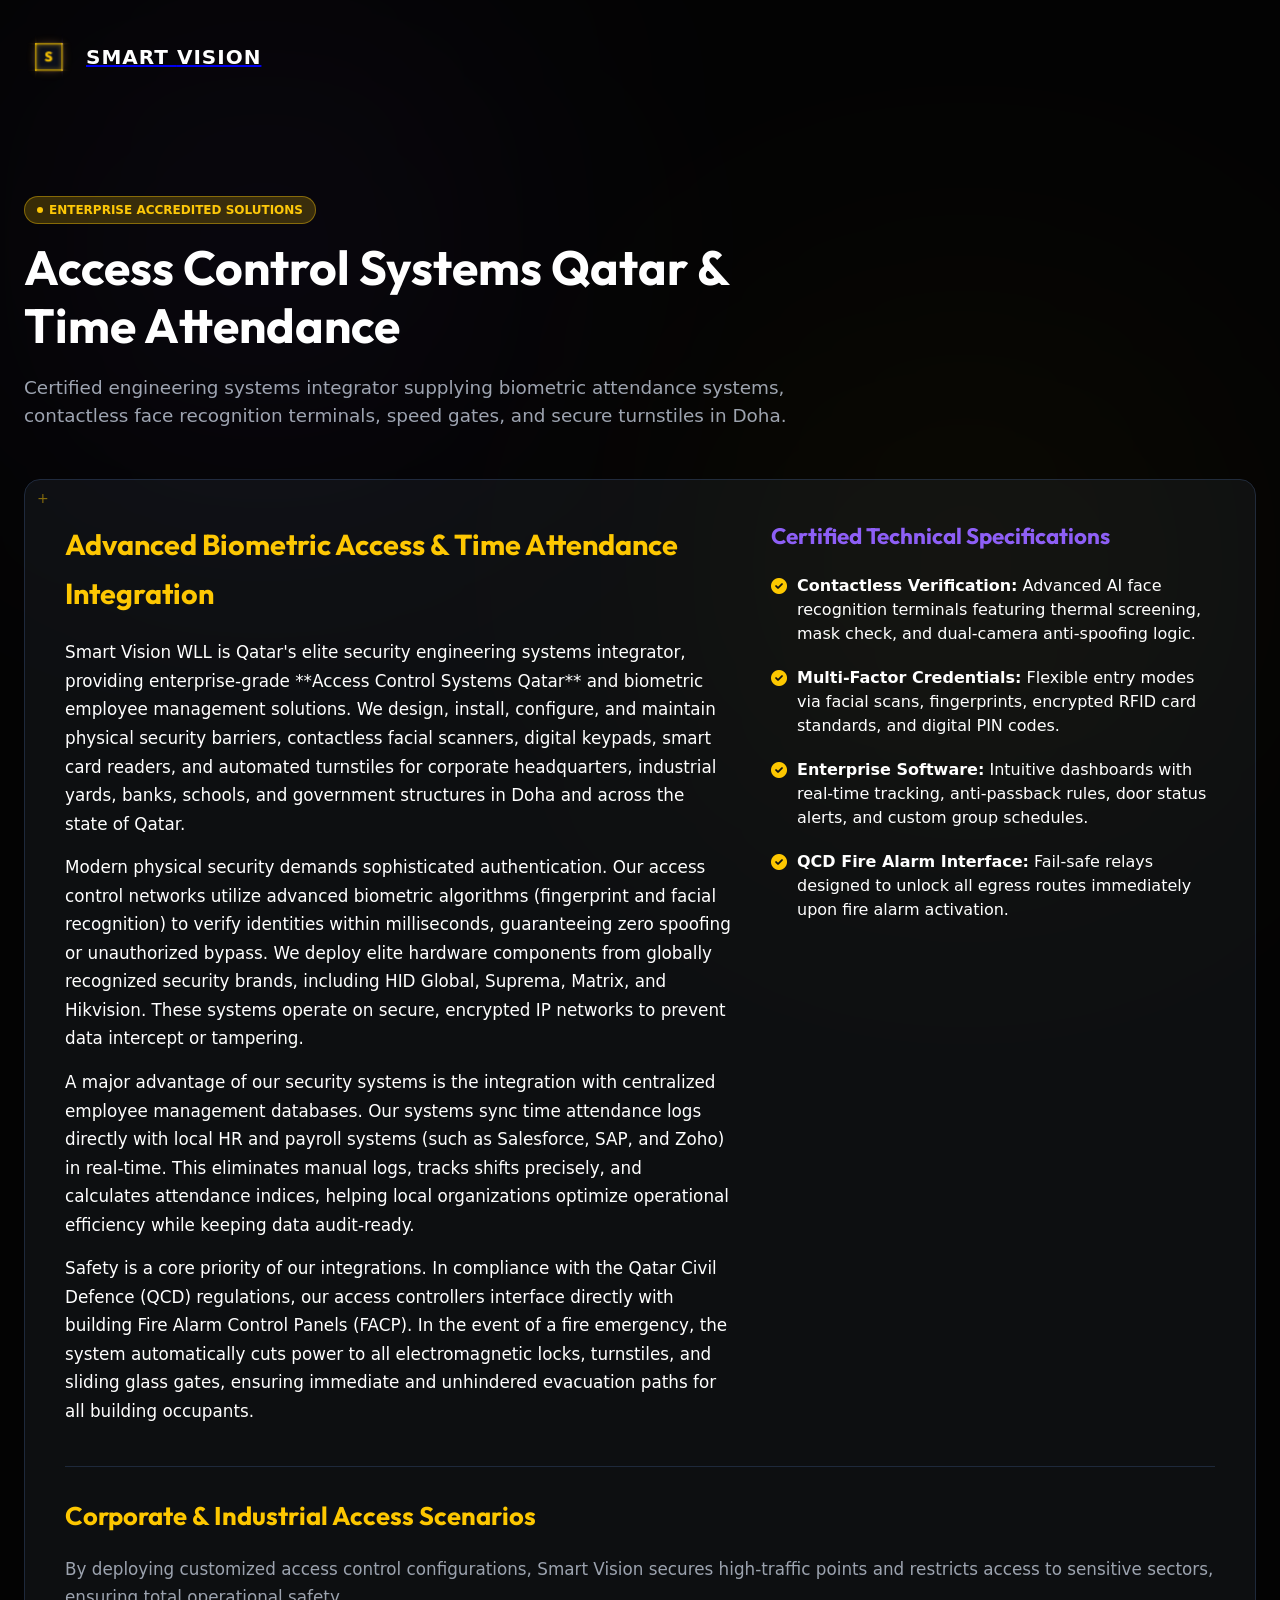
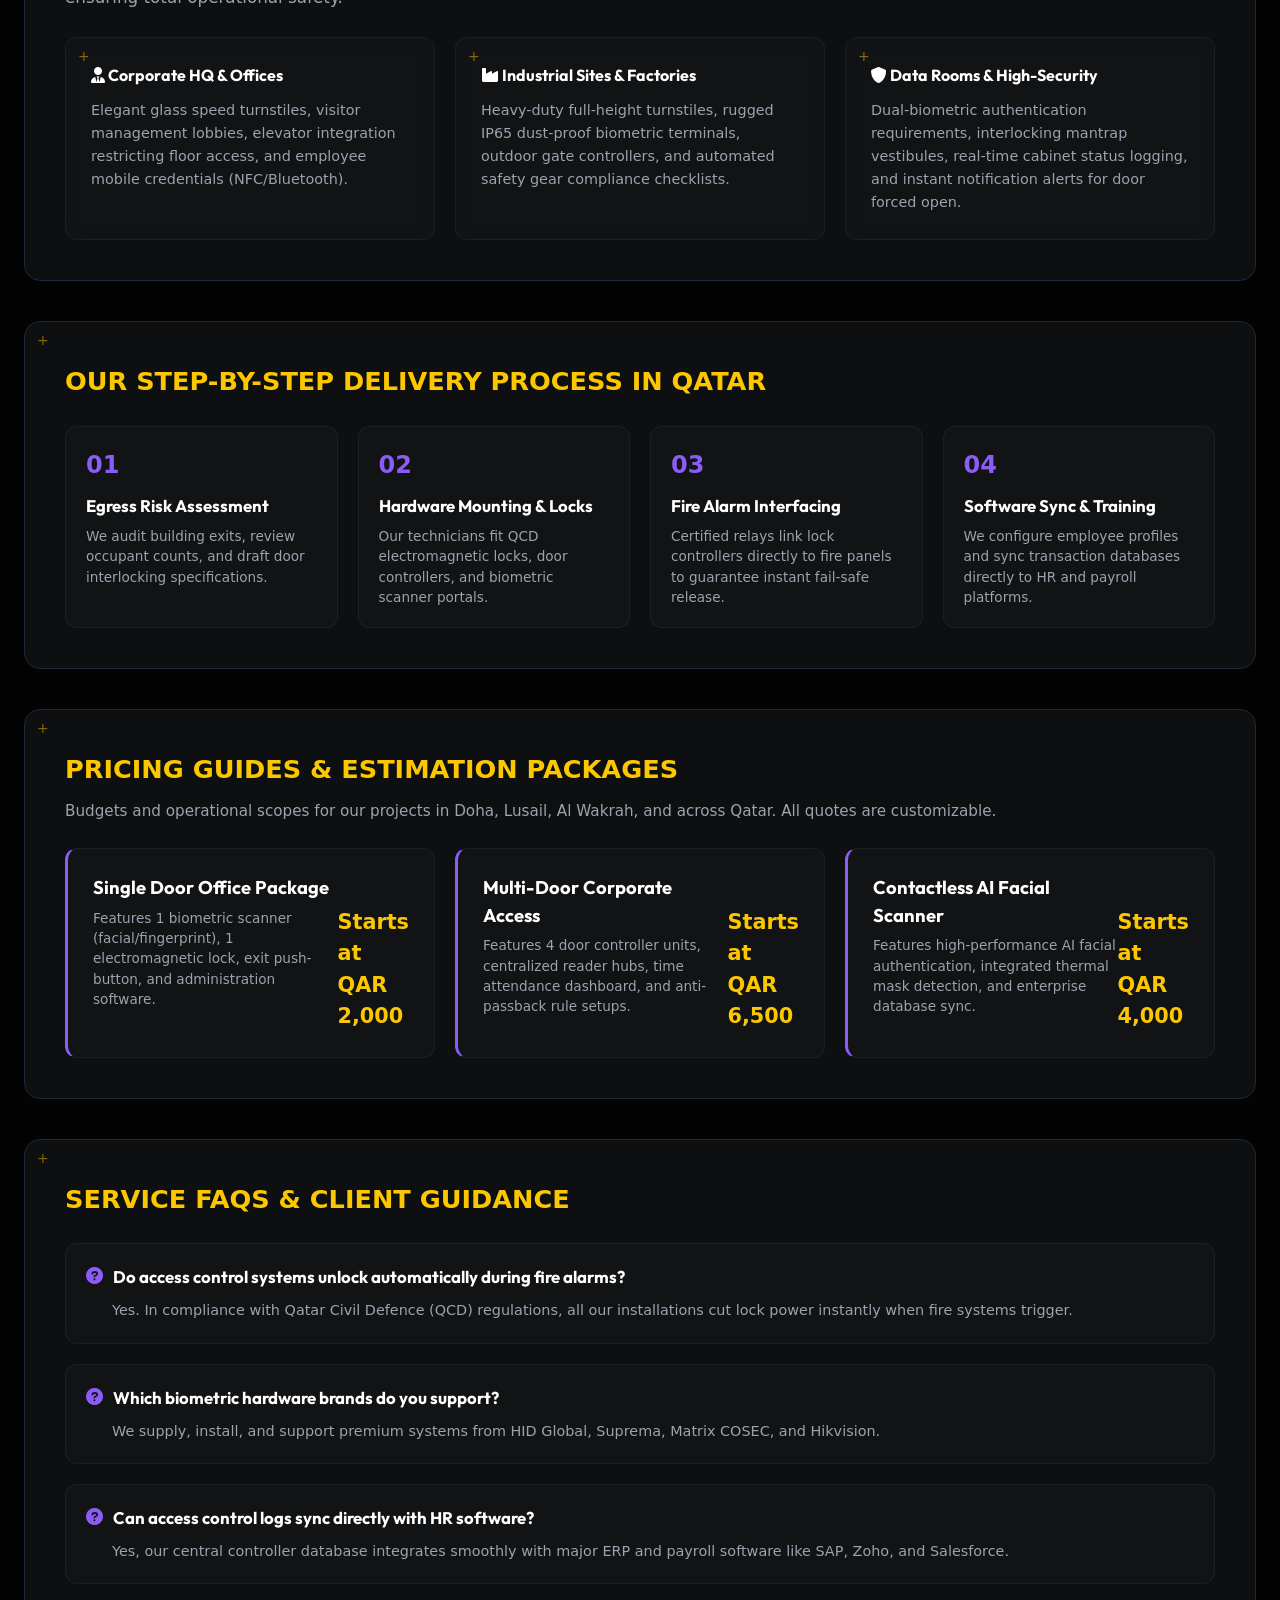
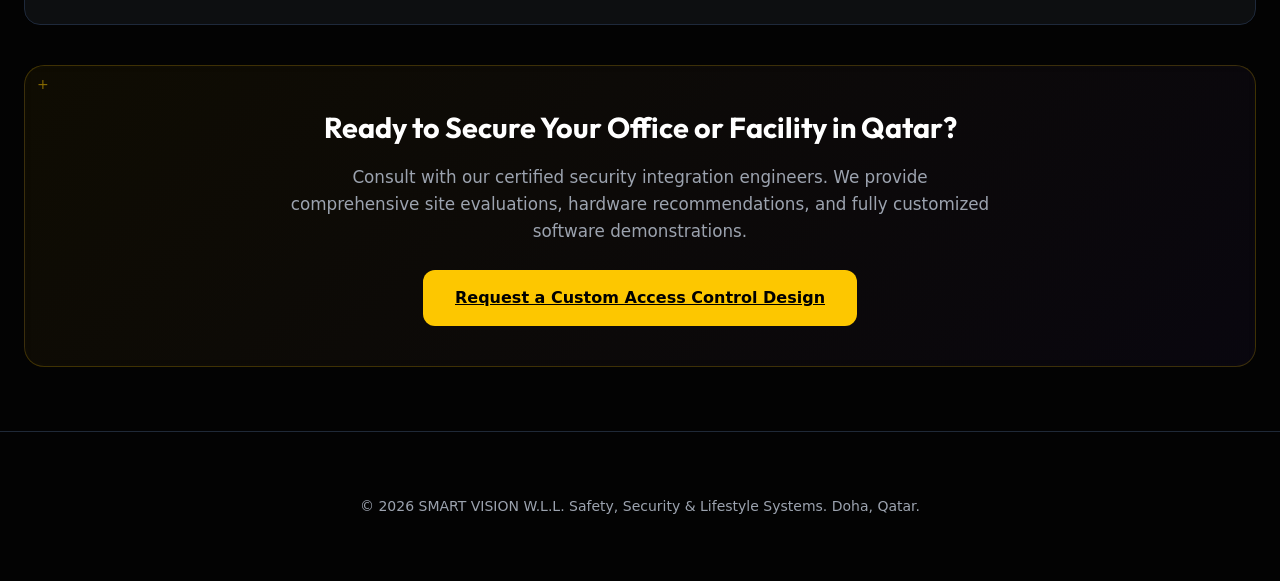
<file: access-control-systems-qatar.html>
<!DOCTYPE html>
<html lang="en">
<head>
  <meta charset="UTF-8">
  <meta name="viewport" content="width=device-width, initial-scale=1.0">
  <title>Access Control Systems Qatar | Biometric Attendance Systems Doha | Smart Vision</title>
  <meta name="description" content="Premium biometric door access control systems, time attendance systems, face recognition, card readers, and turnstiles in Doha, Qatar.">
  <meta name="keywords" content="Access Control Systems Qatar, Biometric Attendance Qatar, Time Attendance Doha, Face Recognition System, Turnstile Gate Qatar, RFID Card Reader Doha">
  <link rel="canonical" href="https://smartvisionias.netlify.app/access-control-systems-qatar">
  
  <meta name="theme-color" content="#050814">
  <link rel="icon" type="image/svg+xml" href="assets/logo.svg">
  
  <link rel="preconnect" href="https://fonts.googleapis.com">
  <link rel="preconnect" href="https://fonts.gstatic.com" crossorigin>
  <link rel="preconnect" href="https://cdnjs.cloudflare.com" crossorigin>
  <link href="https://fonts.googleapis.com/css2?family=Outfit:wght@300;400;500;600;700;800&family=Cormorant+Garamond:ital,wght@0,400;0,600;1,400&display=swap" rel="stylesheet" media="print" onload="this.media='all'" />
  <noscript><link rel="stylesheet" href="https://fonts.googleapis.com/css2?family=Outfit:wght@300;400;500;600;700;800&family=Cormorant+Garamond:ital,wght@0,400;0,600;1,400&display=swap" /></noscript>
  <link rel="stylesheet" href="https://cdnjs.cloudflare.com/ajax/libs/font-awesome/6.0.0-beta3/css/all.min.css" media="print" onload="this.media='all'" />
  <noscript><link rel="stylesheet" href="https://cdnjs.cloudflare.com/ajax/libs/font-awesome/6.0.0-beta3/css/all.min.css" /></noscript>
  <link rel="stylesheet" href="css/style.css">

  <!-- AI SEO SCHEMA BOOST -->
  <script type="application/ld+json">
  {
    "@context": "https://schema.org",
    "@type": ["Service", "SecuritySystemProvider"],
    "name": "Biometric Access Control & Attendance Systems",
    "description": "Premium biometric access control, RFID door security, and time attendance database synchronization in Qatar.",
    "provider": {
      "@type": "LocalBusiness",
      "name": "Smart Vision IAS",
      "url": "https://smartvisionias.netlify.app/",
      "logo": "https://smartvisionias.netlify.app/assets/logo.svg",
      "image": "https://smartvisionias.netlify.app/assets/logo.svg",
      "telephone": "+974-30544802",
      "email": "smartvisionwll@gmail.com",
      "address": {
        "@type": "PostalAddress",
        "addressLocality": "Doha",
        "addressCountry": "QA"
      }
    },
    "areaServed": {
      "@type": "Country",
      "name": "Qatar"
    },
    "hasOfferCatalog": {
      "@type": "OfferCatalog",
      "name": "Technical Services catalog",
      "itemListElement": [
        
        {
          "@type": "Offer",
          "itemOffered": {
            "@type": "Service",
            "name": "Single Door Office Package",
            "description": "Features 1 biometric scanner (facial/fingerprint), 1 electromagnetic lock, exit push-button, and administration software."
          },
          "priceSpecification": {
            "@type": "PriceSpecification",
            "price": "0",
            "priceCurrency": "QAR"
          }
        }
        ,
        {
          "@type": "Offer",
          "itemOffered": {
            "@type": "Service",
            "name": "Multi-Door Corporate Access",
            "description": "Features 4 door controller units, centralized reader hubs, time attendance dashboard, and anti-passback rule setups."
          },
          "priceSpecification": {
            "@type": "PriceSpecification",
            "price": "0",
            "priceCurrency": "QAR"
          }
        }
        ,
        {
          "@type": "Offer",
          "itemOffered": {
            "@type": "Service",
            "name": "Contactless AI Facial Scanner",
            "description": "Features high-performance AI facial authentication, integrated thermal mask detection, and enterprise database sync."
          },
          "priceSpecification": {
            "@type": "PriceSpecification",
            "price": "0",
            "priceCurrency": "QAR"
          }
        }
        
      ]
    },
    "mainEntity": {
      "@type": "FAQPage",
      "mainEntity": [
        
        {
          "@type": "Question",
          "name": "Do access control systems unlock automatically during fire alarms?",
          "acceptedAnswer": {
            "@type": "Answer",
            "text": "Yes. In compliance with Qatar Civil Defence (QCD) regulations, all our installations cut lock power instantly when fire systems trigger."
          }
        }
        ,
        {
          "@type": "Question",
          "name": "Which biometric hardware brands do you support?",
          "acceptedAnswer": {
            "@type": "Answer",
            "text": "We supply, install, and support premium systems from HID Global, Suprema, Matrix COSEC, and Hikvision."
          }
        }
        ,
        {
          "@type": "Question",
          "name": "Can access control logs sync directly with HR software?",
          "acceptedAnswer": {
            "@type": "Answer",
            "text": "Yes, our central controller database integrates smoothly with major ERP and payroll software like SAP, Zoho, and Salesforce."
          }
        }
        
      ]
    }
  }
  </script>
</head>
<body>
  <div class="cursor-dot" id="cursorDot"></div>
  <div class="cursor-ring" id="cursorRing"></div>

  <!-- Ambient Background Glow Blobs -->
  <div class="glow-blob glow-blob-1" aria-hidden="true"></div>
  <div class="glow-blob glow-blob-2" aria-hidden="true"></div>

  <!-- Header -->
  <header class="relative z-20 max-w-7xl mx-auto px-6 md:px-12 lg:px-8 xl:px-16 pt-8 flex justify-between items-center animate-fade-in">
    <a href="index.html" class="flex items-center gap-3 logo-link text-decoration-none" aria-label="Smart Vision Home">
      <div class="logo-3d-container">
        <div class="logo-3d-cube">
          <div class="cube-face face-front">S</div>
          <div class="cube-face face-back">V</div>
          <div class="cube-face face-left">S</div>
          <div class="cube-face face-right">V</div>
          <div class="cube-face face-top">S</div>
          <div class="cube-face face-bottom">V</div>
        </div>
      </div>
      <span class="logo-text-3d text-white font-bold text-xl tracking-wider font-display">SMART <span class="text-[#FDC700] italic font-serif">VISION</span></span>
    </a>
  </header>

  <main id="mainContent" style="padding-top: 50px;">
    <section class="container mx-auto px-6 md:px-12 lg:px-8 xl:px-16 py-16">
      <div class="container">
        <!-- Hero Title -->
        <div class="showcase-header reveal" style="text-align: left; max-width: 800px; margin-bottom: 50px;">
          <div class="badge" style="background-color: rgba(253, 199, 0, 0.2); border: 1px solid rgba(253, 199, 0, 0.4); color: #fdc700; padding: 4px 12px; border-radius: 9999px; font-size: 0.75rem; font-weight: 600; display: inline-flex; align-items: center; gap: 6px;">
            <span style="width: 6px; height: 6px; background: #fdc700; border-radius: 50%;"></span>
            <span>ENTERPRISE ACCREDITED SOLUTIONS</span>
          </div>
          <h1 class="hero-title" style="font-size: 3rem; margin-top: 15px; margin-bottom: 20px; line-height: 1.2;">
            Access Control <span class="text-[#FDC700] italic font-serif">Systems</span> Qatar &amp; Time Attendance
          </h1>
          <p class="hero-subtitle" style="font-size: 1.15rem; color: #9CA3AF; max-width: 100%;">
            Certified engineering systems integrator supplying biometric attendance systems, contactless face recognition terminals, speed gates, and secure turnstiles in Doha.
          </p>
        </div>

        <!-- Rich Content Grid -->
        <div class="product-card" style="padding: 40px; margin-bottom: 40px;">
          <div style="display: grid; grid-template-columns: 1.2fr 0.8fr; gap: 40px; margin-bottom: 40px;">
            <div style="font-family: var(--font-sans); font-size: 1.05rem; line-height: 1.7; color: #FFFFFF;">
              <h2 style="color: #fdc700; margin-bottom: 20px; font-size: 1.8rem;">Advanced Biometric Access &amp; Time Attendance Integration</h2>
              <p style="margin-bottom: 15px;">
                Smart Vision WLL is Qatar's elite security engineering systems integrator, providing enterprise-grade **Access Control Systems Qatar** and biometric employee management solutions. We design, install, configure, and maintain physical security barriers, contactless facial scanners, digital keypads, smart card readers, and automated turnstiles for corporate headquarters, industrial yards, banks, schools, and government structures in Doha and across the state of Qatar.
              </p>
              <p style="margin-bottom: 15px;">
                Modern physical security demands sophisticated authentication. Our access control networks utilize advanced biometric algorithms (fingerprint and facial recognition) to verify identities within milliseconds, guaranteeing zero spoofing or unauthorized bypass. We deploy elite hardware components from globally recognized security brands, including HID Global, Suprema, Matrix, and Hikvision. These systems operate on secure, encrypted IP networks to prevent data intercept or tampering.
              </p>
              <p style="margin-bottom: 15px;">
                A major advantage of our security systems is the integration with centralized employee management databases. Our systems sync time attendance logs directly with local HR and payroll systems (such as Salesforce, SAP, and Zoho) in real-time. This eliminates manual logs, tracks shifts precisely, and calculates attendance indices, helping local organizations optimize operational efficiency while keeping data audit-ready.
              </p>
              <p>
                Safety is a core priority of our integrations. In compliance with the Qatar Civil Defence (QCD) regulations, our access controllers interface directly with building Fire Alarm Control Panels (FACP). In the event of a fire emergency, the system automatically cuts power to all electromagnetic locks, turnstiles, and sliding glass gates, ensuring immediate and unhindered evacuation paths for all building occupants.
              </p>
            </div>
            <div>
              <h3 style="color: #8B5CF6; margin-bottom: 20px; font-size: 1.4rem;">Certified Technical Specifications</h3>
              <ul style="list-style: none; display: grid; gap: 20px; padding-left: 0;">
                <li style="display: flex; gap: 10px; align-items: start;">
                  <i class="fas fa-check-circle" style="color: #fdc700; margin-top: 4px;"></i>
                  <span><strong>Contactless Verification:</strong> Advanced AI face recognition terminals featuring thermal screening, mask check, and dual-camera anti-spoofing logic.</span>
                </li>
                <li style="display: flex; gap: 10px; align-items: start;">
                  <i class="fas fa-check-circle" style="color: #fdc700; margin-top: 4px;"></i>
                  <span><strong>Multi-Factor Credentials:</strong> Flexible entry modes via facial scans, fingerprints, encrypted RFID card standards, and digital PIN codes.</span>
                </li>
                <li style="display: flex; gap: 10px; align-items: start;">
                  <i class="fas fa-check-circle" style="color: #fdc700; margin-top: 4px;"></i>
                  <span><strong>Enterprise Software:</strong> Intuitive dashboards with real-time tracking, anti-passback rules, door status alerts, and custom group schedules.</span>
                </li>
                <li style="display: flex; gap: 10px; align-items: start;">
                  <i class="fas fa-check-circle" style="color: #fdc700; margin-top: 4px;"></i>
                  <span><strong>QCD Fire Alarm Interface:</strong> Fail-safe relays designed to unlock all egress routes immediately upon fire alarm activation.</span>
                </li>
              </ul>
            </div>
          </div>

          <hr style="border: 0; border-top: 1px solid var(--color-border); margin: 30px 0;">

          <!-- Industries & Tech Section -->
          <div>
            <h3 style="color: #fdc700; font-size: 1.6rem; margin-bottom: 20px;">Corporate &amp; Industrial Access Scenarios</h3>
            <p style="font-family: var(--font-sans); font-size: 1.05rem; line-height: 1.7; color: #9CA3AF; margin-bottom: 25px;">
              By deploying customized access control configurations, Smart Vision secures high-traffic points and restricts access to sensitive sectors, ensuring total operational safety.
            </p>
            <div style="display: grid; grid-template-columns: repeat(3, 1fr); gap: 20px;">
              <div class="product-card" style="padding: 25px; background: rgba(255,255,255,0.02); border-radius: 12px; border: 1px solid rgba(255,255,255,0.05);">
                <h4 style="color: #fff; margin-bottom: 12px;"><i class="fas fa-user-tie text-[#FDC700]"></i> Corporate HQ &amp; Offices</h4>
                <p style="font-size: 0.9rem; color: #9CA3AF; line-height: 1.6;">
                  Elegant glass speed turnstiles, visitor management lobbies, elevator integration restricting floor access, and employee mobile credentials (NFC/Bluetooth).
                </p>
              </div>
              <div class="product-card" style="padding: 25px; background: rgba(255,255,255,0.02); border-radius: 12px; border: 1px solid rgba(255,255,255,0.05);">
                <h4 style="color: #fff; margin-bottom: 12px;"><i class="fas fa-industry text-[#FDC700]"></i> Industrial Sites &amp; Factories</h4>
                <p style="font-size: 0.9rem; color: #9CA3AF; line-height: 1.6;">
                  Heavy-duty full-height turnstiles, rugged IP65 dust-proof biometric terminals, outdoor gate controllers, and automated safety gear compliance checklists.
                </p>
              </div>
              <div class="product-card" style="padding: 25px; background: rgba(255,255,255,0.02); border-radius: 12px; border: 1px solid rgba(255,255,255,0.05);">
                <h4 style="color: #fff; margin-bottom: 12px;"><i class="fas fa-shield-alt text-[#FDC700]"></i> Data Rooms &amp; High-Security</h4>
                <p style="font-size: 0.9rem; color: #9CA3AF; line-height: 1.6;">
                  Dual-biometric authentication requirements, interlocking mantrap vestibules, real-time cabinet status logging, and instant notification alerts for door forced open.
                </p>
              </div>
            </div>
          </div>
        </div>

        
          <!-- AI SEO OPTIMIZATION: Process Flow -->
          <div class="product-card" style="padding: 40px; margin-bottom: 40px;">
            <h3 style="color: #fdc700; font-size: 1.6rem; margin-bottom: 25px; text-transform: uppercase; font-family: var(--font-sans); font-weight: 700;">
              Our Step-by-Step Delivery Process in Qatar
            </h3>
            <div style="display: grid; grid-template-columns: repeat(auto-fit, minmax(200px, 1fr)); gap: 20px;">
              
                <div style="background: rgba(255,255,255,0.02); border: 1px solid rgba(255,255,255,0.05); border-radius: 12px; padding: 20px; position: relative;">
                  <div style="color: #8B5CF6; font-weight: 800; font-size: 1.5rem; margin-bottom: 10px; font-family: var(--font-sans);">01</div>
                  <h4 style="color: #fff; font-size: 1.05rem; font-weight: 700; margin-bottom: 8px;">Egress Risk Assessment</h4>
                  <p style="font-size: 0.85rem; color: #9CA3AF; line-height: 1.5; margin: 0;">We audit building exits, review occupant counts, and draft door interlocking specifications.</p>
                </div>
              
                <div style="background: rgba(255,255,255,0.02); border: 1px solid rgba(255,255,255,0.05); border-radius: 12px; padding: 20px; position: relative;">
                  <div style="color: #8B5CF6; font-weight: 800; font-size: 1.5rem; margin-bottom: 10px; font-family: var(--font-sans);">02</div>
                  <h4 style="color: #fff; font-size: 1.05rem; font-weight: 700; margin-bottom: 8px;">Hardware Mounting & Locks</h4>
                  <p style="font-size: 0.85rem; color: #9CA3AF; line-height: 1.5; margin: 0;">Our technicians fit QCD electromagnetic locks, door controllers, and biometric scanner portals.</p>
                </div>
              
                <div style="background: rgba(255,255,255,0.02); border: 1px solid rgba(255,255,255,0.05); border-radius: 12px; padding: 20px; position: relative;">
                  <div style="color: #8B5CF6; font-weight: 800; font-size: 1.5rem; margin-bottom: 10px; font-family: var(--font-sans);">03</div>
                  <h4 style="color: #fff; font-size: 1.05rem; font-weight: 700; margin-bottom: 8px;">Fire Alarm Interfacing</h4>
                  <p style="font-size: 0.85rem; color: #9CA3AF; line-height: 1.5; margin: 0;">Certified relays link lock controllers directly to fire panels to guarantee instant fail-safe release.</p>
                </div>
              
                <div style="background: rgba(255,255,255,0.02); border: 1px solid rgba(255,255,255,0.05); border-radius: 12px; padding: 20px; position: relative;">
                  <div style="color: #8B5CF6; font-weight: 800; font-size: 1.5rem; margin-bottom: 10px; font-family: var(--font-sans);">04</div>
                  <h4 style="color: #fff; font-size: 1.05rem; font-weight: 700; margin-bottom: 8px;">Software Sync & Training</h4>
                  <p style="font-size: 0.85rem; color: #9CA3AF; line-height: 1.5; margin: 0;">We configure employee profiles and sync transaction databases directly to HR and payroll platforms.</p>
                </div>
              
            </div>
          </div>

          <!-- AI SEO OPTIMIZATION: Pricing Guides & Estimations -->
          <div class="product-card" style="padding: 40px; margin-bottom: 40px;">
            <h3 style="color: #fdc700; font-size: 1.6rem; margin-bottom: 10px; text-transform: uppercase; font-family: var(--font-sans); font-weight: 700;">
              Pricing Guides &amp; Estimation Packages
            </h3>
            <p style="font-size: 0.95rem; color: #9CA3AF; margin-bottom: 25px; line-height: 1.6;">
              Budgets and operational scopes for our projects in Doha, Lusail, Al Wakrah, and across Qatar. All quotes are customizable.
            </p>
            <div style="display: grid; grid-template-columns: repeat(auto-fit, minmax(260px, 1fr)); gap: 20px;">
              
                <div style="background: rgba(255,255,255,0.02); border: 1px solid rgba(255,255,255,0.05); border-radius: 12px; padding: 25px; display: flex; flex-col; justify-content: space-between; border-left: 3px solid #8B5CF6;">
                  <div>
                    <h4 style="color: #fff; font-size: 1.15rem; font-weight: 700; margin-bottom: 6px;">Single Door Office Package</h4>
                    <p style="font-size: 0.85rem; color: #9CA3AF; line-height: 1.5; margin-bottom: 15px;">Features 1 biometric scanner (facial/fingerprint), 1 electromagnetic lock, exit push-button, and administration software.</p>
                  </div>
                  <div style="color: #fdc700; font-weight: 800; font-size: 1.3rem; margin-top: auto; font-family: var(--font-sans);">
                    Starts at QAR 2,000
                  </div>
                </div>
              
                <div style="background: rgba(255,255,255,0.02); border: 1px solid rgba(255,255,255,0.05); border-radius: 12px; padding: 25px; display: flex; flex-col; justify-content: space-between; border-left: 3px solid #8B5CF6;">
                  <div>
                    <h4 style="color: #fff; font-size: 1.15rem; font-weight: 700; margin-bottom: 6px;">Multi-Door Corporate Access</h4>
                    <p style="font-size: 0.85rem; color: #9CA3AF; line-height: 1.5; margin-bottom: 15px;">Features 4 door controller units, centralized reader hubs, time attendance dashboard, and anti-passback rule setups.</p>
                  </div>
                  <div style="color: #fdc700; font-weight: 800; font-size: 1.3rem; margin-top: auto; font-family: var(--font-sans);">
                    Starts at QAR 6,500
                  </div>
                </div>
              
                <div style="background: rgba(255,255,255,0.02); border: 1px solid rgba(255,255,255,0.05); border-radius: 12px; padding: 25px; display: flex; flex-col; justify-content: space-between; border-left: 3px solid #8B5CF6;">
                  <div>
                    <h4 style="color: #fff; font-size: 1.15rem; font-weight: 700; margin-bottom: 6px;">Contactless AI Facial Scanner</h4>
                    <p style="font-size: 0.85rem; color: #9CA3AF; line-height: 1.5; margin-bottom: 15px;">Features high-performance AI facial authentication, integrated thermal mask detection, and enterprise database sync.</p>
                  </div>
                  <div style="color: #fdc700; font-weight: 800; font-size: 1.3rem; margin-top: auto; font-family: var(--font-sans);">
                    Starts at QAR 4,000
                  </div>
                </div>
              
            </div>
          </div>

          <!-- AI SEO OPTIMIZATION: Frequently Asked Questions -->
          <div class="product-card" style="padding: 40px; margin-bottom: 40px;">
            <h3 style="color: #fdc700; font-size: 1.6rem; margin-bottom: 25px; text-transform: uppercase; font-family: var(--font-sans); font-weight: 700;">
              Service FAQs &amp; Client Guidance
            </h3>
            <div style="display: grid; grid-template-columns: 1fr; gap: 20px;">
              
                <div style="background: rgba(255,255,255,0.02); border: 1px solid rgba(255,255,255,0.05); border-radius: 12px; padding: 20px;">
                  <h4 style="color: #fff; font-size: 1.05rem; font-weight: 700; margin-bottom: 10px; display: flex; align-items: center; gap: 10px;">
                    <i class="fas fa-question-circle" style="color: #8B5CF6;"></i> Do access control systems unlock automatically during fire alarms?
                  </h4>
                  <p style="font-size: 0.9rem; color: #9CA3AF; line-height: 1.6; margin: 0; padding-left: 26px;">Yes. In compliance with Qatar Civil Defence (QCD) regulations, all our installations cut lock power instantly when fire systems trigger.</p>
                </div>
              
                <div style="background: rgba(255,255,255,0.02); border: 1px solid rgba(255,255,255,0.05); border-radius: 12px; padding: 20px;">
                  <h4 style="color: #fff; font-size: 1.05rem; font-weight: 700; margin-bottom: 10px; display: flex; align-items: center; gap: 10px;">
                    <i class="fas fa-question-circle" style="color: #8B5CF6;"></i> Which biometric hardware brands do you support?
                  </h4>
                  <p style="font-size: 0.9rem; color: #9CA3AF; line-height: 1.6; margin: 0; padding-left: 26px;">We supply, install, and support premium systems from HID Global, Suprema, Matrix COSEC, and Hikvision.</p>
                </div>
              
                <div style="background: rgba(255,255,255,0.02); border: 1px solid rgba(255,255,255,0.05); border-radius: 12px; padding: 20px;">
                  <h4 style="color: #fff; font-size: 1.05rem; font-weight: 700; margin-bottom: 10px; display: flex; align-items: center; gap: 10px;">
                    <i class="fas fa-question-circle" style="color: #8B5CF6;"></i> Can access control logs sync directly with HR software?
                  </h4>
                  <p style="font-size: 0.9rem; color: #9CA3AF; line-height: 1.6; margin: 0; padding-left: 26px;">Yes, our central controller database integrates smoothly with major ERP and payroll software like SAP, Zoho, and Salesforce.</p>
                </div>
              
            </div>
          </div>
  
        <!-- Proposal Callout -->
        <div class="product-card" style="padding: 40px; text-align: center; background: linear-gradient(135deg, rgba(253,199,0,0.05), rgba(139,92,246,0.05)); border: 1px solid rgba(253,199,0,0.2); border-radius: 20px;">
          <h3 style="color: #fff; margin-bottom: 15px; font-size: 1.8rem;">Ready to Secure Your Office or Facility in Qatar?</h3>
          <p style="color: #9CA3AF; max-width: 700px; margin: 0 auto 25px; font-family: var(--font-sans); font-size: 1.05rem; line-height: 1.6;">
            Consult with our certified security integration engineers. We provide comprehensive site evaluations, hardware recommendations, and fully customized software demonstrations.
          </p>
          <a href="https://wa.me/97430544802" target="_blank" rel="noopener noreferrer" class="bg-yellow-400 text-black px-8 py-4 rounded-xl font-bold hover:bg-yellow-300 transition-all inline-block">Request a Custom Access Control Design</a>
        </div>
      </div>
    </section>
  </main>

  <!-- Footer -->
  <footer class="border-t border-gray-800 py-16 relative z-10">
    <div class="container mx-auto px-6 text-center">
      <p class="text-gray-400 text-sm">&copy; 2026 SMART VISION W.L.L. Safety, Security &amp; Lifestyle Systems. Doha, Qatar.</p>
    </div>
  </footer>

  <script src="js/app.js" defer></script>
</body>
</html>
</file>
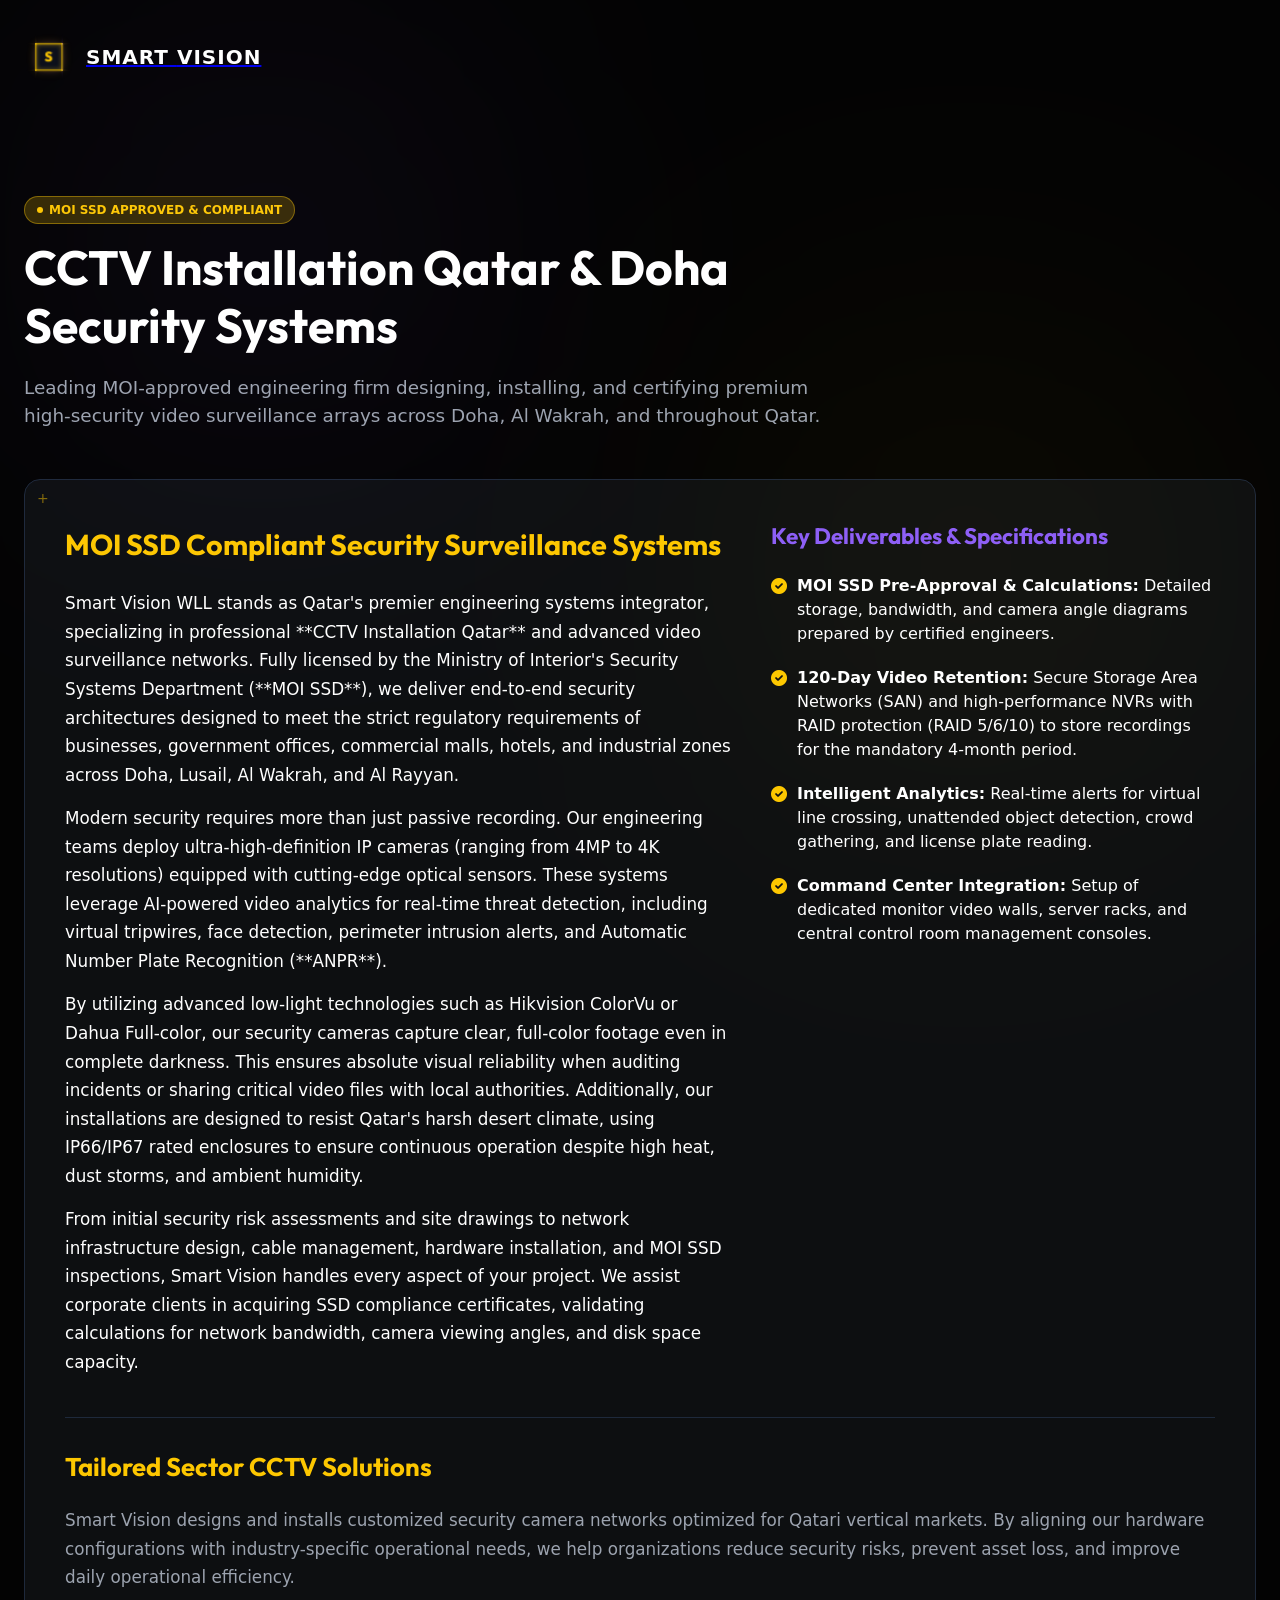
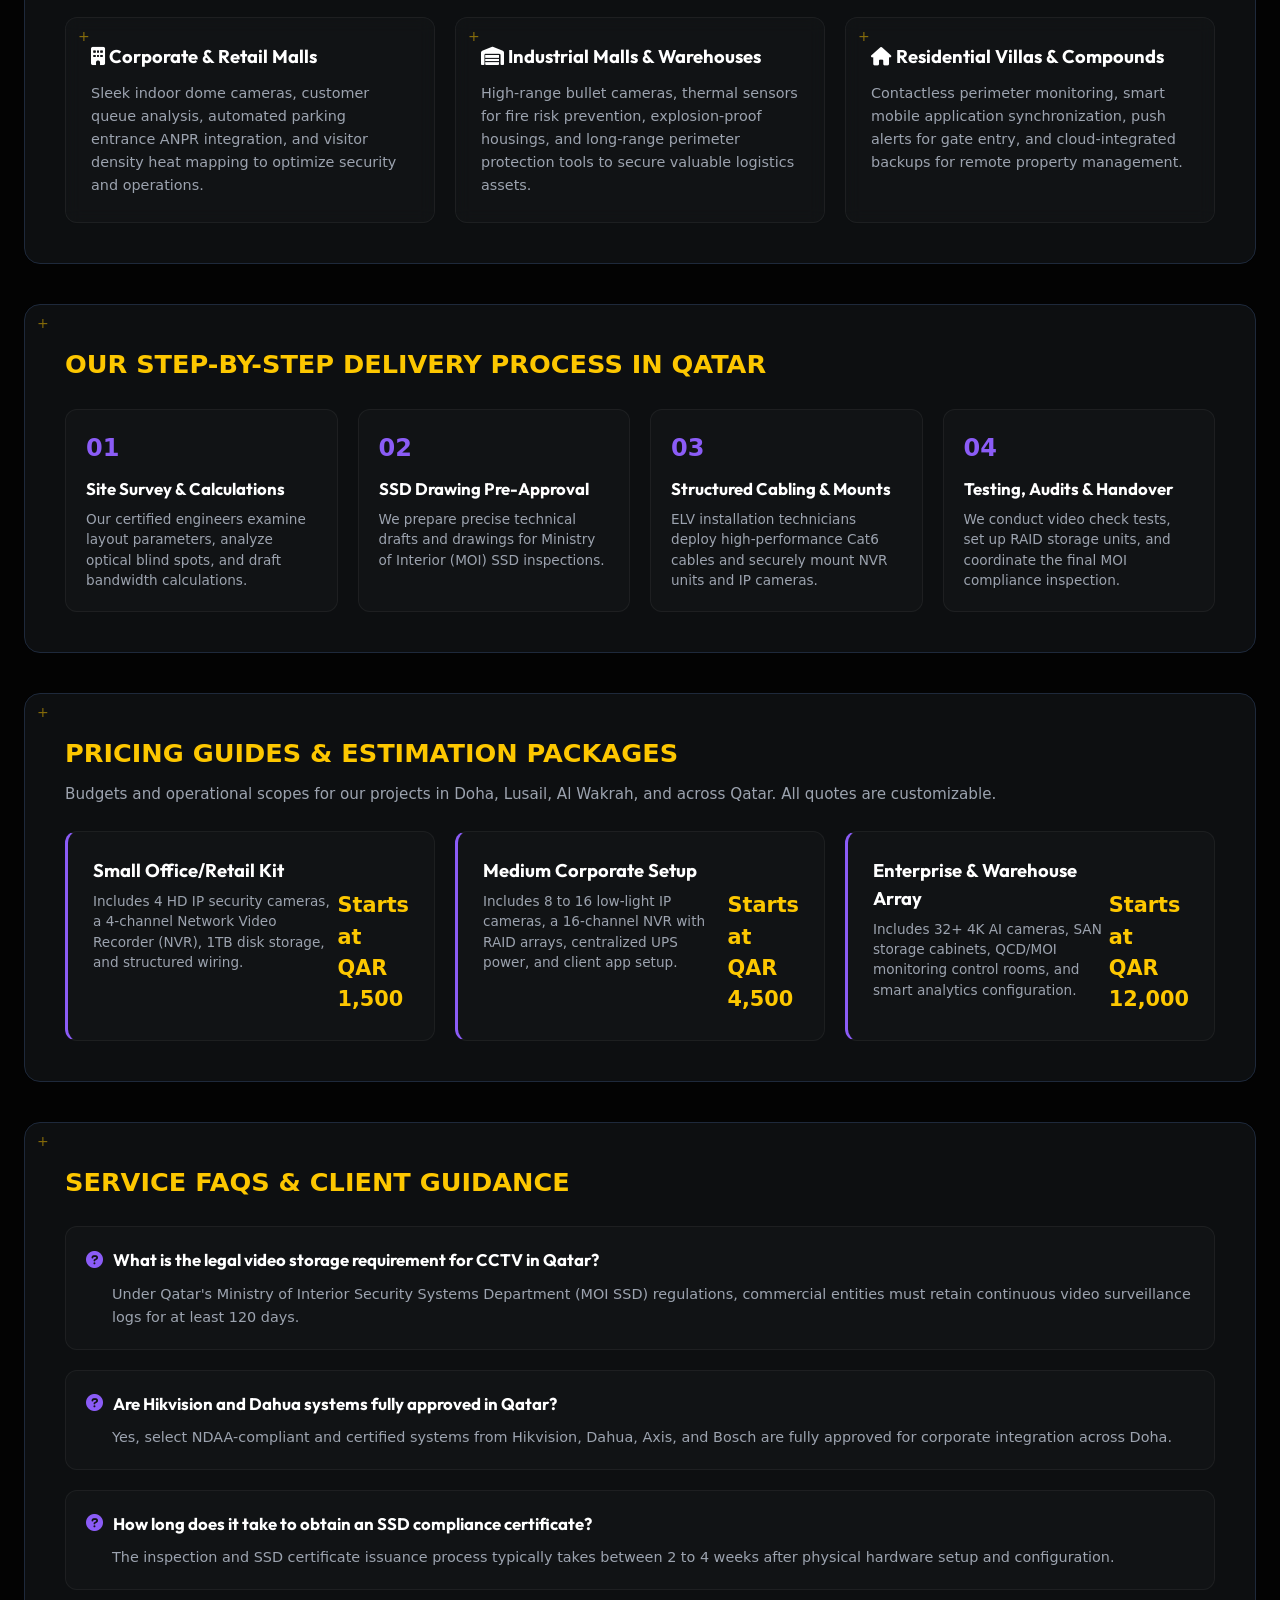
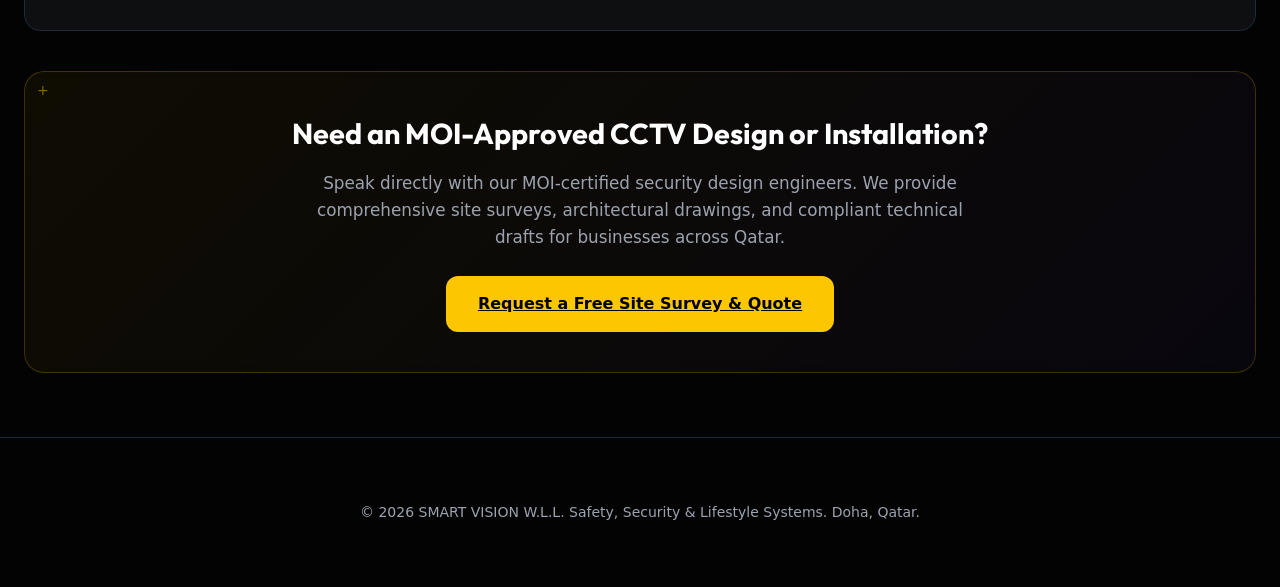
<file: cctv-installation-qatar.html>
<!DOCTYPE html>
<html lang="en">
<head>
  <meta charset="UTF-8">
  <meta name="viewport" content="width=device-width, initial-scale=1.0">
  <title>CCTV Installation Qatar | Security Camera Installation Doha | Smart Vision</title>
  <meta name="description" content="MOI SSD approved CCTV installation company in Doha, Qatar. We design and install high-definition security camera networks, IP bullet cameras, NVRs, and control rooms.">
  <meta name="keywords" content="CCTV Installation Qatar, Security Camera Installation Doha, MOI Approved CCTV Qatar, IP Camera Installation, Dahua CCTV Qatar, Hikvision Doha, CCTV Maintenance Qatar">
  <link rel="canonical" href="https://smartvisionias.netlify.app/cctv-installation-qatar">
  
  <meta name="theme-color" content="#050814">
  <link rel="icon" type="image/svg+xml" href="assets/logo.svg">
  
  <link rel="preconnect" href="https://fonts.googleapis.com">
  <link rel="preconnect" href="https://fonts.gstatic.com" crossorigin>
  <link rel="preconnect" href="https://cdnjs.cloudflare.com" crossorigin>
  <link href="https://fonts.googleapis.com/css2?family=Outfit:wght@300;400;500;600;700;800&family=Cormorant+Garamond:ital,wght@0,400;0,600;1,400&display=swap" rel="stylesheet" media="print" onload="this.media='all'" />
  <noscript><link rel="stylesheet" href="https://fonts.googleapis.com/css2?family=Outfit:wght@300;400;500;600;700;800&family=Cormorant+Garamond:ital,wght@0,400;0,600;1,400&display=swap" /></noscript>
  <link rel="stylesheet" href="https://cdnjs.cloudflare.com/ajax/libs/font-awesome/6.0.0-beta3/css/all.min.css" media="print" onload="this.media='all'" />
  <noscript><link rel="stylesheet" href="https://cdnjs.cloudflare.com/ajax/libs/font-awesome/6.0.0-beta3/css/all.min.css" /></noscript>
  <link rel="stylesheet" href="css/style.css">

  <!-- AI SEO SCHEMA BOOST -->
  <script type="application/ld+json">
  {
    "@context": "https://schema.org",
    "@type": ["Service", "SecuritySystemProvider"],
    "name": "CCTV Installation & Security Camera Systems",
    "description": "MOI SSD compliant CCTV installation and security camera systems across Doha, Lusail, Al Wakrah, and Al Rayyan, Qatar.",
    "provider": {
      "@type": "LocalBusiness",
      "name": "Smart Vision IAS",
      "url": "https://smartvisionias.netlify.app/",
      "logo": "https://smartvisionias.netlify.app/assets/logo.svg",
      "image": "https://smartvisionias.netlify.app/assets/logo.svg",
      "telephone": "+974-30544802",
      "email": "smartvisionwll@gmail.com",
      "address": {
        "@type": "PostalAddress",
        "addressLocality": "Doha",
        "addressCountry": "QA"
      }
    },
    "areaServed": {
      "@type": "Country",
      "name": "Qatar"
    },
    "hasOfferCatalog": {
      "@type": "OfferCatalog",
      "name": "Technical Services catalog",
      "itemListElement": [
        
        {
          "@type": "Offer",
          "itemOffered": {
            "@type": "Service",
            "name": "Small Office/Retail Kit",
            "description": "Includes 4 HD IP security cameras, a 4-channel Network Video Recorder (NVR), 1TB disk storage, and structured wiring."
          },
          "priceSpecification": {
            "@type": "PriceSpecification",
            "price": "0",
            "priceCurrency": "QAR"
          }
        }
        ,
        {
          "@type": "Offer",
          "itemOffered": {
            "@type": "Service",
            "name": "Medium Corporate Setup",
            "description": "Includes 8 to 16 low-light IP cameras, a 16-channel NVR with RAID arrays, centralized UPS power, and client app setup."
          },
          "priceSpecification": {
            "@type": "PriceSpecification",
            "price": "0",
            "priceCurrency": "QAR"
          }
        }
        ,
        {
          "@type": "Offer",
          "itemOffered": {
            "@type": "Service",
            "name": "Enterprise & Warehouse Array",
            "description": "Includes 32+ 4K AI cameras, SAN storage cabinets, QCD/MOI monitoring control rooms, and smart analytics configuration."
          },
          "priceSpecification": {
            "@type": "PriceSpecification",
            "price": "0",
            "priceCurrency": "QAR"
          }
        }
        
      ]
    },
    "mainEntity": {
      "@type": "FAQPage",
      "mainEntity": [
        
        {
          "@type": "Question",
          "name": "What is the legal video storage requirement for CCTV in Qatar?",
          "acceptedAnswer": {
            "@type": "Answer",
            "text": "Under Qatar's Ministry of Interior Security Systems Department (MOI SSD) regulations, commercial entities must retain continuous video surveillance logs for at least 120 days."
          }
        }
        ,
        {
          "@type": "Question",
          "name": "Are Hikvision and Dahua systems fully approved in Qatar?",
          "acceptedAnswer": {
            "@type": "Answer",
            "text": "Yes, select NDAA-compliant and certified systems from Hikvision, Dahua, Axis, and Bosch are fully approved for corporate integration across Doha."
          }
        }
        ,
        {
          "@type": "Question",
          "name": "How long does it take to obtain an SSD compliance certificate?",
          "acceptedAnswer": {
            "@type": "Answer",
            "text": "The inspection and SSD certificate issuance process typically takes between 2 to 4 weeks after physical hardware setup and configuration."
          }
        }
        
      ]
    }
  }
  </script>
</head>
<body>
  <div class="cursor-dot" id="cursorDot"></div>
  <div class="cursor-ring" id="cursorRing"></div>

  <!-- Ambient Background Glow Blobs -->
  <div class="glow-blob glow-blob-1" aria-hidden="true"></div>
  <div class="glow-blob glow-blob-2" aria-hidden="true"></div>

  <!-- Header -->
  <header class="relative z-20 max-w-7xl mx-auto px-6 md:px-12 lg:px-8 xl:px-16 pt-8 flex justify-between items-center animate-fade-in">
    <a href="index.html" class="flex items-center gap-3 logo-link text-decoration-none" aria-label="Smart Vision Home">
      <div class="logo-3d-container">
        <div class="logo-3d-cube">
          <div class="cube-face face-front">S</div>
          <div class="cube-face face-back">V</div>
          <div class="cube-face face-left">S</div>
          <div class="cube-face face-right">V</div>
          <div class="cube-face face-top">S</div>
          <div class="cube-face face-bottom">V</div>
        </div>
      </div>
      <span class="logo-text-3d text-white font-bold text-xl tracking-wider font-display">SMART <span class="text-[#FDC700] italic font-serif">VISION</span></span>
    </a>
  </header>

  <main id="mainContent" style="padding-top: 50px;">
    <section class="container mx-auto px-6 md:px-12 lg:px-8 xl:px-16 py-16">
      <div class="container">
        <!-- Hero Title -->
        <div class="showcase-header reveal" style="text-align: left; max-width: 800px; margin-bottom: 50px;">
          <div class="badge" style="background-color: rgba(253, 199, 0, 0.2); border: 1px solid rgba(253, 199, 0, 0.4); color: #fdc700; padding: 4px 12px; border-radius: 9999px; font-size: 0.75rem; font-weight: 600; display: inline-flex; align-items: center; gap: 6px;">
            <span style="width: 6px; height: 6px; background: #fdc700; border-radius: 50%;"></span>
            <span>MOI SSD APPROVED &amp; COMPLIANT</span>
          </div>
          <h1 class="hero-title" style="font-size: 3rem; margin-top: 15px; margin-bottom: 20px; line-height: 1.2;">
            CCTV Installation <span class="text-[#FDC700] italic font-serif">Qatar</span> &amp; Doha Security Systems
          </h1>
          <p class="hero-subtitle" style="font-size: 1.15rem; color: #9CA3AF; max-width: 100%;">
            Leading MOI-approved engineering firm designing, installing, and certifying premium high-security video surveillance arrays across Doha, Al Wakrah, and throughout Qatar.
          </p>
        </div>

        <!-- Rich Content Grid -->
        <div class="product-card" style="padding: 40px; margin-bottom: 40px;">
          <div style="display: grid; grid-template-columns: 1.2fr 0.8fr; gap: 40px; margin-bottom: 40px;">
            <div style="font-family: var(--font-sans); font-size: 1.05rem; line-height: 1.7; color: #FFFFFF;">
              <h2 style="color: #fdc700; margin-bottom: 20px; font-size: 1.8rem;">MOI SSD Compliant Security Surveillance Systems</h2>
              <p style="margin-bottom: 15px;">
                Smart Vision WLL stands as Qatar's premier engineering systems integrator, specializing in professional **CCTV Installation Qatar** and advanced video surveillance networks. Fully licensed by the Ministry of Interior's Security Systems Department (**MOI SSD**), we deliver end-to-end security architectures designed to meet the strict regulatory requirements of businesses, government offices, commercial malls, hotels, and industrial zones across Doha, Lusail, Al Wakrah, and Al Rayyan.
              </p>
              <p style="margin-bottom: 15px;">
                Modern security requires more than just passive recording. Our engineering teams deploy ultra-high-definition IP cameras (ranging from 4MP to 4K resolutions) equipped with cutting-edge optical sensors. These systems leverage AI-powered video analytics for real-time threat detection, including virtual tripwires, face detection, perimeter intrusion alerts, and Automatic Number Plate Recognition (**ANPR**).
              </p>
              <p style="margin-bottom: 15px;">
                By utilizing advanced low-light technologies such as Hikvision ColorVu or Dahua Full-color, our security cameras capture clear, full-color footage even in complete darkness. This ensures absolute visual reliability when auditing incidents or sharing critical video files with local authorities. Additionally, our installations are designed to resist Qatar's harsh desert climate, using IP66/IP67 rated enclosures to ensure continuous operation despite high heat, dust storms, and ambient humidity.
              </p>
              <p>
                From initial security risk assessments and site drawings to network infrastructure design, cable management, hardware installation, and MOI SSD inspections, Smart Vision handles every aspect of your project. We assist corporate clients in acquiring SSD compliance certificates, validating calculations for network bandwidth, camera viewing angles, and disk space capacity.
              </p>
            </div>
            <div>
              <h3 style="color: #8B5CF6; margin-bottom: 20px; font-size: 1.4rem;">Key Deliverables &amp; Specifications</h3>
              <ul style="list-style: none; display: grid; gap: 20px; padding-left: 0;">
                <li style="display: flex; gap: 10px; align-items: start;">
                  <i class="fas fa-check-circle" style="color: #fdc700; margin-top: 4px;"></i>
                  <span><strong>MOI SSD Pre-Approval &amp; Calculations:</strong> Detailed storage, bandwidth, and camera angle diagrams prepared by certified engineers.</span>
                </li>
                <li style="display: flex; gap: 10px; align-items: start;">
                  <i class="fas fa-check-circle" style="color: #fdc700; margin-top: 4px;"></i>
                  <span><strong>120-Day Video Retention:</strong> Secure Storage Area Networks (SAN) and high-performance NVRs with RAID protection (RAID 5/6/10) to store recordings for the mandatory 4-month period.</span>
                </li>
                <li style="display: flex; gap: 10px; align-items: start;">
                  <i class="fas fa-check-circle" style="color: #fdc700; margin-top: 4px;"></i>
                  <span><strong>Intelligent Analytics:</strong> Real-time alerts for virtual line crossing, unattended object detection, crowd gathering, and license plate reading.</span>
                </li>
                <li style="display: flex; gap: 10px; align-items: start;">
                  <i class="fas fa-check-circle" style="color: #fdc700; margin-top: 4px;"></i>
                  <span><strong>Command Center Integration:</strong> Setup of dedicated monitor video walls, server racks, and central control room management consoles.</span>
                </li>
              </ul>
            </div>
          </div>

          <hr style="border: 0; border-top: 1px solid var(--color-border); margin: 30px 0;">

          <!-- Industries & Tech Section -->
          <div>
            <h3 style="color: #fdc700; font-size: 1.6rem; margin-bottom: 20px;">Tailored Sector CCTV Solutions</h3>
            <p style="font-family: var(--font-sans); font-size: 1.05rem; line-height: 1.7; color: #9CA3AF; margin-bottom: 25px;">
              Smart Vision designs and installs customized security camera networks optimized for Qatari vertical markets. By aligning our hardware configurations with industry-specific operational needs, we help organizations reduce security risks, prevent asset loss, and improve daily operational efficiency.
            </p>
            <div style="display: grid; grid-template-columns: repeat(3, 1fr); gap: 20px;">
              <div class="product-card" style="padding: 25px; background: rgba(255,255,255,0.02); border-radius: 12px; border: 1px solid rgba(255,255,255,0.05);">
                <h4 style="color: #fff; margin-bottom: 12px; font-size: 1.15rem;"><i class="fas fa-building text-[#FDC700]"></i> Corporate &amp; Retail Malls</h4>
                <p style="font-size: 0.9rem; color: #9CA3AF; line-height: 1.6;">
                  Sleek indoor dome cameras, customer queue analysis, automated parking entrance ANPR integration, and visitor density heat mapping to optimize security and operations.
                </p>
              </div>
              <div class="product-card" style="padding: 25px; background: rgba(255,255,255,0.02); border-radius: 12px; border: 1px solid rgba(255,255,255,0.05);">
                <h4 style="color: #fff; margin-bottom: 12px; font-size: 1.15rem;"><i class="fas fa-warehouse text-[#FDC700]"></i> Industrial Malls &amp; Warehouses</h4>
                <p style="font-size: 0.9rem; color: #9CA3AF; line-height: 1.6;">
                  High-range bullet cameras, thermal sensors for fire risk prevention, explosion-proof housings, and long-range perimeter protection tools to secure valuable logistics assets.
                </p>
              </div>
              <div class="product-card" style="padding: 25px; background: rgba(255,255,255,0.02); border-radius: 12px; border: 1px solid rgba(255,255,255,0.05);">
                <h4 style="color: #fff; margin-bottom: 12px; font-size: 1.15rem;"><i class="fas fa-home text-[#FDC700]"></i> Residential Villas &amp; Compounds</h4>
                <p style="font-size: 0.9rem; color: #9CA3AF; line-height: 1.6;">
                  Contactless perimeter monitoring, smart mobile application synchronization, push alerts for gate entry, and cloud-integrated backups for remote property management.
                </p>
              </div>
            </div>
          </div>
        </div>

        
          <!-- AI SEO OPTIMIZATION: Process Flow -->
          <div class="product-card" style="padding: 40px; margin-bottom: 40px;">
            <h3 style="color: #fdc700; font-size: 1.6rem; margin-bottom: 25px; text-transform: uppercase; font-family: var(--font-sans); font-weight: 700;">
              Our Step-by-Step Delivery Process in Qatar
            </h3>
            <div style="display: grid; grid-template-columns: repeat(auto-fit, minmax(200px, 1fr)); gap: 20px;">
              
                <div style="background: rgba(255,255,255,0.02); border: 1px solid rgba(255,255,255,0.05); border-radius: 12px; padding: 20px; position: relative;">
                  <div style="color: #8B5CF6; font-weight: 800; font-size: 1.5rem; margin-bottom: 10px; font-family: var(--font-sans);">01</div>
                  <h4 style="color: #fff; font-size: 1.05rem; font-weight: 700; margin-bottom: 8px;">Site Survey & Calculations</h4>
                  <p style="font-size: 0.85rem; color: #9CA3AF; line-height: 1.5; margin: 0;">Our certified engineers examine layout parameters, analyze optical blind spots, and draft bandwidth calculations.</p>
                </div>
              
                <div style="background: rgba(255,255,255,0.02); border: 1px solid rgba(255,255,255,0.05); border-radius: 12px; padding: 20px; position: relative;">
                  <div style="color: #8B5CF6; font-weight: 800; font-size: 1.5rem; margin-bottom: 10px; font-family: var(--font-sans);">02</div>
                  <h4 style="color: #fff; font-size: 1.05rem; font-weight: 700; margin-bottom: 8px;">SSD Drawing Pre-Approval</h4>
                  <p style="font-size: 0.85rem; color: #9CA3AF; line-height: 1.5; margin: 0;">We prepare precise technical drafts and drawings for Ministry of Interior (MOI) SSD inspections.</p>
                </div>
              
                <div style="background: rgba(255,255,255,0.02); border: 1px solid rgba(255,255,255,0.05); border-radius: 12px; padding: 20px; position: relative;">
                  <div style="color: #8B5CF6; font-weight: 800; font-size: 1.5rem; margin-bottom: 10px; font-family: var(--font-sans);">03</div>
                  <h4 style="color: #fff; font-size: 1.05rem; font-weight: 700; margin-bottom: 8px;">Structured Cabling & Mounts</h4>
                  <p style="font-size: 0.85rem; color: #9CA3AF; line-height: 1.5; margin: 0;">ELV installation technicians deploy high-performance Cat6 cables and securely mount NVR units and IP cameras.</p>
                </div>
              
                <div style="background: rgba(255,255,255,0.02); border: 1px solid rgba(255,255,255,0.05); border-radius: 12px; padding: 20px; position: relative;">
                  <div style="color: #8B5CF6; font-weight: 800; font-size: 1.5rem; margin-bottom: 10px; font-family: var(--font-sans);">04</div>
                  <h4 style="color: #fff; font-size: 1.05rem; font-weight: 700; margin-bottom: 8px;">Testing, Audits & Handover</h4>
                  <p style="font-size: 0.85rem; color: #9CA3AF; line-height: 1.5; margin: 0;">We conduct video check tests, set up RAID storage units, and coordinate the final MOI compliance inspection.</p>
                </div>
              
            </div>
          </div>

          <!-- AI SEO OPTIMIZATION: Pricing Guides & Estimations -->
          <div class="product-card" style="padding: 40px; margin-bottom: 40px;">
            <h3 style="color: #fdc700; font-size: 1.6rem; margin-bottom: 10px; text-transform: uppercase; font-family: var(--font-sans); font-weight: 700;">
              Pricing Guides &amp; Estimation Packages
            </h3>
            <p style="font-size: 0.95rem; color: #9CA3AF; margin-bottom: 25px; line-height: 1.6;">
              Budgets and operational scopes for our projects in Doha, Lusail, Al Wakrah, and across Qatar. All quotes are customizable.
            </p>
            <div style="display: grid; grid-template-columns: repeat(auto-fit, minmax(260px, 1fr)); gap: 20px;">
              
                <div style="background: rgba(255,255,255,0.02); border: 1px solid rgba(255,255,255,0.05); border-radius: 12px; padding: 25px; display: flex; flex-col; justify-content: space-between; border-left: 3px solid #8B5CF6;">
                  <div>
                    <h4 style="color: #fff; font-size: 1.15rem; font-weight: 700; margin-bottom: 6px;">Small Office/Retail Kit</h4>
                    <p style="font-size: 0.85rem; color: #9CA3AF; line-height: 1.5; margin-bottom: 15px;">Includes 4 HD IP security cameras, a 4-channel Network Video Recorder (NVR), 1TB disk storage, and structured wiring.</p>
                  </div>
                  <div style="color: #fdc700; font-weight: 800; font-size: 1.3rem; margin-top: auto; font-family: var(--font-sans);">
                    Starts at QAR 1,500
                  </div>
                </div>
              
                <div style="background: rgba(255,255,255,0.02); border: 1px solid rgba(255,255,255,0.05); border-radius: 12px; padding: 25px; display: flex; flex-col; justify-content: space-between; border-left: 3px solid #8B5CF6;">
                  <div>
                    <h4 style="color: #fff; font-size: 1.15rem; font-weight: 700; margin-bottom: 6px;">Medium Corporate Setup</h4>
                    <p style="font-size: 0.85rem; color: #9CA3AF; line-height: 1.5; margin-bottom: 15px;">Includes 8 to 16 low-light IP cameras, a 16-channel NVR with RAID arrays, centralized UPS power, and client app setup.</p>
                  </div>
                  <div style="color: #fdc700; font-weight: 800; font-size: 1.3rem; margin-top: auto; font-family: var(--font-sans);">
                    Starts at QAR 4,500
                  </div>
                </div>
              
                <div style="background: rgba(255,255,255,0.02); border: 1px solid rgba(255,255,255,0.05); border-radius: 12px; padding: 25px; display: flex; flex-col; justify-content: space-between; border-left: 3px solid #8B5CF6;">
                  <div>
                    <h4 style="color: #fff; font-size: 1.15rem; font-weight: 700; margin-bottom: 6px;">Enterprise & Warehouse Array</h4>
                    <p style="font-size: 0.85rem; color: #9CA3AF; line-height: 1.5; margin-bottom: 15px;">Includes 32+ 4K AI cameras, SAN storage cabinets, QCD/MOI monitoring control rooms, and smart analytics configuration.</p>
                  </div>
                  <div style="color: #fdc700; font-weight: 800; font-size: 1.3rem; margin-top: auto; font-family: var(--font-sans);">
                    Starts at QAR 12,000
                  </div>
                </div>
              
            </div>
          </div>

          <!-- AI SEO OPTIMIZATION: Frequently Asked Questions -->
          <div class="product-card" style="padding: 40px; margin-bottom: 40px;">
            <h3 style="color: #fdc700; font-size: 1.6rem; margin-bottom: 25px; text-transform: uppercase; font-family: var(--font-sans); font-weight: 700;">
              Service FAQs &amp; Client Guidance
            </h3>
            <div style="display: grid; grid-template-columns: 1fr; gap: 20px;">
              
                <div style="background: rgba(255,255,255,0.02); border: 1px solid rgba(255,255,255,0.05); border-radius: 12px; padding: 20px;">
                  <h4 style="color: #fff; font-size: 1.05rem; font-weight: 700; margin-bottom: 10px; display: flex; align-items: center; gap: 10px;">
                    <i class="fas fa-question-circle" style="color: #8B5CF6;"></i> What is the legal video storage requirement for CCTV in Qatar?
                  </h4>
                  <p style="font-size: 0.9rem; color: #9CA3AF; line-height: 1.6; margin: 0; padding-left: 26px;">Under Qatar's Ministry of Interior Security Systems Department (MOI SSD) regulations, commercial entities must retain continuous video surveillance logs for at least 120 days.</p>
                </div>
              
                <div style="background: rgba(255,255,255,0.02); border: 1px solid rgba(255,255,255,0.05); border-radius: 12px; padding: 20px;">
                  <h4 style="color: #fff; font-size: 1.05rem; font-weight: 700; margin-bottom: 10px; display: flex; align-items: center; gap: 10px;">
                    <i class="fas fa-question-circle" style="color: #8B5CF6;"></i> Are Hikvision and Dahua systems fully approved in Qatar?
                  </h4>
                  <p style="font-size: 0.9rem; color: #9CA3AF; line-height: 1.6; margin: 0; padding-left: 26px;">Yes, select NDAA-compliant and certified systems from Hikvision, Dahua, Axis, and Bosch are fully approved for corporate integration across Doha.</p>
                </div>
              
                <div style="background: rgba(255,255,255,0.02); border: 1px solid rgba(255,255,255,0.05); border-radius: 12px; padding: 20px;">
                  <h4 style="color: #fff; font-size: 1.05rem; font-weight: 700; margin-bottom: 10px; display: flex; align-items: center; gap: 10px;">
                    <i class="fas fa-question-circle" style="color: #8B5CF6;"></i> How long does it take to obtain an SSD compliance certificate?
                  </h4>
                  <p style="font-size: 0.9rem; color: #9CA3AF; line-height: 1.6; margin: 0; padding-left: 26px;">The inspection and SSD certificate issuance process typically takes between 2 to 4 weeks after physical hardware setup and configuration.</p>
                </div>
              
            </div>
          </div>
  
        <!-- Proposal Callout -->
        <div class="product-card" style="padding: 40px; text-align: center; background: linear-gradient(135deg, rgba(253,199,0,0.05), rgba(139,92,246,0.05)); border: 1px solid rgba(253,199,0,0.2); border-radius: 20px;">
          <h3 style="color: #fff; margin-bottom: 15px; font-size: 1.8rem;">Need an MOI-Approved CCTV Design or Installation?</h3>
          <p style="color: #9CA3AF; max-width: 700px; margin: 0 auto 25px; font-family: var(--font-sans); font-size: 1.05rem; line-height: 1.6;">
            Speak directly with our MOI-certified security design engineers. We provide comprehensive site surveys, architectural drawings, and compliant technical drafts for businesses across Qatar.
          </p>
          <a href="https://wa.me/97430544802" target="_blank" rel="noopener noreferrer" class="bg-yellow-400 text-black px-8 py-4 rounded-xl font-bold hover:bg-yellow-300 transition-all inline-block">Request a Free Site Survey &amp; Quote</a>
        </div>
      </div>
    </section>
  </main>

  <!-- Footer -->
  <footer class="border-t border-gray-800 py-16 relative z-10">
    <div class="container mx-auto px-6 text-center">
      <p class="text-gray-400 text-sm">&copy; 2026 SMART VISION W.L.L. Safety, Security &amp; Lifestyle Systems. Doha, Qatar.</p>
    </div>
  </footer>

  <script src="js/app.js" defer></script>
</body>
</html>
</file>
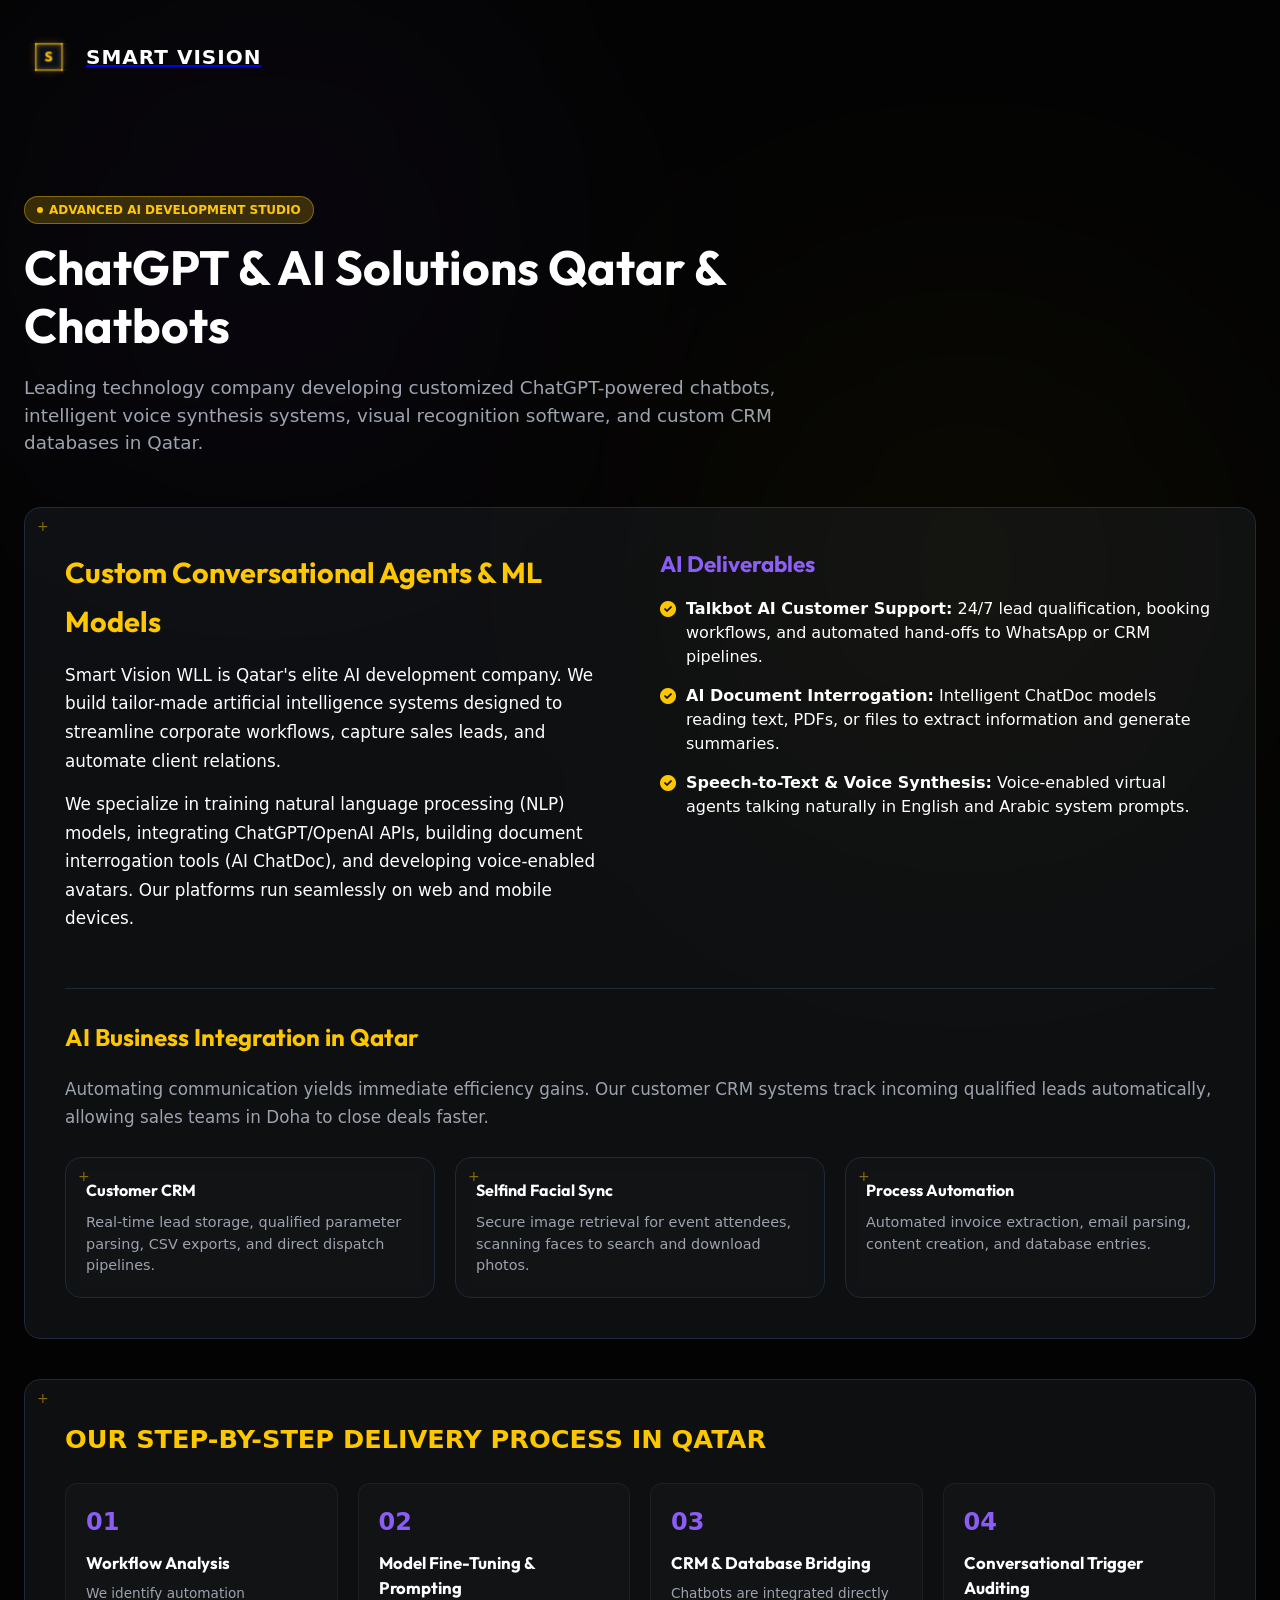
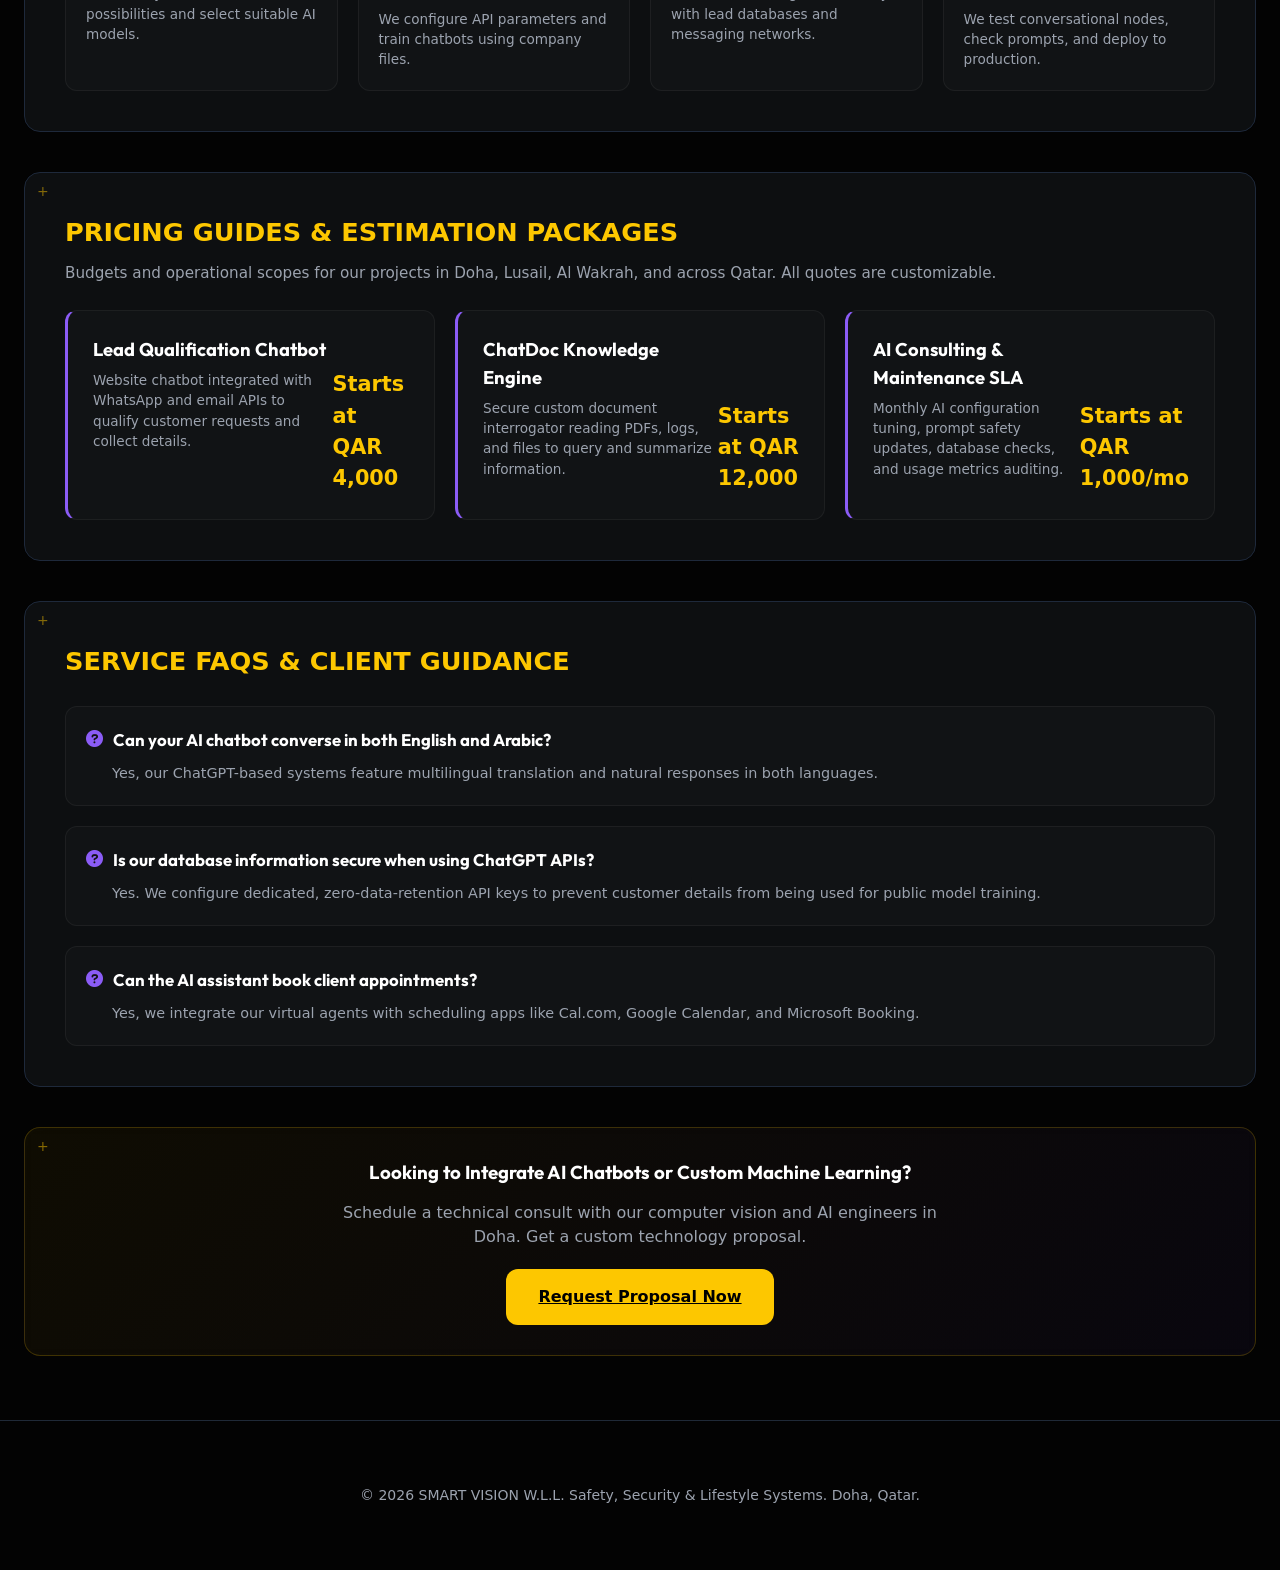
<file: chatgpt-ai-solutions-qatar.html>
<!DOCTYPE html>
<html lang="en">
<head>
  <meta charset="UTF-8">
  <meta name="viewport" content="width=device-width, initial-scale=1.0">
  <title>ChatGPT &amp; AI Solutions Qatar | Custom AI Chatbot Development | Smart Vision</title>
  <meta name="description" content="Custom AI chatbot development, NLP integration, document search tools (ChatDoc), and robotic process automation (RPA) in Doha, Qatar.">
  <meta name="keywords" content="AI Solutions Qatar, Chatbot Development Doha, ChatGPT Integration Qatar, Process Automation, Natural Language Processing Doha, RPA solutions">
  <link rel="canonical" href="https://smartvisionias.netlify.app/chatgpt-ai-solutions-qatar">
  
  <meta name="theme-color" content="#050814">
  <link rel="icon" type="image/svg+xml" href="assets/logo.svg">
  
  <link rel="preconnect" href="https://fonts.googleapis.com">
  <link rel="preconnect" href="https://fonts.gstatic.com" crossorigin>
  <link rel="preconnect" href="https://cdnjs.cloudflare.com" crossorigin>
  <link href="https://fonts.googleapis.com/css2?family=Outfit:wght@300;400;500;600;700;800&family=Cormorant+Garamond:ital,wght@0,400;0,600;1,400&display=swap" rel="stylesheet" media="print" onload="this.media='all'" />
  <noscript><link rel="stylesheet" href="https://fonts.googleapis.com/css2?family=Outfit:wght@300;400;500;600;700;800&family=Cormorant+Garamond:ital,wght@0,400;0,600;1,400&display=swap" /></noscript>
  <link rel="stylesheet" href="https://cdnjs.cloudflare.com/ajax/libs/font-awesome/6.0.0-beta3/css/all.min.css" media="print" onload="this.media='all'" />
  <noscript><link rel="stylesheet" href="https://cdnjs.cloudflare.com/ajax/libs/font-awesome/6.0.0-beta3/css/all.min.css" /></noscript>
  <link rel="stylesheet" href="css/style.css">

  <!-- AI SEO SCHEMA BOOST -->
  <script type="application/ld+json">
  {
    "@context": "https://schema.org",
    "@type": ["Service", "Service"],
    "name": "Custom ChatGPT Integration & AI Solutions",
    "description": "Enterprise ChatGPT chatbot integration, document search engines, robotic process automation (RPA), and AI tools in Qatar.",
    "provider": {
      "@type": "LocalBusiness",
      "name": "Smart Vision IAS",
      "url": "https://smartvisionias.netlify.app/",
      "logo": "https://smartvisionias.netlify.app/assets/logo.svg",
      "image": "https://smartvisionias.netlify.app/assets/logo.svg",
      "telephone": "+974-30544802",
      "email": "smartvisionwll@gmail.com",
      "address": {
        "@type": "PostalAddress",
        "addressLocality": "Doha",
        "addressCountry": "QA"
      }
    },
    "areaServed": {
      "@type": "Country",
      "name": "Qatar"
    },
    "hasOfferCatalog": {
      "@type": "OfferCatalog",
      "name": "Technical Services catalog",
      "itemListElement": [
        
        {
          "@type": "Offer",
          "itemOffered": {
            "@type": "Service",
            "name": "Lead Qualification Chatbot",
            "description": "Website chatbot integrated with WhatsApp and email APIs to qualify customer requests and collect details."
          },
          "priceSpecification": {
            "@type": "PriceSpecification",
            "price": "0",
            "priceCurrency": "QAR"
          }
        }
        ,
        {
          "@type": "Offer",
          "itemOffered": {
            "@type": "Service",
            "name": "ChatDoc Knowledge Engine",
            "description": "Secure custom document interrogator reading PDFs, logs, and files to query and summarize information."
          },
          "priceSpecification": {
            "@type": "PriceSpecification",
            "price": "0",
            "priceCurrency": "QAR"
          }
        }
        ,
        {
          "@type": "Offer",
          "itemOffered": {
            "@type": "Service",
            "name": "AI Consulting & Maintenance SLA",
            "description": "Monthly AI configuration tuning, prompt safety updates, database checks, and usage metrics auditing."
          },
          "priceSpecification": {
            "@type": "PriceSpecification",
            "price": "0",
            "priceCurrency": "QAR"
          }
        }
        
      ]
    },
    "mainEntity": {
      "@type": "FAQPage",
      "mainEntity": [
        
        {
          "@type": "Question",
          "name": "Can your AI chatbot converse in both English and Arabic?",
          "acceptedAnswer": {
            "@type": "Answer",
            "text": "Yes, our ChatGPT-based systems feature multilingual translation and natural responses in both languages."
          }
        }
        ,
        {
          "@type": "Question",
          "name": "Is our database information secure when using ChatGPT APIs?",
          "acceptedAnswer": {
            "@type": "Answer",
            "text": "Yes. We configure dedicated, zero-data-retention API keys to prevent customer details from being used for public model training."
          }
        }
        ,
        {
          "@type": "Question",
          "name": "Can the AI assistant book client appointments?",
          "acceptedAnswer": {
            "@type": "Answer",
            "text": "Yes, we integrate our virtual agents with scheduling apps like Cal.com, Google Calendar, and Microsoft Booking."
          }
        }
        
      ]
    }
  }
  </script>
</head>
<body>
  <div class="cursor-dot" id="cursorDot"></div>
  <div class="cursor-ring" id="cursorRing"></div>

  <!-- Ambient Background Glow Blobs -->
  <div class="glow-blob glow-blob-1" aria-hidden="true"></div>
  <div class="glow-blob glow-blob-2" aria-hidden="true"></div>

  <!-- Header -->
  <header class="relative z-20 max-w-7xl mx-auto px-6 md:px-12 lg:px-8 xl:px-16 pt-8 flex justify-between items-center animate-fade-in">
    <a href="index.html" class="flex items-center gap-3 logo-link text-decoration-none" aria-label="Smart Vision Home">
      <div class="logo-3d-container">
        <div class="logo-3d-cube">
          <div class="cube-face face-front">S</div>
          <div class="cube-face face-back">V</div>
          <div class="cube-face face-left">S</div>
          <div class="cube-face face-right">V</div>
          <div class="cube-face face-top">S</div>
          <div class="cube-face face-bottom">V</div>
        </div>
      </div>
      <span class="logo-text-3d text-white font-bold text-xl tracking-wider font-display">SMART <span class="text-[#FDC700] italic font-serif">VISION</span></span>
    </a>
  </header>

  <main id="mainContent" style="padding-top: 50px;">
    <section class="container mx-auto px-6 md:px-12 lg:px-8 xl:px-16 py-16">
      <div class="container">
        <!-- Hero Title -->
        <div class="showcase-header reveal" style="text-align: left; max-width: 800px; margin-bottom: 50px;">
          <div class="badge" style="background-color: rgba(253, 199, 0, 0.2); border: 1px solid rgba(253, 199, 0, 0.4); color: #fdc700; padding: 4px 12px; border-radius: 9999px; font-size: 0.75rem; font-weight: 600; display: inline-flex; align-items: center; gap: 6px;">
            <span style="width: 6px; height: 6px; background: #fdc700; border-radius: 50%;"></span>
            <span>ADVANCED AI DEVELOPMENT STUDIO</span>
          </div>
          <h1 class="hero-title" style="font-size: 3rem; margin-top: 15px; margin-bottom: 20px; line-height: 1.2;">
            ChatGPT &amp; AI <span class="text-[#FDC700] italic font-serif">Solutions</span> Qatar &amp; Chatbots
          </h1>
          <p class="hero-subtitle" style="font-size: 1.15rem; color: #9CA3AF; max-width: 100%;">
            Leading technology company developing customized ChatGPT-powered chatbots, intelligent voice synthesis systems, visual recognition software, and custom CRM databases in Qatar.
          </p>
        </div>

        <!-- Rich Content Grid -->
        <div class="product-card" style="padding: 40px; margin-bottom: 40px;">
          <div style="display: grid; grid-template-columns: 1fr 1fr; gap: 40px; margin-bottom: 40px;">
            <div style="font-family: var(--font-sans); font-size: 1.05rem; line-height: 1.7; color: #FFFFFF;">
              <h2 style="color: #fdc700; margin-bottom: 15px; font-size: 1.8rem;">Custom Conversational Agents &amp; ML Models</h2>
              <p style="margin-bottom: 15px;">
                Smart Vision WLL is Qatar's elite AI development company. We build tailor-made artificial intelligence systems designed to streamline corporate workflows, capture sales leads, and automate client relations.
              </p>
              <p style="margin-bottom: 15px;">
                We specialize in training natural language processing (NLP) models, integrating ChatGPT/OpenAI APIs, building document interrogation tools (AI ChatDoc), and developing voice-enabled avatars. Our platforms run seamlessly on web and mobile devices.
              </p>
            </div>
            <div>
              <h3 style="color: #8B5CF6; margin-bottom: 15px; font-size: 1.4rem;">AI Deliverables</h3>
              <ul style="list-style: none; display: grid; gap: 15px;">
                <li style="display: flex; gap: 10px; align-items: start;">
                  <i class="fas fa-check-circle" style="color: #fdc700; margin-top: 4px;"></i>
                  <span><strong>Talkbot AI Customer Support:</strong> 24/7 lead qualification, booking workflows, and automated hand-offs to WhatsApp or CRM pipelines.</span>
                </li>
                <li style="display: flex; gap: 10px; align-items: start;">
                  <i class="fas fa-check-circle" style="color: #fdc700; margin-top: 4px;"></i>
                  <span><strong>AI Document Interrogation:</strong> Intelligent ChatDoc models reading text, PDFs, or files to extract information and generate summaries.</span>
                </li>
                <li style="display: flex; gap: 10px; align-items: start;">
                  <i class="fas fa-check-circle" style="color: #fdc700; margin-top: 4px;"></i>
                  <span><strong>Speech-to-Text &amp; Voice Synthesis:</strong> Voice-enabled virtual agents talking naturally in English and Arabic system prompts.</span>
                </li>
              </ul>
            </div>
          </div>

          <hr style="border: 0; border-top: 1px solid var(--color-border); margin: 30px 0;">

          <!-- Industries & Tech Section -->
          <div>
            <h3 style="color: #fdc700; font-size: 1.5rem; margin-bottom: 20px;">AI Business Integration in Qatar</h3>
            <p style="font-family: var(--font-sans); font-size: 1.05rem; line-height: 1.7; color: #9CA3AF; margin-bottom: 25px;">
              Automating communication yields immediate efficiency gains. Our customer CRM systems track incoming qualified leads automatically, allowing sales teams in Doha to close deals faster.
            </p>
            <div style="display: grid; grid-template-columns: repeat(3, 1fr); gap: 20px;">
              <div class="product-card" style="padding: 20px; background: rgba(255,255,255,0.02);">
                <h4 style="color: #fff; margin-bottom: 10px;">Customer CRM</h4>
                <p style="font-size: 0.9rem; color: #9CA3AF;">Real-time lead storage, qualified parameter parsing, CSV exports, and direct dispatch pipelines.</p>
              </div>
              <div class="product-card" style="padding: 20px; background: rgba(255,255,255,0.02);">
                <h4 style="color: #fff; margin-bottom: 10px;">Selfind Facial Sync</h4>
                <p style="font-size: 0.9rem; color: #9CA3AF;">Secure image retrieval for event attendees, scanning faces to search and download photos.</p>
              </div>
              <div class="product-card" style="padding: 20px; background: rgba(255,255,255,0.02);">
                <h4 style="color: #fff; margin-bottom: 10px;">Process Automation</h4>
                <p style="font-size: 0.9rem; color: #9CA3AF;">Automated invoice extraction, email parsing, content creation, and database entries.</p>
              </div>
            </div>
          </div>
        </div>

        
          <!-- AI SEO OPTIMIZATION: Process Flow -->
          <div class="product-card" style="padding: 40px; margin-bottom: 40px;">
            <h3 style="color: #fdc700; font-size: 1.6rem; margin-bottom: 25px; text-transform: uppercase; font-family: var(--font-sans); font-weight: 700;">
              Our Step-by-Step Delivery Process in Qatar
            </h3>
            <div style="display: grid; grid-template-columns: repeat(auto-fit, minmax(200px, 1fr)); gap: 20px;">
              
                <div style="background: rgba(255,255,255,0.02); border: 1px solid rgba(255,255,255,0.05); border-radius: 12px; padding: 20px; position: relative;">
                  <div style="color: #8B5CF6; font-weight: 800; font-size: 1.5rem; margin-bottom: 10px; font-family: var(--font-sans);">01</div>
                  <h4 style="color: #fff; font-size: 1.05rem; font-weight: 700; margin-bottom: 8px;">Workflow Analysis</h4>
                  <p style="font-size: 0.85rem; color: #9CA3AF; line-height: 1.5; margin: 0;">We identify automation possibilities and select suitable AI models.</p>
                </div>
              
                <div style="background: rgba(255,255,255,0.02); border: 1px solid rgba(255,255,255,0.05); border-radius: 12px; padding: 20px; position: relative;">
                  <div style="color: #8B5CF6; font-weight: 800; font-size: 1.5rem; margin-bottom: 10px; font-family: var(--font-sans);">02</div>
                  <h4 style="color: #fff; font-size: 1.05rem; font-weight: 700; margin-bottom: 8px;">Model Fine-Tuning & Prompting</h4>
                  <p style="font-size: 0.85rem; color: #9CA3AF; line-height: 1.5; margin: 0;">We configure API parameters and train chatbots using company files.</p>
                </div>
              
                <div style="background: rgba(255,255,255,0.02); border: 1px solid rgba(255,255,255,0.05); border-radius: 12px; padding: 20px; position: relative;">
                  <div style="color: #8B5CF6; font-weight: 800; font-size: 1.5rem; margin-bottom: 10px; font-family: var(--font-sans);">03</div>
                  <h4 style="color: #fff; font-size: 1.05rem; font-weight: 700; margin-bottom: 8px;">CRM & Database Bridging</h4>
                  <p style="font-size: 0.85rem; color: #9CA3AF; line-height: 1.5; margin: 0;">Chatbots are integrated directly with lead databases and messaging networks.</p>
                </div>
              
                <div style="background: rgba(255,255,255,0.02); border: 1px solid rgba(255,255,255,0.05); border-radius: 12px; padding: 20px; position: relative;">
                  <div style="color: #8B5CF6; font-weight: 800; font-size: 1.5rem; margin-bottom: 10px; font-family: var(--font-sans);">04</div>
                  <h4 style="color: #fff; font-size: 1.05rem; font-weight: 700; margin-bottom: 8px;">Conversational Trigger Auditing</h4>
                  <p style="font-size: 0.85rem; color: #9CA3AF; line-height: 1.5; margin: 0;">We test conversational nodes, check prompts, and deploy to production.</p>
                </div>
              
            </div>
          </div>

          <!-- AI SEO OPTIMIZATION: Pricing Guides & Estimations -->
          <div class="product-card" style="padding: 40px; margin-bottom: 40px;">
            <h3 style="color: #fdc700; font-size: 1.6rem; margin-bottom: 10px; text-transform: uppercase; font-family: var(--font-sans); font-weight: 700;">
              Pricing Guides &amp; Estimation Packages
            </h3>
            <p style="font-size: 0.95rem; color: #9CA3AF; margin-bottom: 25px; line-height: 1.6;">
              Budgets and operational scopes for our projects in Doha, Lusail, Al Wakrah, and across Qatar. All quotes are customizable.
            </p>
            <div style="display: grid; grid-template-columns: repeat(auto-fit, minmax(260px, 1fr)); gap: 20px;">
              
                <div style="background: rgba(255,255,255,0.02); border: 1px solid rgba(255,255,255,0.05); border-radius: 12px; padding: 25px; display: flex; flex-col; justify-content: space-between; border-left: 3px solid #8B5CF6;">
                  <div>
                    <h4 style="color: #fff; font-size: 1.15rem; font-weight: 700; margin-bottom: 6px;">Lead Qualification Chatbot</h4>
                    <p style="font-size: 0.85rem; color: #9CA3AF; line-height: 1.5; margin-bottom: 15px;">Website chatbot integrated with WhatsApp and email APIs to qualify customer requests and collect details.</p>
                  </div>
                  <div style="color: #fdc700; font-weight: 800; font-size: 1.3rem; margin-top: auto; font-family: var(--font-sans);">
                    Starts at QAR 4,000
                  </div>
                </div>
              
                <div style="background: rgba(255,255,255,0.02); border: 1px solid rgba(255,255,255,0.05); border-radius: 12px; padding: 25px; display: flex; flex-col; justify-content: space-between; border-left: 3px solid #8B5CF6;">
                  <div>
                    <h4 style="color: #fff; font-size: 1.15rem; font-weight: 700; margin-bottom: 6px;">ChatDoc Knowledge Engine</h4>
                    <p style="font-size: 0.85rem; color: #9CA3AF; line-height: 1.5; margin-bottom: 15px;">Secure custom document interrogator reading PDFs, logs, and files to query and summarize information.</p>
                  </div>
                  <div style="color: #fdc700; font-weight: 800; font-size: 1.3rem; margin-top: auto; font-family: var(--font-sans);">
                    Starts at QAR 12,000
                  </div>
                </div>
              
                <div style="background: rgba(255,255,255,0.02); border: 1px solid rgba(255,255,255,0.05); border-radius: 12px; padding: 25px; display: flex; flex-col; justify-content: space-between; border-left: 3px solid #8B5CF6;">
                  <div>
                    <h4 style="color: #fff; font-size: 1.15rem; font-weight: 700; margin-bottom: 6px;">AI Consulting & Maintenance SLA</h4>
                    <p style="font-size: 0.85rem; color: #9CA3AF; line-height: 1.5; margin-bottom: 15px;">Monthly AI configuration tuning, prompt safety updates, database checks, and usage metrics auditing.</p>
                  </div>
                  <div style="color: #fdc700; font-weight: 800; font-size: 1.3rem; margin-top: auto; font-family: var(--font-sans);">
                    Starts at QAR 1,000/mo
                  </div>
                </div>
              
            </div>
          </div>

          <!-- AI SEO OPTIMIZATION: Frequently Asked Questions -->
          <div class="product-card" style="padding: 40px; margin-bottom: 40px;">
            <h3 style="color: #fdc700; font-size: 1.6rem; margin-bottom: 25px; text-transform: uppercase; font-family: var(--font-sans); font-weight: 700;">
              Service FAQs &amp; Client Guidance
            </h3>
            <div style="display: grid; grid-template-columns: 1fr; gap: 20px;">
              
                <div style="background: rgba(255,255,255,0.02); border: 1px solid rgba(255,255,255,0.05); border-radius: 12px; padding: 20px;">
                  <h4 style="color: #fff; font-size: 1.05rem; font-weight: 700; margin-bottom: 10px; display: flex; align-items: center; gap: 10px;">
                    <i class="fas fa-question-circle" style="color: #8B5CF6;"></i> Can your AI chatbot converse in both English and Arabic?
                  </h4>
                  <p style="font-size: 0.9rem; color: #9CA3AF; line-height: 1.6; margin: 0; padding-left: 26px;">Yes, our ChatGPT-based systems feature multilingual translation and natural responses in both languages.</p>
                </div>
              
                <div style="background: rgba(255,255,255,0.02); border: 1px solid rgba(255,255,255,0.05); border-radius: 12px; padding: 20px;">
                  <h4 style="color: #fff; font-size: 1.05rem; font-weight: 700; margin-bottom: 10px; display: flex; align-items: center; gap: 10px;">
                    <i class="fas fa-question-circle" style="color: #8B5CF6;"></i> Is our database information secure when using ChatGPT APIs?
                  </h4>
                  <p style="font-size: 0.9rem; color: #9CA3AF; line-height: 1.6; margin: 0; padding-left: 26px;">Yes. We configure dedicated, zero-data-retention API keys to prevent customer details from being used for public model training.</p>
                </div>
              
                <div style="background: rgba(255,255,255,0.02); border: 1px solid rgba(255,255,255,0.05); border-radius: 12px; padding: 20px;">
                  <h4 style="color: #fff; font-size: 1.05rem; font-weight: 700; margin-bottom: 10px; display: flex; align-items: center; gap: 10px;">
                    <i class="fas fa-question-circle" style="color: #8B5CF6;"></i> Can the AI assistant book client appointments?
                  </h4>
                  <p style="font-size: 0.9rem; color: #9CA3AF; line-height: 1.6; margin: 0; padding-left: 26px;">Yes, we integrate our virtual agents with scheduling apps like Cal.com, Google Calendar, and Microsoft Booking.</p>
                </div>
              
            </div>
          </div>
  
        <!-- Proposal Callout -->
        <div class="product-card" style="padding: 30px; text-align: center; background: linear-gradient(135deg, rgba(253,199,0,0.05), rgba(139,92,246,0.05)); border: 1px solid rgba(253,199,0,0.2);">
          <h3 style="color: #fff; margin-bottom: 15px;">Looking to Integrate AI Chatbots or Custom Machine Learning?</h3>
          <p style="color: #9CA3AF; max-width: 600px; margin: 0 auto 20px;">Schedule a technical consult with our computer vision and AI engineers in Doha. Get a custom technology proposal.</p>
          <a href="https://wa.me/97430544802" target="_blank" rel="noopener noreferrer" class="bg-yellow-400 text-black px-8 py-4 rounded-xl font-bold hover:bg-yellow-300 transition-all inline-block">Request Proposal Now</a>
        </div>
      </div>
    </section>
  </main>

  <!-- Footer -->
  <footer class="border-t border-gray-800 py-16 relative z-10">
    <div class="container mx-auto px-6 text-center">
      <p class="text-gray-400 text-sm">&copy; 2026 SMART VISION W.L.L. Safety, Security &amp; Lifestyle Systems. Doha, Qatar.</p>
    </div>
  </footer>

  <script src="js/app.js" defer></script>
</body>
</html>
</file>
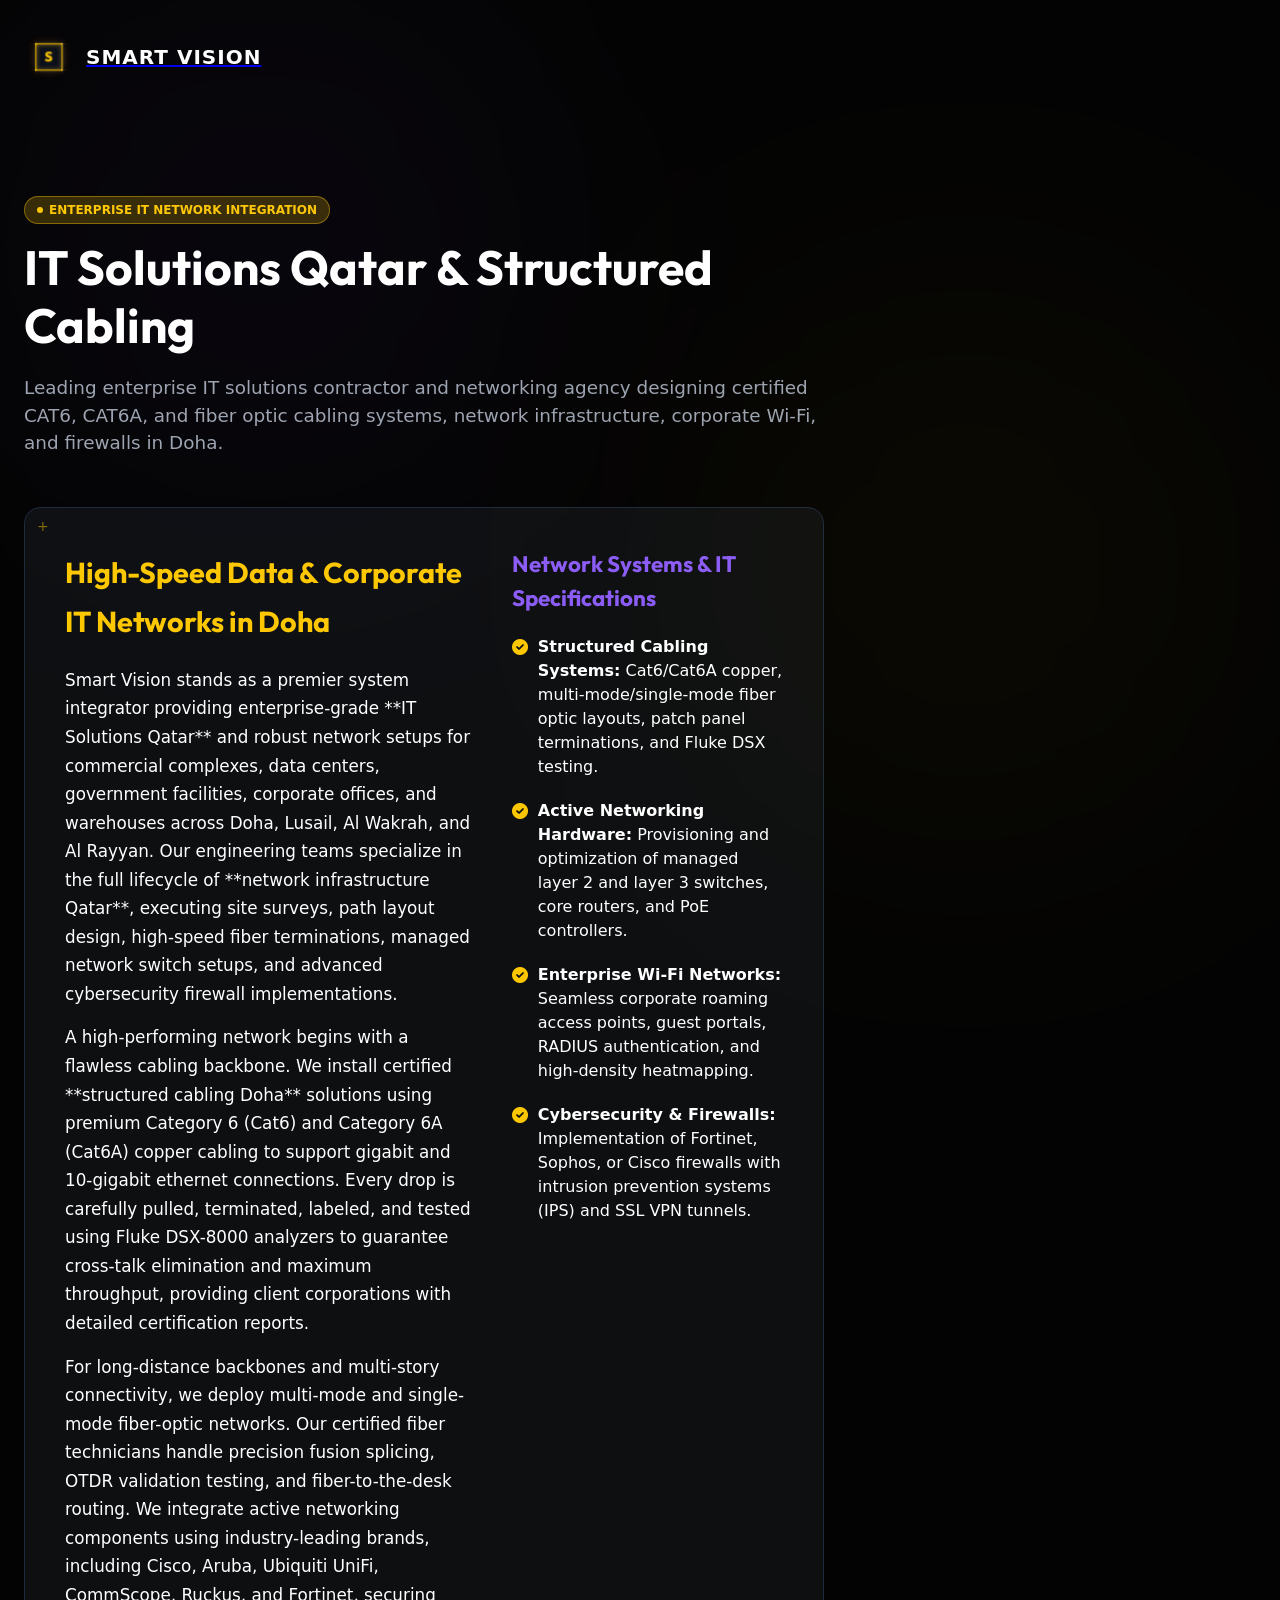
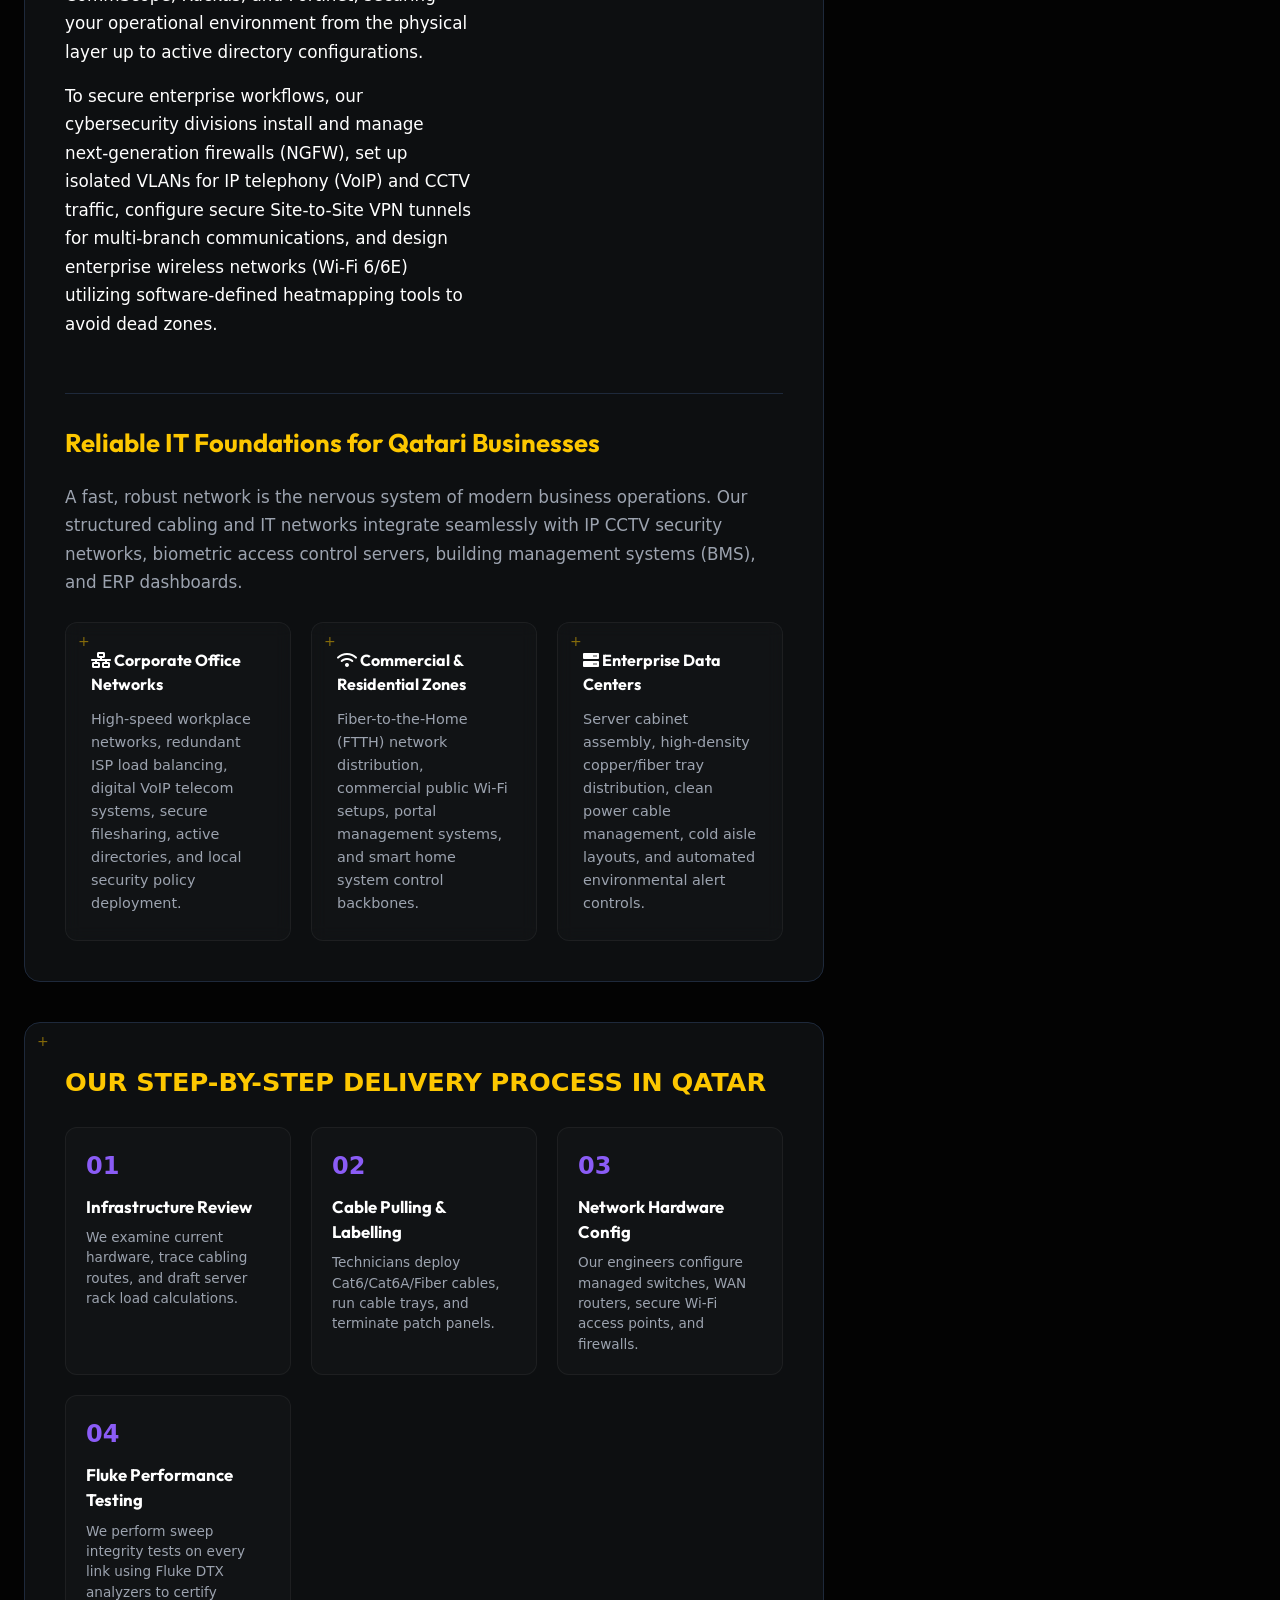
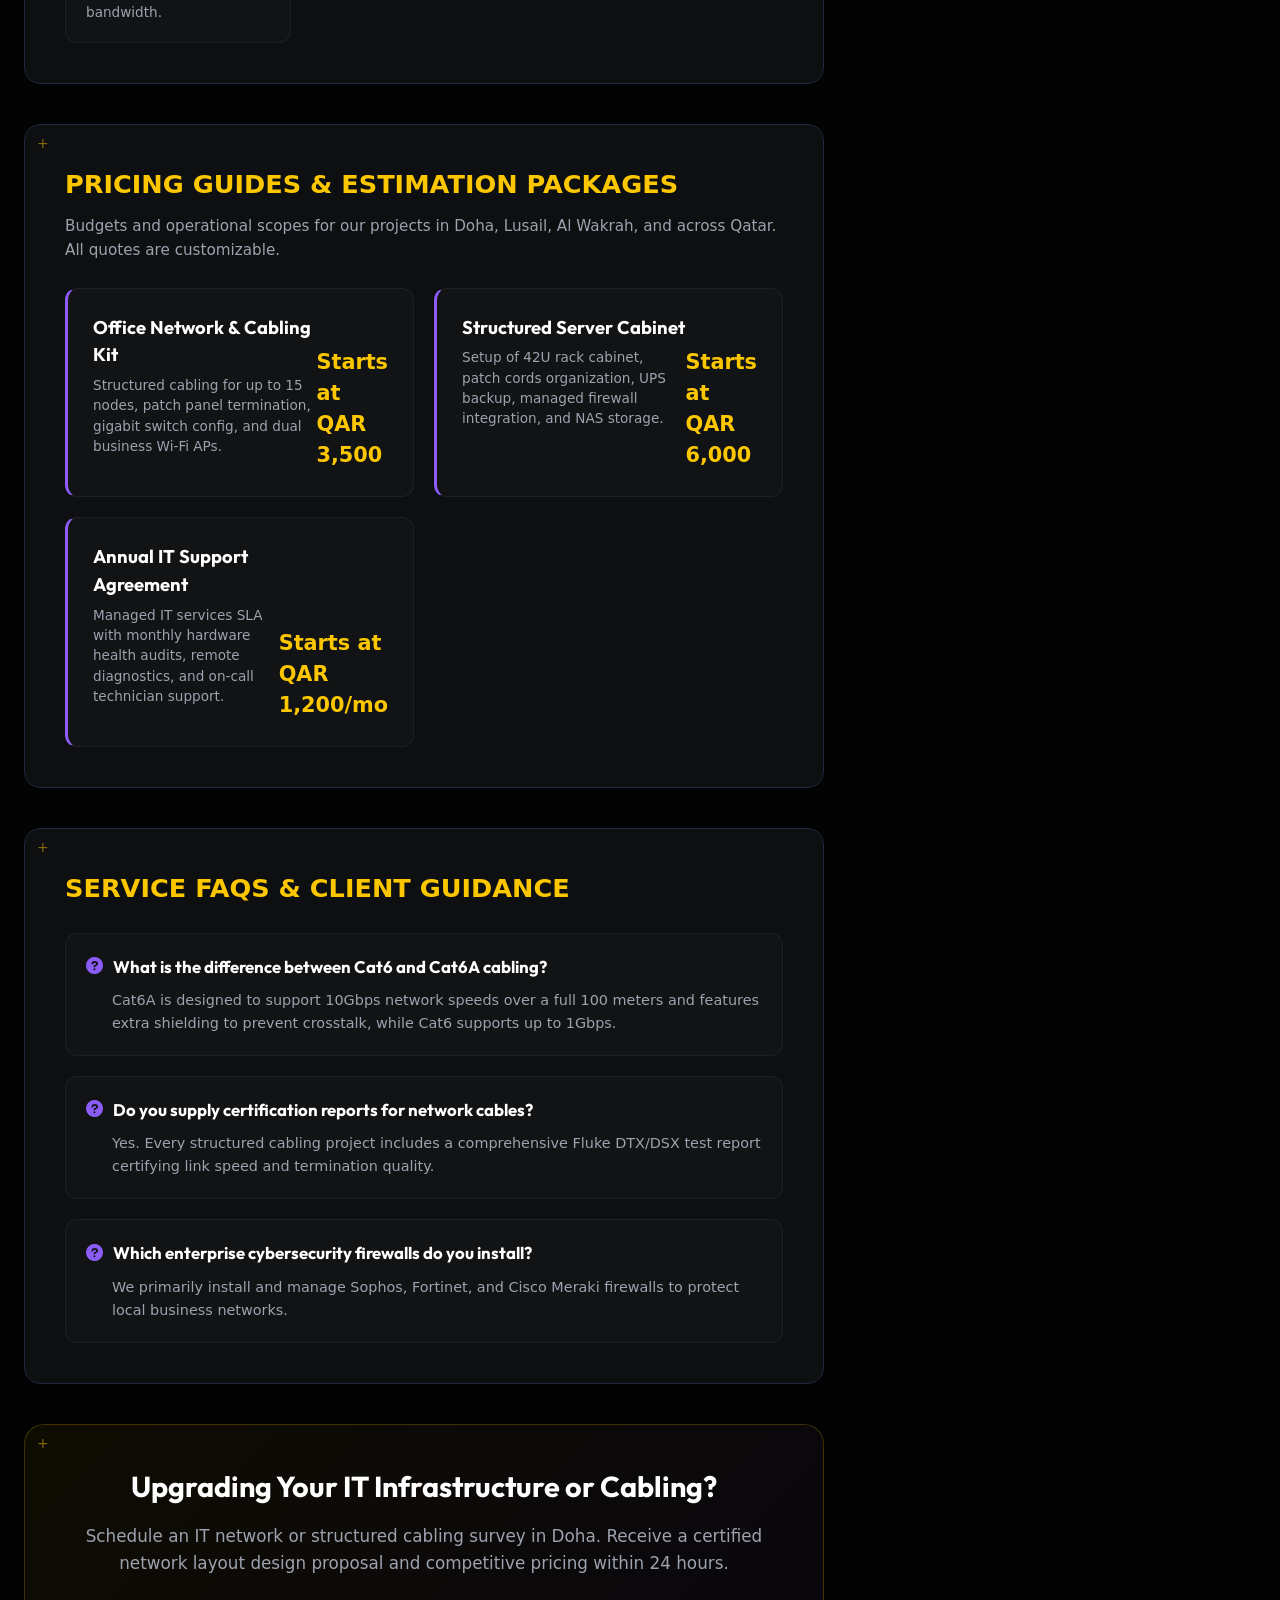
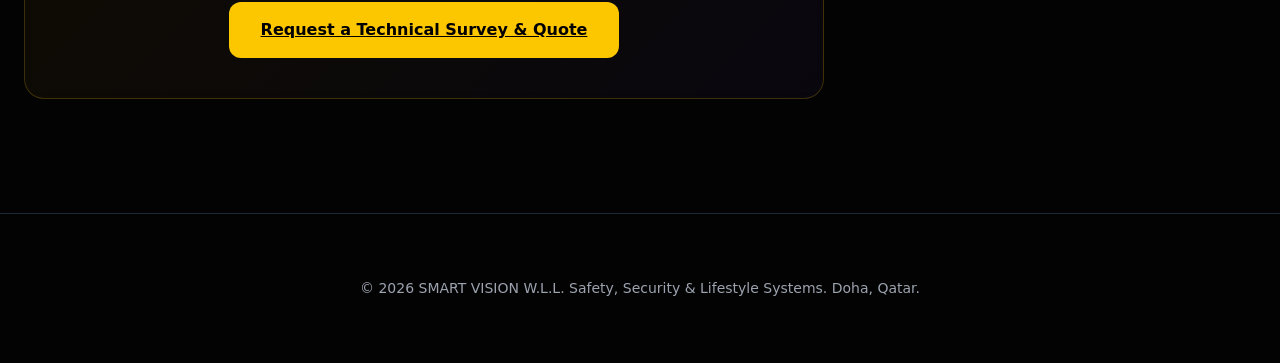
<file: it-solutions-qatar.html>
<!DOCTYPE html>
<html lang="en">
<head>
  <meta charset="UTF-8">
  <meta name="viewport" content="width=device-width, initial-scale=1.0">
  <title>IT Solutions Qatar | Structured Cabling & Network Infrastructure | Smart Vision</title>
  <meta name="description" content="Premium IT solutions company in Doha, Qatar. We design and deploy CAT6/CAT6A structured cabling, network infrastructure, server rooms, and firewalls.">
  <meta name="keywords" content="IT Solutions Qatar, Structured Cabling Doha, Network Infrastructure Qatar, Cybersecurity Doha, Fiber Optic Splicing Qatar, Cisco Switch installation">
  <link rel="canonical" href="https://smartvisionias.netlify.app/it-solutions-qatar">
  
  <meta name="theme-color" content="#050814">
  <link rel="icon" type="image/svg+xml" href="assets/logo.svg">
  
  <link rel="preconnect" href="https://fonts.googleapis.com">
  <link rel="preconnect" href="https://fonts.gstatic.com" crossorigin>
  <link rel="preconnect" href="https://cdnjs.cloudflare.com" crossorigin>
  <link href="https://fonts.googleapis.com/css2?family=Outfit:wght@300;400;500;600;700;800&family=Cormorant+Garamond:ital,wght@0,400;0,600;1,400&display=swap" rel="stylesheet" media="print" onload="this.media='all'" />
  <noscript><link rel="stylesheet" href="https://fonts.googleapis.com/css2?family=Outfit:wght@300;400;500;600;700;800&family=Cormorant+Garamond:ital,wght@0,400;0,600;1,400&display=swap" /></noscript>
  <link rel="stylesheet" href="https://cdnjs.cloudflare.com/ajax/libs/font-awesome/6.0.0-beta3/css/all.min.css" media="print" onload="this.media='all'" />
  <noscript><link rel="stylesheet" href="https://cdnjs.cloudflare.com/ajax/libs/font-awesome/6.0.0-beta3/css/all.min.css" /></noscript>
  <link rel="stylesheet" href="css/style.css">

  <!-- AI SEO SCHEMA BOOST -->
  <script type="application/ld+json">
  {
    "@context": "https://schema.org",
    "@type": ["Service", "Computer3D"],
    "name": "IT Infrastructure, Structured Cabling & Networking",
    "description": "Enterprise networking, structured cabling (Cat6/Cat6A/Fiber), firewalls, and managed IT services across Doha, Qatar.",
    "provider": {
      "@type": "LocalBusiness",
      "name": "Smart Vision IAS",
      "url": "https://smartvisionias.netlify.app/",
      "logo": "https://smartvisionias.netlify.app/assets/logo.svg",
      "image": "https://smartvisionias.netlify.app/assets/logo.svg",
      "telephone": "+974-30544802",
      "email": "smartvisionwll@gmail.com",
      "address": {
        "@type": "PostalAddress",
        "addressLocality": "Doha",
        "addressCountry": "QA"
      }
    },
    "areaServed": {
      "@type": "Country",
      "name": "Qatar"
    },
    "hasOfferCatalog": {
      "@type": "OfferCatalog",
      "name": "Technical Services catalog",
      "itemListElement": [
        
        {
          "@type": "Offer",
          "itemOffered": {
            "@type": "Service",
            "name": "Office Network & Cabling Kit",
            "description": "Structured cabling for up to 15 nodes, patch panel termination, gigabit switch config, and dual business Wi-Fi APs."
          },
          "priceSpecification": {
            "@type": "PriceSpecification",
            "price": "0",
            "priceCurrency": "QAR"
          }
        }
        ,
        {
          "@type": "Offer",
          "itemOffered": {
            "@type": "Service",
            "name": "Structured Server Cabinet",
            "description": "Setup of 42U rack cabinet, patch cords organization, UPS backup, managed firewall integration, and NAS storage."
          },
          "priceSpecification": {
            "@type": "PriceSpecification",
            "price": "0",
            "priceCurrency": "QAR"
          }
        }
        ,
        {
          "@type": "Offer",
          "itemOffered": {
            "@type": "Service",
            "name": "Annual IT Support Agreement",
            "description": "Managed IT services SLA with monthly hardware health audits, remote diagnostics, and on-call technician support."
          },
          "priceSpecification": {
            "@type": "PriceSpecification",
            "price": "0",
            "priceCurrency": "QAR"
          }
        }
        
      ]
    },
    "mainEntity": {
      "@type": "FAQPage",
      "mainEntity": [
        
        {
          "@type": "Question",
          "name": "What is the difference between Cat6 and Cat6A cabling?",
          "acceptedAnswer": {
            "@type": "Answer",
            "text": "Cat6A is designed to support 10Gbps network speeds over a full 100 meters and features extra shielding to prevent crosstalk, while Cat6 supports up to 1Gbps."
          }
        }
        ,
        {
          "@type": "Question",
          "name": "Do you supply certification reports for network cables?",
          "acceptedAnswer": {
            "@type": "Answer",
            "text": "Yes. Every structured cabling project includes a comprehensive Fluke DTX/DSX test report certifying link speed and termination quality."
          }
        }
        ,
        {
          "@type": "Question",
          "name": "Which enterprise cybersecurity firewalls do you install?",
          "acceptedAnswer": {
            "@type": "Answer",
            "text": "We primarily install and manage Sophos, Fortinet, and Cisco Meraki firewalls to protect local business networks."
          }
        }
        
      ]
    }
  }
  </script>
</head>
<body>
  <div class="cursor-dot" id="cursorDot"></div>
  <div class="cursor-ring" id="cursorRing"></div>

  <!-- Ambient Background Glow Blobs -->
  <div class="glow-blob glow-blob-1" aria-hidden="true"></div>
  <div class="glow-blob glow-blob-2" aria-hidden="true"></div>

  <!-- Header -->
  <header class="relative z-20 max-w-7xl mx-auto px-6 md:px-12 lg:px-8 xl:px-16 pt-8 flex justify-between items-center animate-fade-in">
    <a href="index.html" class="flex items-center gap-3 logo-link text-decoration-none" aria-label="Smart Vision Home">
      <div class="logo-3d-container">
        <div class="logo-3d-cube">
          <div class="cube-face face-front">S</div>
          <div class="cube-face face-back">V</div>
          <div class="cube-face face-left">S</div>
          <div class="cube-face face-right">V</div>
          <div class="cube-face face-top">S</div>
          <div class="cube-face face-bottom">V</div>
        </div>
      </div>
      <span class="logo-text-3d text-white font-bold text-xl tracking-wider font-display">SMART <span class="text-[#FDC700] italic font-serif">VISION</span></span>
    </a>
  </header>

  <main id="mainContent" style="padding-top: 50px;">
    <section class="container mx-auto px-6 md:px-12 lg:px-8 xl:px-16 py-16">
      <div class="container">
        <!-- Hero Title -->
        <div class="showcase-header reveal" style="text-align: left; max-width: 800px; margin-bottom: 50px;">
        <!-- Hero Title -->
        <div class="showcase-header reveal" style="text-align: left; max-width: 800px; margin-bottom: 50px;">
          <div class="badge" style="background-color: rgba(253, 199, 0, 0.2); border: 1px solid rgba(253, 199, 0, 0.4); color: #fdc700; padding: 4px 12px; border-radius: 9999px; font-size: 0.75rem; font-weight: 600; display: inline-flex; align-items: center; gap: 6px;">
            <span style="width: 6px; height: 6px; background: #fdc700; border-radius: 50%;"></span>
            <span>ENTERPRISE IT NETWORK INTEGRATION</span>
          </div>
          <h1 class="hero-title" style="font-size: 3rem; margin-top: 15px; margin-bottom: 20px; line-height: 1.2;">
            IT Solutions <span class="text-[#FDC700] italic font-serif">Qatar</span> &amp; Structured Cabling
          </h1>
          <p class="hero-subtitle" style="font-size: 1.15rem; color: #9CA3AF; max-width: 100%;">
            Leading enterprise IT solutions contractor and networking agency designing certified CAT6, CAT6A, and fiber optic cabling systems, network infrastructure, corporate Wi-Fi, and firewalls in Doha.
          </p>
        </div>

        <!-- Rich Content Grid -->
        <div class="product-card" style="padding: 40px; margin-bottom: 40px;">
          <div style="display: grid; grid-template-columns: 1.2fr 0.8fr; gap: 40px; margin-bottom: 40px;">
            <div style="font-family: var(--font-sans); font-size: 1.05rem; line-height: 1.7; color: #FFFFFF;">
              <h2 style="color: #fdc700; margin-bottom: 20px; font-size: 1.8rem;">High-Speed Data &amp; Corporate IT Networks in Doha</h2>
              <p style="margin-bottom: 15px;">
                Smart Vision stands as a premier system integrator providing enterprise-grade **IT Solutions Qatar** and robust network setups for commercial complexes, data centers, government facilities, corporate offices, and warehouses across Doha, Lusail, Al Wakrah, and Al Rayyan. Our engineering teams specialize in the full lifecycle of **network infrastructure Qatar**, executing site surveys, path layout design, high-speed fiber terminations, managed network switch setups, and advanced cybersecurity firewall implementations.
              </p>
              <p style="margin-bottom: 15px;">
                A high-performing network begins with a flawless cabling backbone. We install certified **structured cabling Doha** solutions using premium Category 6 (Cat6) and Category 6A (Cat6A) copper cabling to support gigabit and 10-gigabit ethernet connections. Every drop is carefully pulled, terminated, labeled, and tested using Fluke DSX-8000 analyzers to guarantee cross-talk elimination and maximum throughput, providing client corporations with detailed certification reports.
              </p>
              <p style="margin-bottom: 15px;">
                For long-distance backbones and multi-story connectivity, we deploy multi-mode and single-mode fiber-optic networks. Our certified fiber technicians handle precision fusion splicing, OTDR validation testing, and fiber-to-the-desk routing. We integrate active networking components using industry-leading brands, including Cisco, Aruba, Ubiquiti UniFi, CommScope, Ruckus, and Fortinet, securing your operational environment from the physical layer up to active directory configurations.
              </p>
              <p style="margin-bottom: 15px;">
                To secure enterprise workflows, our cybersecurity divisions install and manage next-generation firewalls (NGFW), set up isolated VLANs for IP telephony (VoIP) and CCTV traffic, configure secure Site-to-Site VPN tunnels for multi-branch communications, and design enterprise wireless networks (Wi-Fi 6/6E) utilizing software-defined heatmapping tools to avoid dead zones.
              </p>
            </div>
            <div>
              <h3 style="color: #8B5CF6; margin-bottom: 20px; font-size: 1.4rem;">Network Systems &amp; IT Specifications</h3>
              <ul style="list-style: none; display: grid; gap: 20px; padding-left: 0;">
                <li style="display: flex; gap: 10px; align-items: start;">
                  <i class="fas fa-check-circle" style="color: #fdc700; margin-top: 4px;"></i>
                  <span><strong>Structured Cabling Systems:</strong> Cat6/Cat6A copper, multi-mode/single-mode fiber optic layouts, patch panel terminations, and Fluke DSX testing.</span>
                </li>
                <li style="display: flex; gap: 10px; align-items: start;">
                  <i class="fas fa-check-circle" style="color: #fdc700; margin-top: 4px;"></i>
                  <span><strong>Active Networking Hardware:</strong> Provisioning and optimization of managed layer 2 and layer 3 switches, core routers, and PoE controllers.</span>
                </li>
                <li style="display: flex; gap: 10px; align-items: start;">
                  <i class="fas fa-check-circle" style="color: #fdc700; margin-top: 4px;"></i>
                  <span><strong>Enterprise Wi-Fi Networks:</strong> Seamless corporate roaming access points, guest portals, RADIUS authentication, and high-density heatmapping.</span>
                </li>
                <li style="display: flex; gap: 10px; align-items: start;">
                  <i class="fas fa-check-circle" style="color: #fdc700; margin-top: 4px;"></i>
                  <span><strong>Cybersecurity &amp; Firewalls:</strong> Implementation of Fortinet, Sophos, or Cisco firewalls with intrusion prevention systems (IPS) and SSL VPN tunnels.</span>
                </li>
              </ul>
            </div>
          </div>

          <hr style="border: 0; border-top: 1px solid var(--color-border); margin: 30px 0;">

          <!-- Industries & Tech Section -->
          <div>
            <h3 style="color: #fdc700; font-size: 1.6rem; margin-bottom: 20px;">Reliable IT Foundations for Qatari Businesses</h3>
            <p style="font-family: var(--font-sans); font-size: 1.05rem; line-height: 1.7; color: #9CA3AF; margin-bottom: 25px;">
              A fast, robust network is the nervous system of modern business operations. Our structured cabling and IT networks integrate seamlessly with IP CCTV security networks, biometric access control servers, building management systems (BMS), and ERP dashboards.
            </p>
            <div style="display: grid; grid-template-columns: repeat(3, 1fr); gap: 20px;">
              <div class="product-card" style="padding: 25px; background: rgba(255,255,255,0.02); border-radius: 12px; border: 1px solid rgba(255,255,255,0.05);">
                <h4 style="color: #fff; margin-bottom: 12px;"><i class="fas fa-network-wired text-[#FDC700]"></i> Corporate Office Networks</h4>
                <p style="font-size: 0.9rem; color: #9CA3AF; line-height: 1.6;">
                  High-speed workplace networks, redundant ISP load balancing, digital VoIP telecom systems, secure filesharing, active directories, and local security policy deployment.
                </p>
              </div>
              <div class="product-card" style="padding: 25px; background: rgba(255,255,255,0.02); border-radius: 12px; border: 1px solid rgba(255,255,255,0.05);">
                <h4 style="color: #fff; margin-bottom: 12px;"><i class="fas fa-wifi text-[#FDC700]"></i> Commercial &amp; Residential Zones</h4>
                <p style="font-size: 0.9rem; color: #9CA3AF; line-height: 1.6;">
                  Fiber-to-the-Home (FTTH) network distribution, commercial public Wi-Fi setups, portal management systems, and smart home system control backbones.
                </p>
              </div>
              <div class="product-card" style="padding: 25px; background: rgba(255,255,255,0.02); border-radius: 12px; border: 1px solid rgba(255,255,255,0.05);">
                <h4 style="color: #fff; margin-bottom: 12px;"><i class="fas fa-server text-[#FDC700]"></i> Enterprise Data Centers</h4>
                <p style="font-size: 0.9rem; color: #9CA3AF; line-height: 1.6;">
                  Server cabinet assembly, high-density copper/fiber tray distribution, clean power cable management, cold aisle layouts, and automated environmental alert controls.
                </p>
              </div>
            </div>
          </div>
        </div>

        
          <!-- AI SEO OPTIMIZATION: Process Flow -->
          <div class="product-card" style="padding: 40px; margin-bottom: 40px;">
            <h3 style="color: #fdc700; font-size: 1.6rem; margin-bottom: 25px; text-transform: uppercase; font-family: var(--font-sans); font-weight: 700;">
              Our Step-by-Step Delivery Process in Qatar
            </h3>
            <div style="display: grid; grid-template-columns: repeat(auto-fit, minmax(200px, 1fr)); gap: 20px;">
              
                <div style="background: rgba(255,255,255,0.02); border: 1px solid rgba(255,255,255,0.05); border-radius: 12px; padding: 20px; position: relative;">
                  <div style="color: #8B5CF6; font-weight: 800; font-size: 1.5rem; margin-bottom: 10px; font-family: var(--font-sans);">01</div>
                  <h4 style="color: #fff; font-size: 1.05rem; font-weight: 700; margin-bottom: 8px;">Infrastructure Review</h4>
                  <p style="font-size: 0.85rem; color: #9CA3AF; line-height: 1.5; margin: 0;">We examine current hardware, trace cabling routes, and draft server rack load calculations.</p>
                </div>
              
                <div style="background: rgba(255,255,255,0.02); border: 1px solid rgba(255,255,255,0.05); border-radius: 12px; padding: 20px; position: relative;">
                  <div style="color: #8B5CF6; font-weight: 800; font-size: 1.5rem; margin-bottom: 10px; font-family: var(--font-sans);">02</div>
                  <h4 style="color: #fff; font-size: 1.05rem; font-weight: 700; margin-bottom: 8px;">Cable Pulling & Labelling</h4>
                  <p style="font-size: 0.85rem; color: #9CA3AF; line-height: 1.5; margin: 0;">Technicians deploy Cat6/Cat6A/Fiber cables, run cable trays, and terminate patch panels.</p>
                </div>
              
                <div style="background: rgba(255,255,255,0.02); border: 1px solid rgba(255,255,255,0.05); border-radius: 12px; padding: 20px; position: relative;">
                  <div style="color: #8B5CF6; font-weight: 800; font-size: 1.5rem; margin-bottom: 10px; font-family: var(--font-sans);">03</div>
                  <h4 style="color: #fff; font-size: 1.05rem; font-weight: 700; margin-bottom: 8px;">Network Hardware Config</h4>
                  <p style="font-size: 0.85rem; color: #9CA3AF; line-height: 1.5; margin: 0;">Our engineers configure managed switches, WAN routers, secure Wi-Fi access points, and firewalls.</p>
                </div>
              
                <div style="background: rgba(255,255,255,0.02); border: 1px solid rgba(255,255,255,0.05); border-radius: 12px; padding: 20px; position: relative;">
                  <div style="color: #8B5CF6; font-weight: 800; font-size: 1.5rem; margin-bottom: 10px; font-family: var(--font-sans);">04</div>
                  <h4 style="color: #fff; font-size: 1.05rem; font-weight: 700; margin-bottom: 8px;">Fluke Performance Testing</h4>
                  <p style="font-size: 0.85rem; color: #9CA3AF; line-height: 1.5; margin: 0;">We perform sweep integrity tests on every link using Fluke DTX analyzers to certify bandwidth.</p>
                </div>
              
            </div>
          </div>

          <!-- AI SEO OPTIMIZATION: Pricing Guides & Estimations -->
          <div class="product-card" style="padding: 40px; margin-bottom: 40px;">
            <h3 style="color: #fdc700; font-size: 1.6rem; margin-bottom: 10px; text-transform: uppercase; font-family: var(--font-sans); font-weight: 700;">
              Pricing Guides &amp; Estimation Packages
            </h3>
            <p style="font-size: 0.95rem; color: #9CA3AF; margin-bottom: 25px; line-height: 1.6;">
              Budgets and operational scopes for our projects in Doha, Lusail, Al Wakrah, and across Qatar. All quotes are customizable.
            </p>
            <div style="display: grid; grid-template-columns: repeat(auto-fit, minmax(260px, 1fr)); gap: 20px;">
              
                <div style="background: rgba(255,255,255,0.02); border: 1px solid rgba(255,255,255,0.05); border-radius: 12px; padding: 25px; display: flex; flex-col; justify-content: space-between; border-left: 3px solid #8B5CF6;">
                  <div>
                    <h4 style="color: #fff; font-size: 1.15rem; font-weight: 700; margin-bottom: 6px;">Office Network & Cabling Kit</h4>
                    <p style="font-size: 0.85rem; color: #9CA3AF; line-height: 1.5; margin-bottom: 15px;">Structured cabling for up to 15 nodes, patch panel termination, gigabit switch config, and dual business Wi-Fi APs.</p>
                  </div>
                  <div style="color: #fdc700; font-weight: 800; font-size: 1.3rem; margin-top: auto; font-family: var(--font-sans);">
                    Starts at QAR 3,500
                  </div>
                </div>
              
                <div style="background: rgba(255,255,255,0.02); border: 1px solid rgba(255,255,255,0.05); border-radius: 12px; padding: 25px; display: flex; flex-col; justify-content: space-between; border-left: 3px solid #8B5CF6;">
                  <div>
                    <h4 style="color: #fff; font-size: 1.15rem; font-weight: 700; margin-bottom: 6px;">Structured Server Cabinet</h4>
                    <p style="font-size: 0.85rem; color: #9CA3AF; line-height: 1.5; margin-bottom: 15px;">Setup of 42U rack cabinet, patch cords organization, UPS backup, managed firewall integration, and NAS storage.</p>
                  </div>
                  <div style="color: #fdc700; font-weight: 800; font-size: 1.3rem; margin-top: auto; font-family: var(--font-sans);">
                    Starts at QAR 6,000
                  </div>
                </div>
              
                <div style="background: rgba(255,255,255,0.02); border: 1px solid rgba(255,255,255,0.05); border-radius: 12px; padding: 25px; display: flex; flex-col; justify-content: space-between; border-left: 3px solid #8B5CF6;">
                  <div>
                    <h4 style="color: #fff; font-size: 1.15rem; font-weight: 700; margin-bottom: 6px;">Annual IT Support Agreement</h4>
                    <p style="font-size: 0.85rem; color: #9CA3AF; line-height: 1.5; margin-bottom: 15px;">Managed IT services SLA with monthly hardware health audits, remote diagnostics, and on-call technician support.</p>
                  </div>
                  <div style="color: #fdc700; font-weight: 800; font-size: 1.3rem; margin-top: auto; font-family: var(--font-sans);">
                    Starts at QAR 1,200/mo
                  </div>
                </div>
              
            </div>
          </div>

          <!-- AI SEO OPTIMIZATION: Frequently Asked Questions -->
          <div class="product-card" style="padding: 40px; margin-bottom: 40px;">
            <h3 style="color: #fdc700; font-size: 1.6rem; margin-bottom: 25px; text-transform: uppercase; font-family: var(--font-sans); font-weight: 700;">
              Service FAQs &amp; Client Guidance
            </h3>
            <div style="display: grid; grid-template-columns: 1fr; gap: 20px;">
              
                <div style="background: rgba(255,255,255,0.02); border: 1px solid rgba(255,255,255,0.05); border-radius: 12px; padding: 20px;">
                  <h4 style="color: #fff; font-size: 1.05rem; font-weight: 700; margin-bottom: 10px; display: flex; align-items: center; gap: 10px;">
                    <i class="fas fa-question-circle" style="color: #8B5CF6;"></i> What is the difference between Cat6 and Cat6A cabling?
                  </h4>
                  <p style="font-size: 0.9rem; color: #9CA3AF; line-height: 1.6; margin: 0; padding-left: 26px;">Cat6A is designed to support 10Gbps network speeds over a full 100 meters and features extra shielding to prevent crosstalk, while Cat6 supports up to 1Gbps.</p>
                </div>
              
                <div style="background: rgba(255,255,255,0.02); border: 1px solid rgba(255,255,255,0.05); border-radius: 12px; padding: 20px;">
                  <h4 style="color: #fff; font-size: 1.05rem; font-weight: 700; margin-bottom: 10px; display: flex; align-items: center; gap: 10px;">
                    <i class="fas fa-question-circle" style="color: #8B5CF6;"></i> Do you supply certification reports for network cables?
                  </h4>
                  <p style="font-size: 0.9rem; color: #9CA3AF; line-height: 1.6; margin: 0; padding-left: 26px;">Yes. Every structured cabling project includes a comprehensive Fluke DTX/DSX test report certifying link speed and termination quality.</p>
                </div>
              
                <div style="background: rgba(255,255,255,0.02); border: 1px solid rgba(255,255,255,0.05); border-radius: 12px; padding: 20px;">
                  <h4 style="color: #fff; font-size: 1.05rem; font-weight: 700; margin-bottom: 10px; display: flex; align-items: center; gap: 10px;">
                    <i class="fas fa-question-circle" style="color: #8B5CF6;"></i> Which enterprise cybersecurity firewalls do you install?
                  </h4>
                  <p style="font-size: 0.9rem; color: #9CA3AF; line-height: 1.6; margin: 0; padding-left: 26px;">We primarily install and manage Sophos, Fortinet, and Cisco Meraki firewalls to protect local business networks.</p>
                </div>
              
            </div>
          </div>
  
        <!-- Proposal Callout -->
        <div class="product-card" style="padding: 40px; text-align: center; background: linear-gradient(135deg, rgba(253,199,0,0.05), rgba(139,92,246,0.05)); border: 1px solid rgba(253,199,0,0.2); border-radius: 20px;">
          <h3 style="color: #fff; margin-bottom: 15px; font-size: 1.8rem;">Upgrading Your IT Infrastructure or Cabling?</h3>
          <p style="color: #9CA3AF; max-width: 700px; margin: 0 auto 25px; font-family: var(--font-sans); font-size: 1.05rem; line-height: 1.6;">
            Schedule an IT network or structured cabling survey in Doha. Receive a certified network layout design proposal and competitive pricing within 24 hours.
          </p>
          <a href="https://wa.me/97430544802" target="_blank" rel="noopener noreferrer" class="bg-yellow-400 text-black px-8 py-4 rounded-xl font-bold hover:bg-yellow-300 transition-all inline-block">Request a Technical Survey &amp; Quote</a>
        </div>
      </div>
    </section>
  </main>

  <!-- Footer -->
  <footer class="border-t border-gray-800 py-16 relative z-10">
    <div class="container mx-auto px-6 text-center">
      <p class="text-gray-400 text-sm">&copy; 2026 SMART VISION W.L.L. Safety, Security &amp; Lifestyle Systems. Doha, Qatar.</p>
    </div>
  </footer>

  <script src="js/app.js" defer></script>
</body>
</html>
</file>
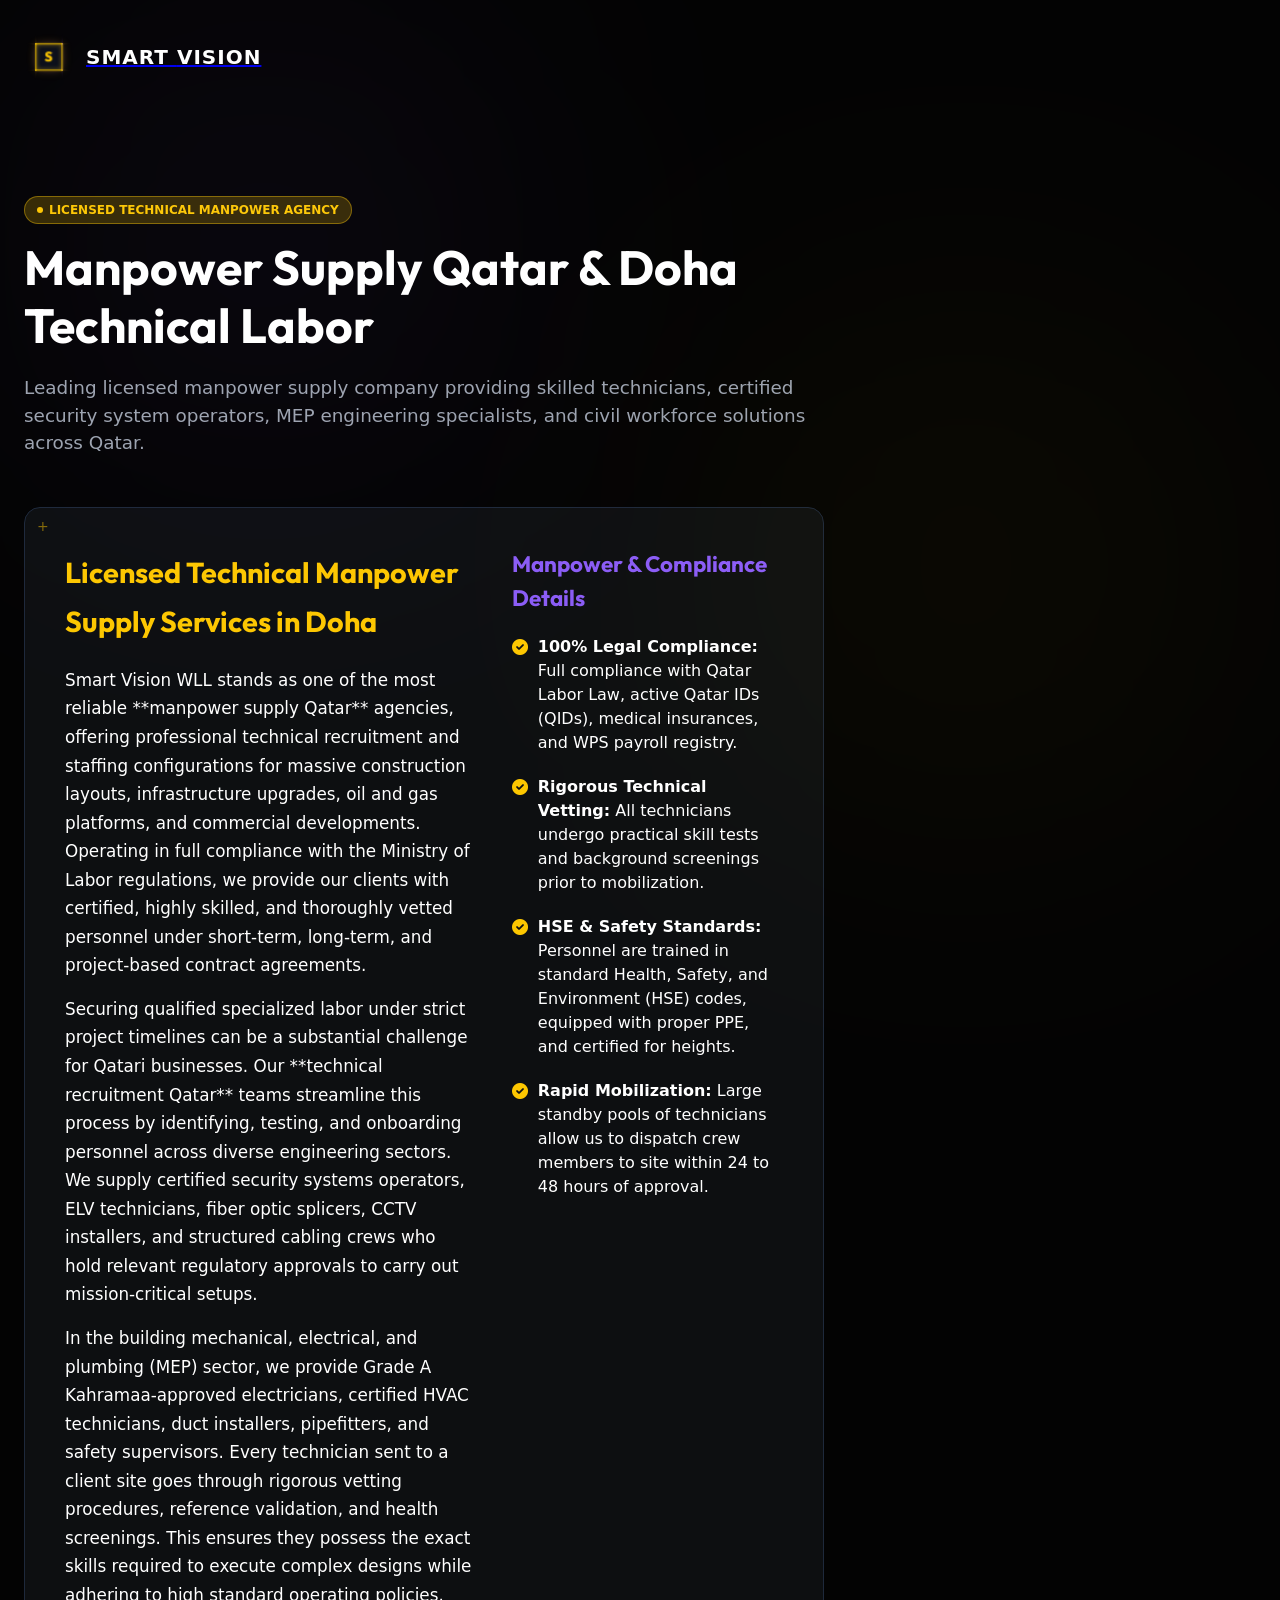
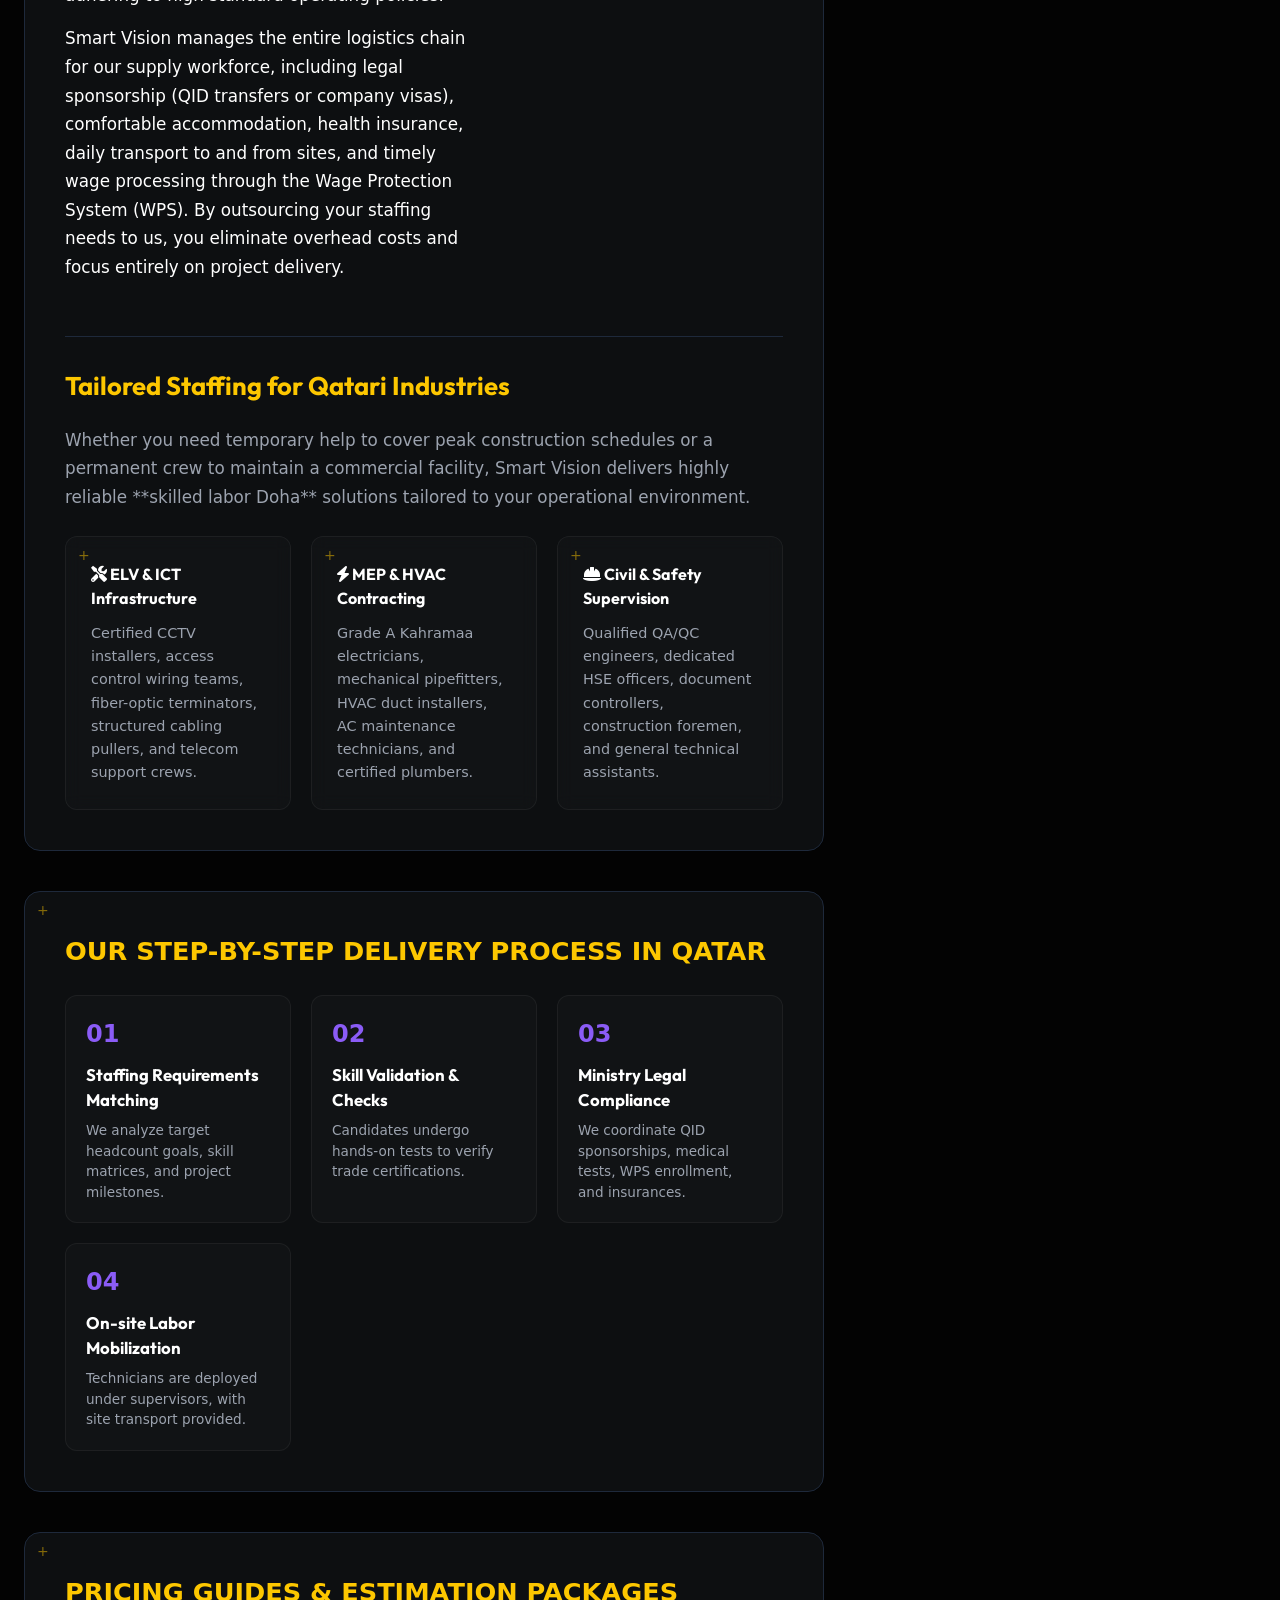
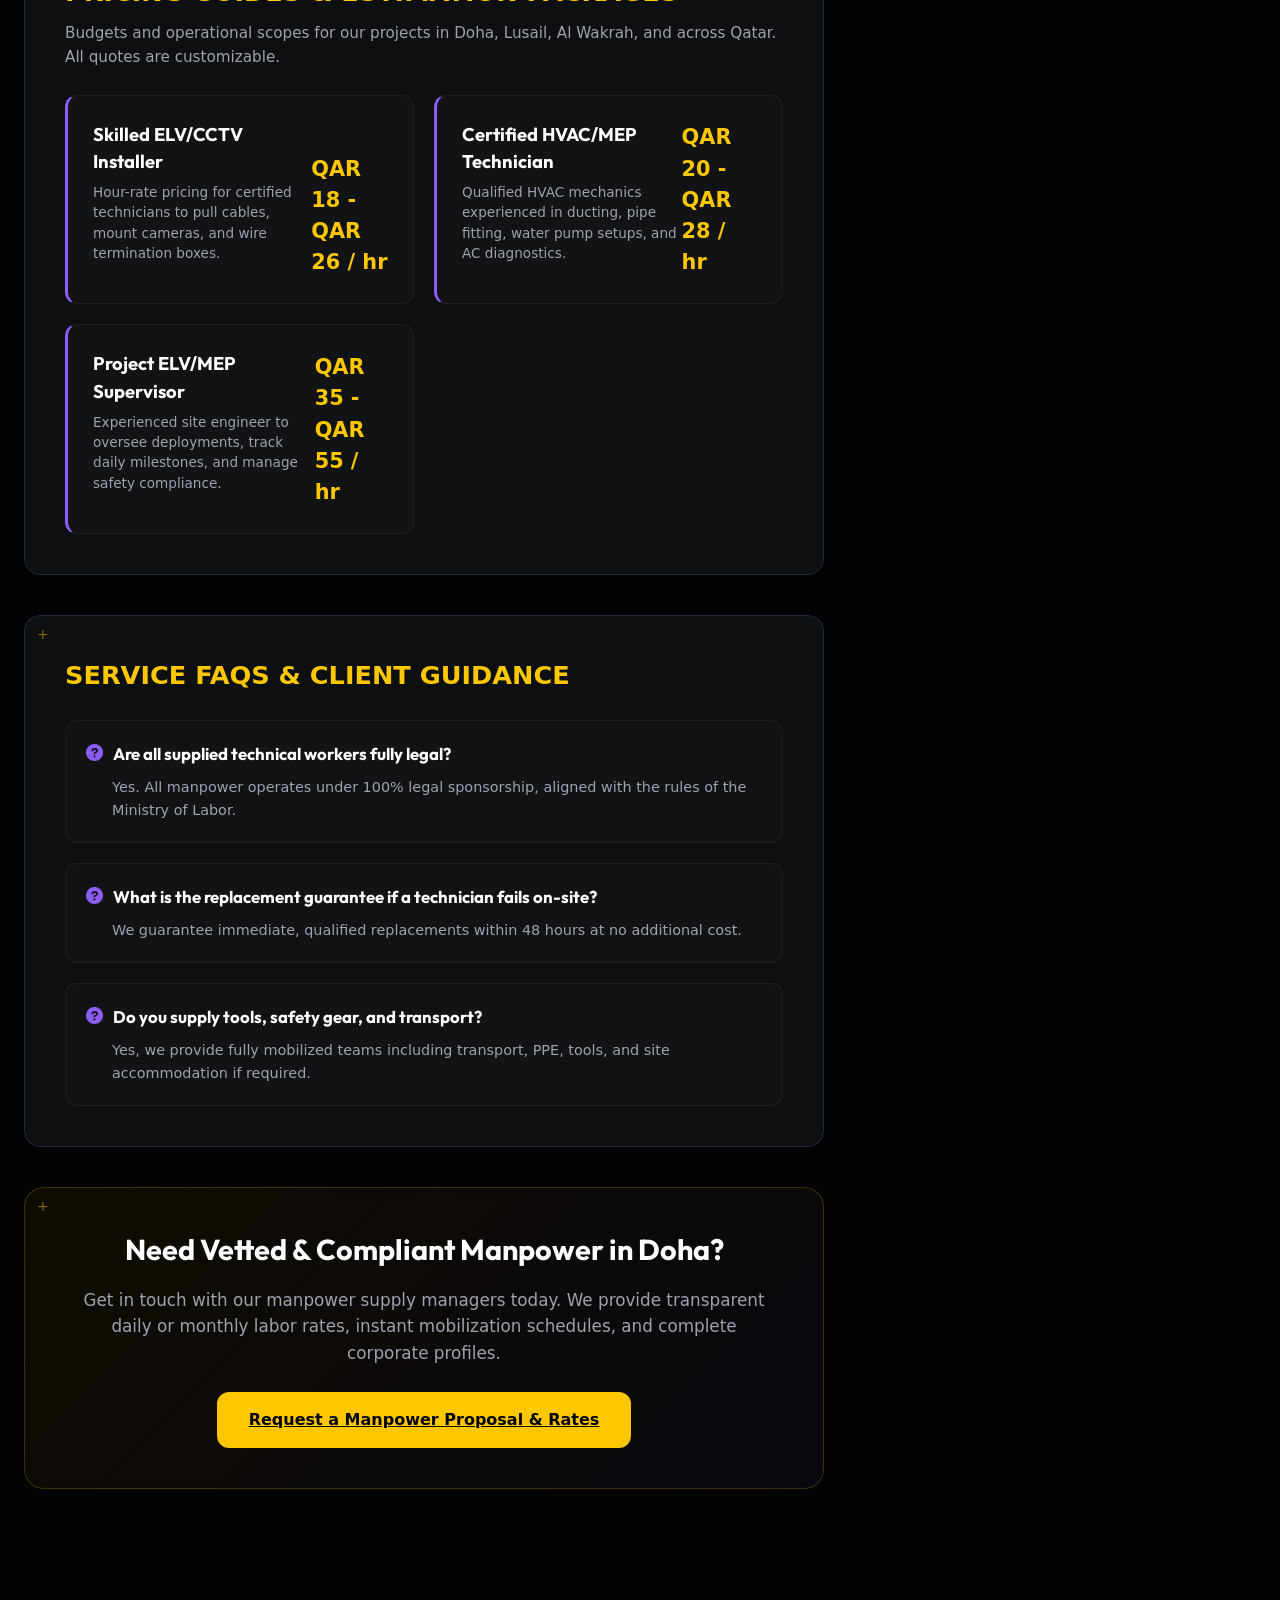
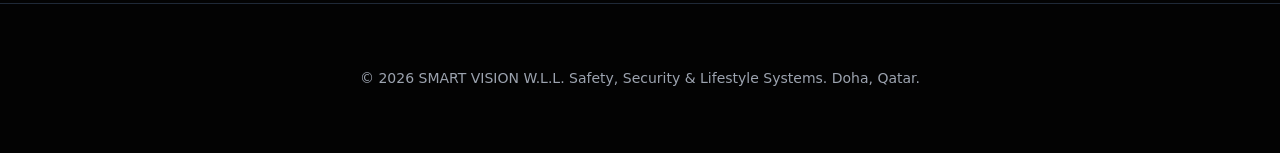
<file: manpower-supply-qatar.html>
<!DOCTYPE html>
<html lang="en">
<head>
  <meta charset="UTF-8">
  <meta name="viewport" content="width=device-width, initial-scale=1.0">
  <title>Manpower Supply Qatar | Technical Manpower Doha | Smart Vision</title>
  <meta name="description" content="Leading manpower supply company in Doha, Qatar. Providing certified ELV/MEP technicians, security operators, safety officers, and skilled labor.">
  <meta name="keywords" content="Manpower Supply Qatar, Technical Manpower Doha, Skilled Labor Supply Qatar, Construction Manpower Agency, Security Technicians Qatar, MEP Labor Doha">
  <link rel="canonical" href="https://smartvisionias.netlify.app/manpower-supply-qatar">
  
  <meta name="theme-color" content="#050814">
  <link rel="icon" type="image/svg+xml" href="assets/logo.svg">
  
  <link rel="preconnect" href="https://fonts.googleapis.com">
  <link rel="preconnect" href="https://fonts.gstatic.com" crossorigin>
  <link rel="preconnect" href="https://cdnjs.cloudflare.com" crossorigin>
  <link href="https://fonts.googleapis.com/css2?family=Outfit:wght@300;400;500;600;700;800&family=Cormorant+Garamond:ital,wght@0,400;0,600;1,400&display=swap" rel="stylesheet" media="print" onload="this.media='all'" />
  <noscript><link rel="stylesheet" href="https://fonts.googleapis.com/css2?family=Outfit:wght@300;400;500;600;700;800&family=Cormorant+Garamond:ital,wght@0,400;0,600;1,400&display=swap" /></noscript>
  <link rel="stylesheet" href="https://cdnjs.cloudflare.com/ajax/libs/font-awesome/6.0.0-beta3/css/all.min.css" media="print" onload="this.media='all'" />
  <noscript><link rel="stylesheet" href="https://cdnjs.cloudflare.com/ajax/libs/font-awesome/6.0.0-beta3/css/all.min.css" /></noscript>
  <link rel="stylesheet" href="css/style.css">

  <!-- AI SEO SCHEMA BOOST -->
  <script type="application/ld+json">
  {
    "@context": "https://schema.org",
    "@type": ["Service", "Service"],
    "name": "Technical Manpower Supply & Labor Staffing",
    "description": "Certified ELV technicians, electrical panels installers, HVAC technicians, and technical labor staffing solutions in Qatar.",
    "provider": {
      "@type": "LocalBusiness",
      "name": "Smart Vision IAS",
      "url": "https://smartvisionias.netlify.app/",
      "logo": "https://smartvisionias.netlify.app/assets/logo.svg",
      "image": "https://smartvisionias.netlify.app/assets/logo.svg",
      "telephone": "+974-30544802",
      "email": "smartvisionwll@gmail.com",
      "address": {
        "@type": "PostalAddress",
        "addressLocality": "Doha",
        "addressCountry": "QA"
      }
    },
    "areaServed": {
      "@type": "Country",
      "name": "Qatar"
    },
    "hasOfferCatalog": {
      "@type": "OfferCatalog",
      "name": "Technical Services catalog",
      "itemListElement": [
        
        {
          "@type": "Offer",
          "itemOffered": {
            "@type": "Service",
            "name": "Skilled ELV/CCTV Installer",
            "description": "Hour-rate pricing for certified technicians to pull cables, mount cameras, and wire termination boxes."
          },
          "priceSpecification": {
            "@type": "PriceSpecification",
            "price": "0",
            "priceCurrency": "QAR"
          }
        }
        ,
        {
          "@type": "Offer",
          "itemOffered": {
            "@type": "Service",
            "name": "Certified HVAC/MEP Technician",
            "description": "Qualified HVAC mechanics experienced in ducting, pipe fitting, water pump setups, and AC diagnostics."
          },
          "priceSpecification": {
            "@type": "PriceSpecification",
            "price": "0",
            "priceCurrency": "QAR"
          }
        }
        ,
        {
          "@type": "Offer",
          "itemOffered": {
            "@type": "Service",
            "name": "Project ELV/MEP Supervisor",
            "description": "Experienced site engineer to oversee deployments, track daily milestones, and manage safety compliance."
          },
          "priceSpecification": {
            "@type": "PriceSpecification",
            "price": "0",
            "priceCurrency": "QAR"
          }
        }
        
      ]
    },
    "mainEntity": {
      "@type": "FAQPage",
      "mainEntity": [
        
        {
          "@type": "Question",
          "name": "Are all supplied technical workers fully legal?",
          "acceptedAnswer": {
            "@type": "Answer",
            "text": "Yes. All manpower operates under 100% legal sponsorship, aligned with the rules of the Ministry of Labor."
          }
        }
        ,
        {
          "@type": "Question",
          "name": "What is the replacement guarantee if a technician fails on-site?",
          "acceptedAnswer": {
            "@type": "Answer",
            "text": "We guarantee immediate, qualified replacements within 48 hours at no additional cost."
          }
        }
        ,
        {
          "@type": "Question",
          "name": "Do you supply tools, safety gear, and transport?",
          "acceptedAnswer": {
            "@type": "Answer",
            "text": "Yes, we provide fully mobilized teams including transport, PPE, tools, and site accommodation if required."
          }
        }
        
      ]
    }
  }
  </script>
</head>
<body>
  <div class="cursor-dot" id="cursorDot"></div>
  <div class="cursor-ring" id="cursorRing"></div>

  <!-- Ambient Background Glow Blobs -->
  <div class="glow-blob glow-blob-1" aria-hidden="true"></div>
  <div class="glow-blob glow-blob-2" aria-hidden="true"></div>

  <!-- Header -->
  <header class="relative z-20 max-w-7xl mx-auto px-6 md:px-12 lg:px-8 xl:px-16 pt-8 flex justify-between items-center animate-fade-in">
    <a href="index.html" class="flex items-center gap-3 logo-link text-decoration-none" aria-label="Smart Vision Home">
      <div class="logo-3d-container">
        <div class="logo-3d-cube">
          <div class="cube-face face-front">S</div>
          <div class="cube-face face-back">V</div>
          <div class="cube-face face-left">S</div>
          <div class="cube-face face-right">V</div>
          <div class="cube-face face-top">S</div>
          <div class="cube-face face-bottom">V</div>
        </div>
      </div>
      <span class="logo-text-3d text-white font-bold text-xl tracking-wider font-display">SMART <span class="text-[#FDC700] italic font-serif">VISION</span></span>
    </a>
  </header>

  <main id="mainContent" style="padding-top: 50px;">
    <section class="container mx-auto px-6 md:px-12 lg:px-8 xl:px-16 py-16">
      <div class="container">
        <!-- Hero Title -->
        <div class="showcase-header reveal" style="text-align: left; max-width: 800px; margin-bottom: 50px;">
        <!-- Hero Title -->
        <div class="showcase-header reveal" style="text-align: left; max-width: 800px; margin-bottom: 50px;">
          <div class="badge" style="background-color: rgba(253, 199, 0, 0.2); border: 1px solid rgba(253, 199, 0, 0.4); color: #fdc700; padding: 4px 12px; border-radius: 9999px; font-size: 0.75rem; font-weight: 600; display: inline-flex; align-items: center; gap: 6px;">
            <span style="width: 6px; height: 6px; background: #fdc700; border-radius: 50%;"></span>
            <span>LICENSED TECHNICAL MANPOWER AGENCY</span>
          </div>
          <h1 class="hero-title" style="font-size: 3rem; margin-top: 15px; margin-bottom: 20px; line-height: 1.2;">
            Manpower Supply <span class="text-[#FDC700] italic font-serif">Qatar</span> &amp; Doha Technical Labor
          </h1>
          <p class="hero-subtitle" style="font-size: 1.15rem; color: #9CA3AF; max-width: 100%;">
            Leading licensed manpower supply company providing skilled technicians, certified security system operators, MEP engineering specialists, and civil workforce solutions across Qatar.
          </p>
        </div>

        <!-- Rich Content Grid -->
        <div class="product-card" style="padding: 40px; margin-bottom: 40px;">
          <div style="display: grid; grid-template-columns: 1.2fr 0.8fr; gap: 40px; margin-bottom: 40px;">
            <div style="font-family: var(--font-sans); font-size: 1.05rem; line-height: 1.7; color: #FFFFFF;">
              <h2 style="color: #fdc700; margin-bottom: 20px; font-size: 1.8rem;">Licensed Technical Manpower Supply Services in Doha</h2>
              <p style="margin-bottom: 15px;">
                Smart Vision WLL stands as one of the most reliable **manpower supply Qatar** agencies, offering professional technical recruitment and staffing configurations for massive construction layouts, infrastructure upgrades, oil and gas platforms, and commercial developments. Operating in full compliance with the Ministry of Labor regulations, we provide our clients with certified, highly skilled, and thoroughly vetted personnel under short-term, long-term, and project-based contract agreements.
              </p>
              <p style="margin-bottom: 15px;">
                Securing qualified specialized labor under strict project timelines can be a substantial challenge for Qatari businesses. Our **technical recruitment Qatar** teams streamline this process by identifying, testing, and onboarding personnel across diverse engineering sectors. We supply certified security systems operators, ELV technicians, fiber optic splicers, CCTV installers, and structured cabling crews who hold relevant regulatory approvals to carry out mission-critical setups.
              </p>
              <p style="margin-bottom: 15px;">
                In the building mechanical, electrical, and plumbing (MEP) sector, we provide Grade A Kahramaa-approved electricians, certified HVAC technicians, duct installers, pipefitters, and safety supervisors. Every technician sent to a client site goes through rigorous vetting procedures, reference validation, and health screenings. This ensures they possess the exact skills required to execute complex designs while adhering to high standard operating policies.
              </p>
              <p style="margin-bottom: 15px;">
                Smart Vision manages the entire logistics chain for our supply workforce, including legal sponsorship (QID transfers or company visas), comfortable accommodation, health insurance, daily transport to and from sites, and timely wage processing through the Wage Protection System (WPS). By outsourcing your staffing needs to us, you eliminate overhead costs and focus entirely on project delivery.
              </p>
            </div>
            <div>
              <h3 style="color: #8B5CF6; margin-bottom: 20px; font-size: 1.4rem;">Manpower &amp; Compliance Details</h3>
              <ul style="list-style: none; display: grid; gap: 20px; padding-left: 0;">
                <li style="display: flex; gap: 10px; align-items: start;">
                  <i class="fas fa-check-circle" style="color: #fdc700; margin-top: 4px;"></i>
                  <span><strong>100% Legal Compliance:</strong> Full compliance with Qatar Labor Law, active Qatar IDs (QIDs), medical insurances, and WPS payroll registry.</span>
                </li>
                <li style="display: flex; gap: 10px; align-items: start;">
                  <i class="fas fa-check-circle" style="color: #fdc700; margin-top: 4px;"></i>
                  <span><strong>Rigorous Technical Vetting:</strong> All technicians undergo practical skill tests and background screenings prior to mobilization.</span>
                </li>
                <li style="display: flex; gap: 10px; align-items: start;">
                  <i class="fas fa-check-circle" style="color: #fdc700; margin-top: 4px;"></i>
                  <span><strong>HSE &amp; Safety Standards:</strong> Personnel are trained in standard Health, Safety, and Environment (HSE) codes, equipped with proper PPE, and certified for heights.</span>
                </li>
                <li style="display: flex; gap: 10px; align-items: start;">
                  <i class="fas fa-check-circle" style="color: #fdc700; margin-top: 4px;"></i>
                  <span><strong>Rapid Mobilization:</strong> Large standby pools of technicians allow us to dispatch crew members to site within 24 to 48 hours of approval.</span>
                </li>
              </ul>
            </div>
          </div>

          <hr style="border: 0; border-top: 1px solid var(--color-border); margin: 30px 0;">

          <!-- Industries & Tech Section -->
          <div>
            <h3 style="color: #fdc700; font-size: 1.6rem; margin-bottom: 20px;">Tailored Staffing for Qatari Industries</h3>
            <p style="font-family: var(--font-sans); font-size: 1.05rem; line-height: 1.7; color: #9CA3AF; margin-bottom: 25px;">
              Whether you need temporary help to cover peak construction schedules or a permanent crew to maintain a commercial facility, Smart Vision delivers highly reliable **skilled labor Doha** solutions tailored to your operational environment.
            </p>
            <div style="display: grid; grid-template-columns: repeat(3, 1fr); gap: 20px;">
              <div class="product-card" style="padding: 25px; background: rgba(255,255,255,0.02); border-radius: 12px; border: 1px solid rgba(255,255,255,0.05);">
                <h4 style="color: #fff; margin-bottom: 12px;"><i class="fas fa-tools text-[#FDC700]"></i> ELV &amp; ICT Infrastructure</h4>
                <p style="font-size: 0.9rem; color: #9CA3AF; line-height: 1.6;">
                  Certified CCTV installers, access control wiring teams, fiber-optic terminators, structured cabling pullers, and telecom support crews.
                </p>
              </div>
              <div class="product-card" style="padding: 25px; background: rgba(255,255,255,0.02); border-radius: 12px; border: 1px solid rgba(255,255,255,0.05);">
                <h4 style="color: #fff; margin-bottom: 12px;"><i class="fas fa-bolt text-[#FDC700]"></i> MEP &amp; HVAC Contracting</h4>
                <p style="font-size: 0.9rem; color: #9CA3AF; line-height: 1.6;">
                  Grade A Kahramaa electricians, mechanical pipefitters, HVAC duct installers, AC maintenance technicians, and certified plumbers.
                </p>
              </div>
              <div class="product-card" style="padding: 25px; background: rgba(255,255,255,0.02); border-radius: 12px; border: 1px solid rgba(255,255,255,0.05);">
                <h4 style="color: #fff; margin-bottom: 12px;"><i class="fas fa-hard-hat text-[#FDC700]"></i> Civil &amp; Safety Supervision</h4>
                <p style="font-size: 0.9rem; color: #9CA3AF; line-height: 1.6;">
                  Qualified QA/QC engineers, dedicated HSE officers, document controllers, construction foremen, and general technical assistants.
                </p>
              </div>
            </div>
          </div>
        </div>

        
          <!-- AI SEO OPTIMIZATION: Process Flow -->
          <div class="product-card" style="padding: 40px; margin-bottom: 40px;">
            <h3 style="color: #fdc700; font-size: 1.6rem; margin-bottom: 25px; text-transform: uppercase; font-family: var(--font-sans); font-weight: 700;">
              Our Step-by-Step Delivery Process in Qatar
            </h3>
            <div style="display: grid; grid-template-columns: repeat(auto-fit, minmax(200px, 1fr)); gap: 20px;">
              
                <div style="background: rgba(255,255,255,0.02); border: 1px solid rgba(255,255,255,0.05); border-radius: 12px; padding: 20px; position: relative;">
                  <div style="color: #8B5CF6; font-weight: 800; font-size: 1.5rem; margin-bottom: 10px; font-family: var(--font-sans);">01</div>
                  <h4 style="color: #fff; font-size: 1.05rem; font-weight: 700; margin-bottom: 8px;">Staffing Requirements Matching</h4>
                  <p style="font-size: 0.85rem; color: #9CA3AF; line-height: 1.5; margin: 0;">We analyze target headcount goals, skill matrices, and project milestones.</p>
                </div>
              
                <div style="background: rgba(255,255,255,0.02); border: 1px solid rgba(255,255,255,0.05); border-radius: 12px; padding: 20px; position: relative;">
                  <div style="color: #8B5CF6; font-weight: 800; font-size: 1.5rem; margin-bottom: 10px; font-family: var(--font-sans);">02</div>
                  <h4 style="color: #fff; font-size: 1.05rem; font-weight: 700; margin-bottom: 8px;">Skill Validation & Checks</h4>
                  <p style="font-size: 0.85rem; color: #9CA3AF; line-height: 1.5; margin: 0;">Candidates undergo hands-on tests to verify trade certifications.</p>
                </div>
              
                <div style="background: rgba(255,255,255,0.02); border: 1px solid rgba(255,255,255,0.05); border-radius: 12px; padding: 20px; position: relative;">
                  <div style="color: #8B5CF6; font-weight: 800; font-size: 1.5rem; margin-bottom: 10px; font-family: var(--font-sans);">03</div>
                  <h4 style="color: #fff; font-size: 1.05rem; font-weight: 700; margin-bottom: 8px;">Ministry Legal Compliance</h4>
                  <p style="font-size: 0.85rem; color: #9CA3AF; line-height: 1.5; margin: 0;">We coordinate QID sponsorships, medical tests, WPS enrollment, and insurances.</p>
                </div>
              
                <div style="background: rgba(255,255,255,0.02); border: 1px solid rgba(255,255,255,0.05); border-radius: 12px; padding: 20px; position: relative;">
                  <div style="color: #8B5CF6; font-weight: 800; font-size: 1.5rem; margin-bottom: 10px; font-family: var(--font-sans);">04</div>
                  <h4 style="color: #fff; font-size: 1.05rem; font-weight: 700; margin-bottom: 8px;">On-site Labor Mobilization</h4>
                  <p style="font-size: 0.85rem; color: #9CA3AF; line-height: 1.5; margin: 0;">Technicians are deployed under supervisors, with site transport provided.</p>
                </div>
              
            </div>
          </div>

          <!-- AI SEO OPTIMIZATION: Pricing Guides & Estimations -->
          <div class="product-card" style="padding: 40px; margin-bottom: 40px;">
            <h3 style="color: #fdc700; font-size: 1.6rem; margin-bottom: 10px; text-transform: uppercase; font-family: var(--font-sans); font-weight: 700;">
              Pricing Guides &amp; Estimation Packages
            </h3>
            <p style="font-size: 0.95rem; color: #9CA3AF; margin-bottom: 25px; line-height: 1.6;">
              Budgets and operational scopes for our projects in Doha, Lusail, Al Wakrah, and across Qatar. All quotes are customizable.
            </p>
            <div style="display: grid; grid-template-columns: repeat(auto-fit, minmax(260px, 1fr)); gap: 20px;">
              
                <div style="background: rgba(255,255,255,0.02); border: 1px solid rgba(255,255,255,0.05); border-radius: 12px; padding: 25px; display: flex; flex-col; justify-content: space-between; border-left: 3px solid #8B5CF6;">
                  <div>
                    <h4 style="color: #fff; font-size: 1.15rem; font-weight: 700; margin-bottom: 6px;">Skilled ELV/CCTV Installer</h4>
                    <p style="font-size: 0.85rem; color: #9CA3AF; line-height: 1.5; margin-bottom: 15px;">Hour-rate pricing for certified technicians to pull cables, mount cameras, and wire termination boxes.</p>
                  </div>
                  <div style="color: #fdc700; font-weight: 800; font-size: 1.3rem; margin-top: auto; font-family: var(--font-sans);">
                    QAR 18 - QAR 26 / hr
                  </div>
                </div>
              
                <div style="background: rgba(255,255,255,0.02); border: 1px solid rgba(255,255,255,0.05); border-radius: 12px; padding: 25px; display: flex; flex-col; justify-content: space-between; border-left: 3px solid #8B5CF6;">
                  <div>
                    <h4 style="color: #fff; font-size: 1.15rem; font-weight: 700; margin-bottom: 6px;">Certified HVAC/MEP Technician</h4>
                    <p style="font-size: 0.85rem; color: #9CA3AF; line-height: 1.5; margin-bottom: 15px;">Qualified HVAC mechanics experienced in ducting, pipe fitting, water pump setups, and AC diagnostics.</p>
                  </div>
                  <div style="color: #fdc700; font-weight: 800; font-size: 1.3rem; margin-top: auto; font-family: var(--font-sans);">
                    QAR 20 - QAR 28 / hr
                  </div>
                </div>
              
                <div style="background: rgba(255,255,255,0.02); border: 1px solid rgba(255,255,255,0.05); border-radius: 12px; padding: 25px; display: flex; flex-col; justify-content: space-between; border-left: 3px solid #8B5CF6;">
                  <div>
                    <h4 style="color: #fff; font-size: 1.15rem; font-weight: 700; margin-bottom: 6px;">Project ELV/MEP Supervisor</h4>
                    <p style="font-size: 0.85rem; color: #9CA3AF; line-height: 1.5; margin-bottom: 15px;">Experienced site engineer to oversee deployments, track daily milestones, and manage safety compliance.</p>
                  </div>
                  <div style="color: #fdc700; font-weight: 800; font-size: 1.3rem; margin-top: auto; font-family: var(--font-sans);">
                    QAR 35 - QAR 55 / hr
                  </div>
                </div>
              
            </div>
          </div>

          <!-- AI SEO OPTIMIZATION: Frequently Asked Questions -->
          <div class="product-card" style="padding: 40px; margin-bottom: 40px;">
            <h3 style="color: #fdc700; font-size: 1.6rem; margin-bottom: 25px; text-transform: uppercase; font-family: var(--font-sans); font-weight: 700;">
              Service FAQs &amp; Client Guidance
            </h3>
            <div style="display: grid; grid-template-columns: 1fr; gap: 20px;">
              
                <div style="background: rgba(255,255,255,0.02); border: 1px solid rgba(255,255,255,0.05); border-radius: 12px; padding: 20px;">
                  <h4 style="color: #fff; font-size: 1.05rem; font-weight: 700; margin-bottom: 10px; display: flex; align-items: center; gap: 10px;">
                    <i class="fas fa-question-circle" style="color: #8B5CF6;"></i> Are all supplied technical workers fully legal?
                  </h4>
                  <p style="font-size: 0.9rem; color: #9CA3AF; line-height: 1.6; margin: 0; padding-left: 26px;">Yes. All manpower operates under 100% legal sponsorship, aligned with the rules of the Ministry of Labor.</p>
                </div>
              
                <div style="background: rgba(255,255,255,0.02); border: 1px solid rgba(255,255,255,0.05); border-radius: 12px; padding: 20px;">
                  <h4 style="color: #fff; font-size: 1.05rem; font-weight: 700; margin-bottom: 10px; display: flex; align-items: center; gap: 10px;">
                    <i class="fas fa-question-circle" style="color: #8B5CF6;"></i> What is the replacement guarantee if a technician fails on-site?
                  </h4>
                  <p style="font-size: 0.9rem; color: #9CA3AF; line-height: 1.6; margin: 0; padding-left: 26px;">We guarantee immediate, qualified replacements within 48 hours at no additional cost.</p>
                </div>
              
                <div style="background: rgba(255,255,255,0.02); border: 1px solid rgba(255,255,255,0.05); border-radius: 12px; padding: 20px;">
                  <h4 style="color: #fff; font-size: 1.05rem; font-weight: 700; margin-bottom: 10px; display: flex; align-items: center; gap: 10px;">
                    <i class="fas fa-question-circle" style="color: #8B5CF6;"></i> Do you supply tools, safety gear, and transport?
                  </h4>
                  <p style="font-size: 0.9rem; color: #9CA3AF; line-height: 1.6; margin: 0; padding-left: 26px;">Yes, we provide fully mobilized teams including transport, PPE, tools, and site accommodation if required.</p>
                </div>
              
            </div>
          </div>
  
        <!-- Proposal Callout -->
        <div class="product-card" style="padding: 40px; text-align: center; background: linear-gradient(135deg, rgba(253,199,0,0.05), rgba(139,92,246,0.05)); border: 1px solid rgba(253,199,0,0.2); border-radius: 20px;">
          <h3 style="color: #fff; margin-bottom: 15px; font-size: 1.8rem;">Need Vetted &amp; Compliant Manpower in Doha?</h3>
          <p style="color: #9CA3AF; max-width: 700px; margin: 0 auto 25px; font-family: var(--font-sans); font-size: 1.05rem; line-height: 1.6;">
            Get in touch with our manpower supply managers today. We provide transparent daily or monthly labor rates, instant mobilization schedules, and complete corporate profiles.
          </p>
          <a href="https://wa.me/97430544802" target="_blank" rel="noopener noreferrer" class="bg-yellow-400 text-black px-8 py-4 rounded-xl font-bold hover:bg-yellow-300 transition-all inline-block">Request a Manpower Proposal &amp; Rates</a>
        </div>
      </div>
    </section>
  </main>

  <!-- Footer -->
  <footer class="border-t border-gray-800 py-16 relative z-10">
    <div class="container mx-auto px-6 text-center">
      <p class="text-gray-400 text-sm">&copy; 2026 SMART VISION W.L.L. Safety, Security &amp; Lifestyle Systems. Doha, Qatar.</p>
    </div>
  </footer>

  <script src="js/app.js" defer></script>
</body>
</html>
</file>
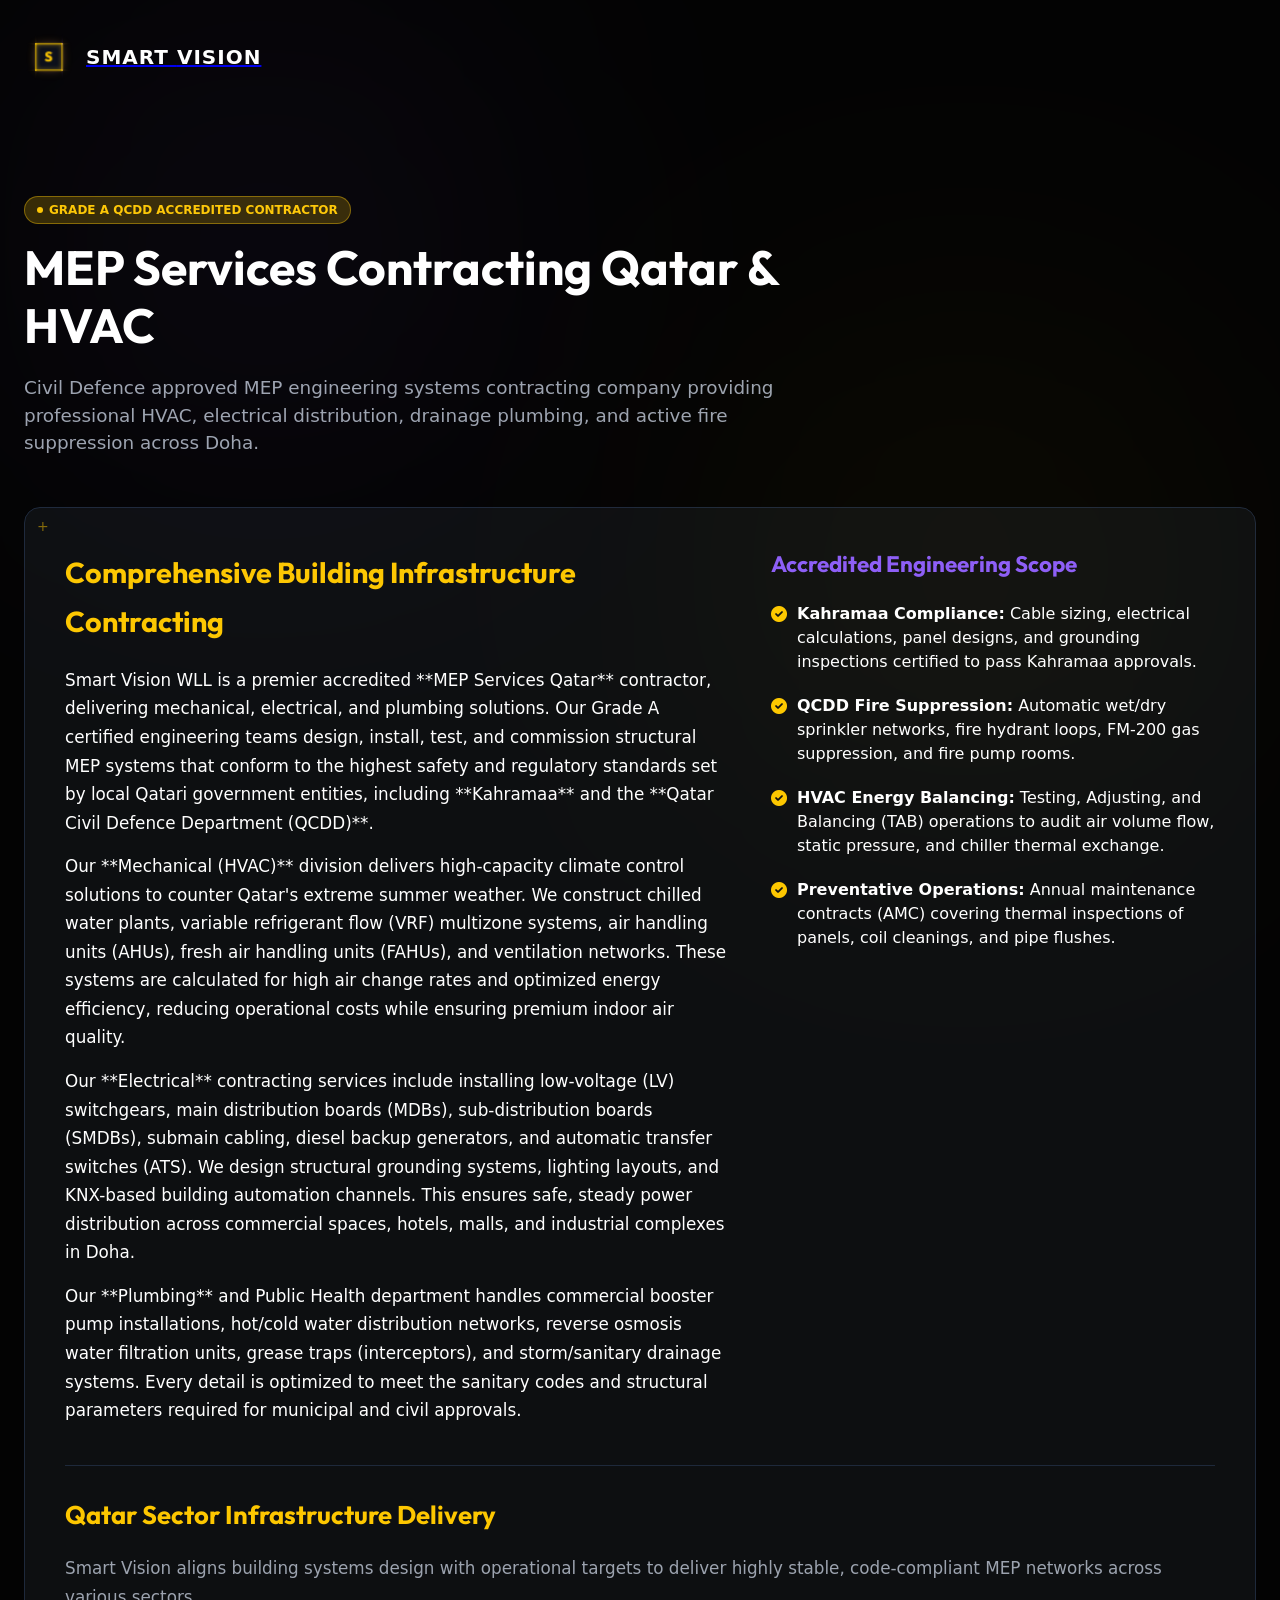
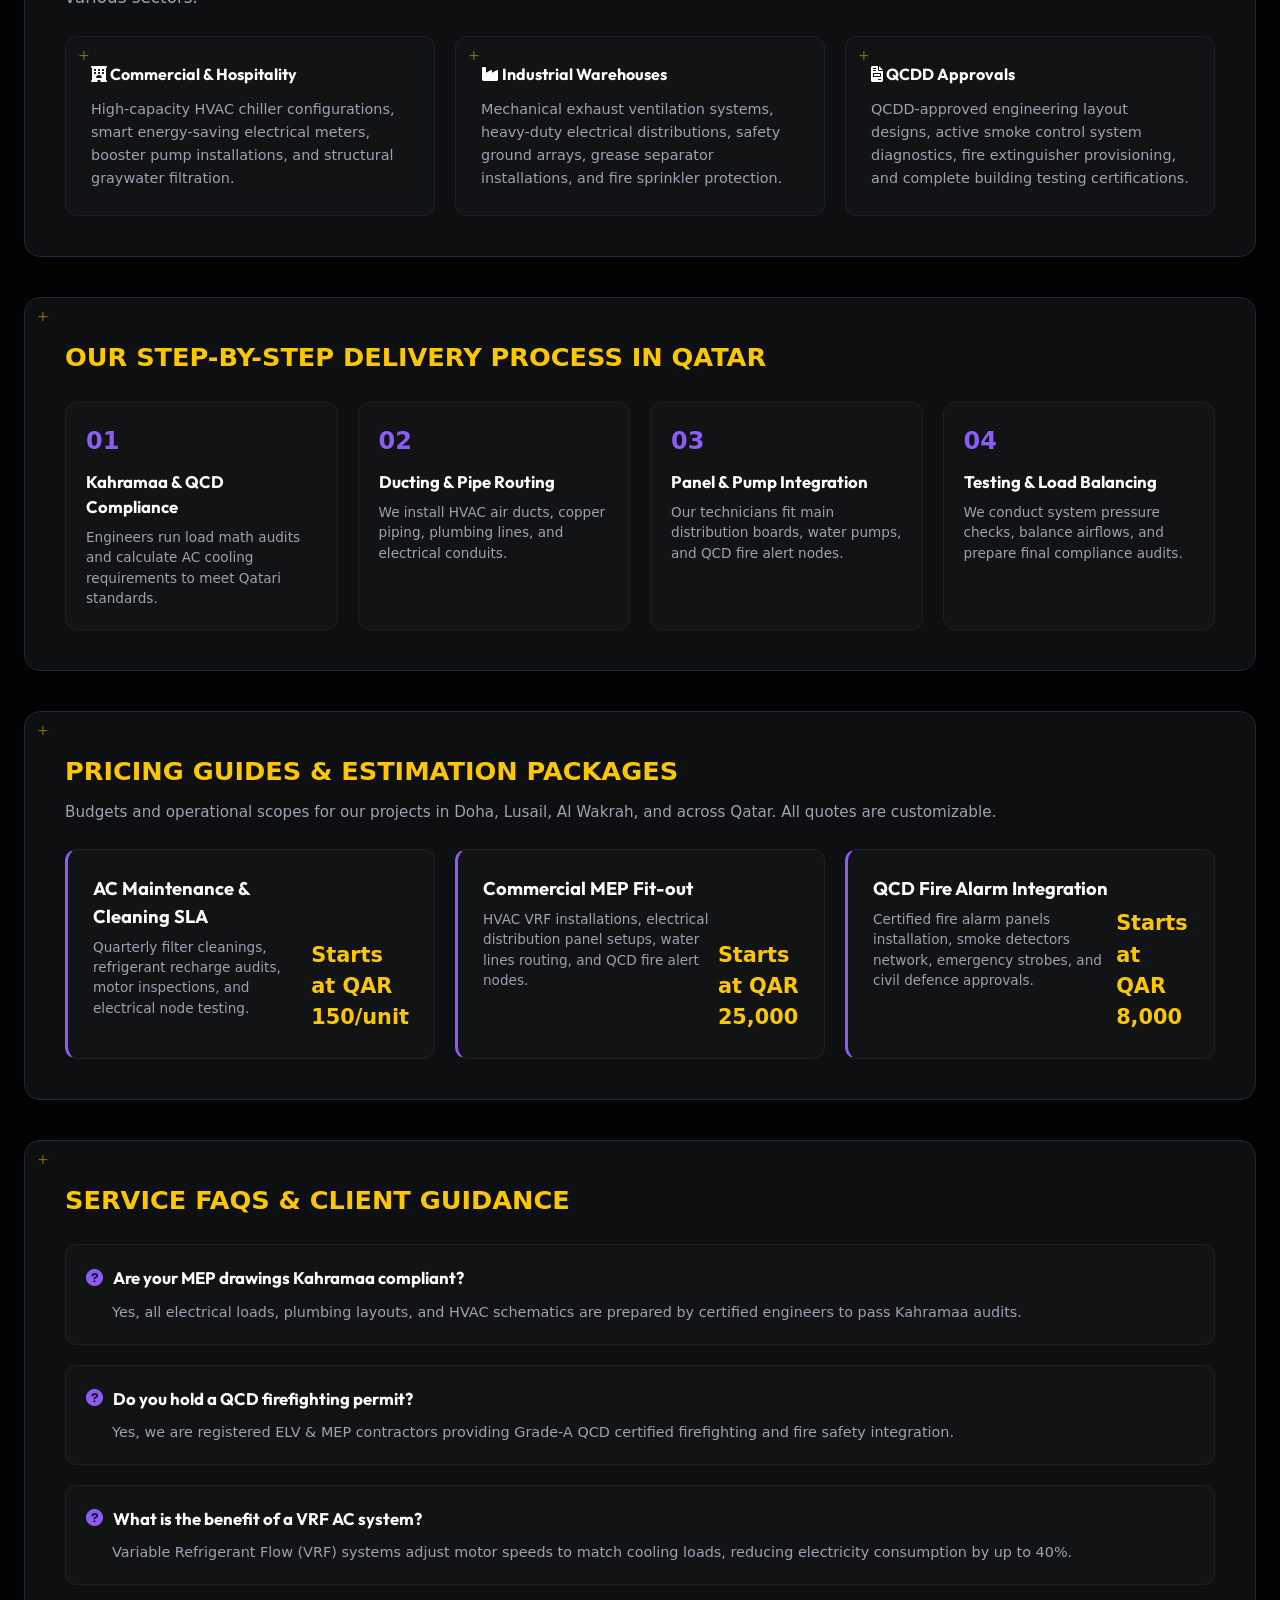
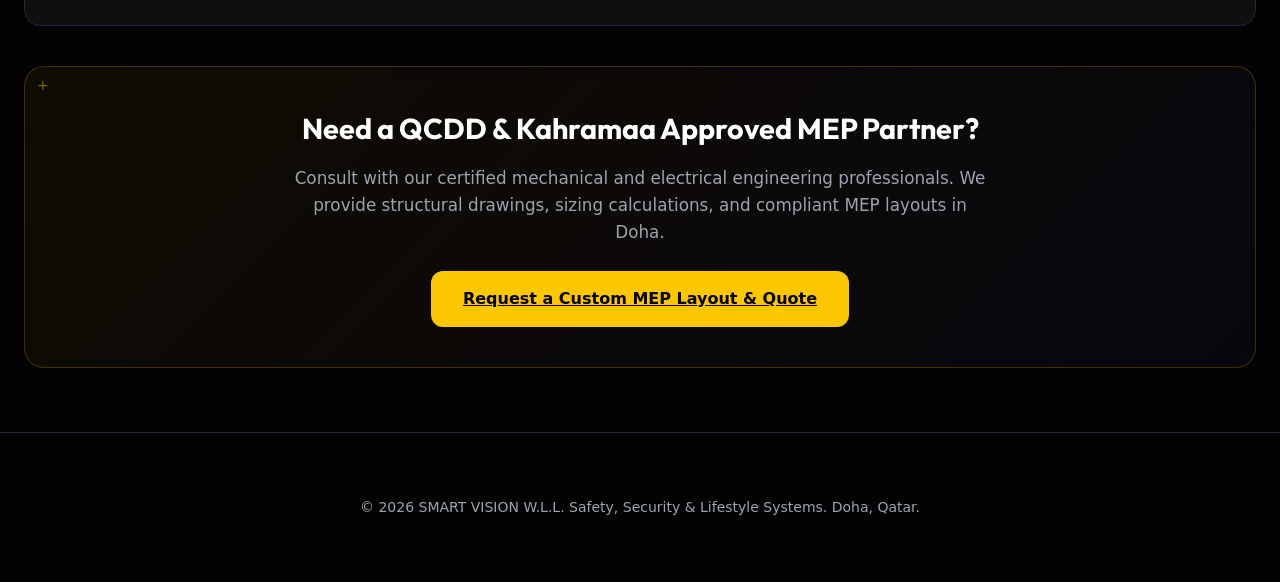
<file: mep-services-qatar.html>
<!DOCTYPE html>
<html lang="en">
<head>
  <meta charset="UTF-8">
  <meta name="viewport" content="width=device-width, initial-scale=1.0">
  <title>MEP Services Qatar | Electrical, Plumbing & HVAC Contractor Doha | Smart Vision</title>
  <meta name="description" content="Grade A Civil Defence certified MEP contractor in Qatar. Professional HVAC climate systems, electrical power distribution, firefighting, and plumbing solutions.">
  <meta name="keywords" content="MEP Services Qatar, HVAC Contractor Doha, Electrical Services Qatar, Grade A Civil Defence Contractor, Plumbing Contracting Doha, Firefighting Systems Qatar">
  <link rel="canonical" href="https://smartvisionias.netlify.app/mep-services-qatar">
  
  <meta name="theme-color" content="#050814">
  <link rel="icon" type="image/svg+xml" href="assets/logo.svg">
  
  <link rel="preconnect" href="https://fonts.googleapis.com">
  <link rel="preconnect" href="https://fonts.gstatic.com" crossorigin>
  <link rel="preconnect" href="https://cdnjs.cloudflare.com" crossorigin>
  <link href="https://fonts.googleapis.com/css2?family=Outfit:wght@300;400;500;600;700;800&family=Cormorant+Garamond:ital,wght@0,400;0,600;1,400&display=swap" rel="stylesheet" media="print" onload="this.media='all'" />
  <noscript><link rel="stylesheet" href="https://fonts.googleapis.com/css2?family=Outfit:wght@300;400;500;600;700;800&family=Cormorant+Garamond:ital,wght@0,400;0,600;1,400&display=swap" /></noscript>
  <link rel="stylesheet" href="https://cdnjs.cloudflare.com/ajax/libs/font-awesome/6.0.0-beta3/css/all.min.css" media="print" onload="this.media='all'" />
  <noscript><link rel="stylesheet" href="https://cdnjs.cloudflare.com/ajax/libs/font-awesome/6.0.0-beta3/css/all.min.css" /></noscript>
  <link rel="stylesheet" href="css/style.css">

  <!-- AI SEO SCHEMA BOOST -->
  <script type="application/ld+json">
  {
    "@context": "https://schema.org",
    "@type": ["Service", "HVACBusiness"],
    "name": "MEP Contracting, HVAC & Electrical Services",
    "description": "Mechanical, electrical, plumbing, HVAC ducting, and firefighting services compliant with Kahramaa and QCD guidelines in Qatar.",
    "provider": {
      "@type": "LocalBusiness",
      "name": "Smart Vision IAS",
      "url": "https://smartvisionias.netlify.app/",
      "logo": "https://smartvisionias.netlify.app/assets/logo.svg",
      "image": "https://smartvisionias.netlify.app/assets/logo.svg",
      "telephone": "+974-30544802",
      "email": "smartvisionwll@gmail.com",
      "address": {
        "@type": "PostalAddress",
        "addressLocality": "Doha",
        "addressCountry": "QA"
      }
    },
    "areaServed": {
      "@type": "Country",
      "name": "Qatar"
    },
    "hasOfferCatalog": {
      "@type": "OfferCatalog",
      "name": "Technical Services catalog",
      "itemListElement": [
        
        {
          "@type": "Offer",
          "itemOffered": {
            "@type": "Service",
            "name": "AC Maintenance & Cleaning SLA",
            "description": "Quarterly filter cleanings, refrigerant recharge audits, motor inspections, and electrical node testing."
          },
          "priceSpecification": {
            "@type": "PriceSpecification",
            "price": "0",
            "priceCurrency": "QAR"
          }
        }
        ,
        {
          "@type": "Offer",
          "itemOffered": {
            "@type": "Service",
            "name": "Commercial MEP Fit-out",
            "description": "HVAC VRF installations, electrical distribution panel setups, water lines routing, and QCD fire alert nodes."
          },
          "priceSpecification": {
            "@type": "PriceSpecification",
            "price": "0",
            "priceCurrency": "QAR"
          }
        }
        ,
        {
          "@type": "Offer",
          "itemOffered": {
            "@type": "Service",
            "name": "QCD Fire Alarm Integration",
            "description": "Certified fire alarm panels installation, smoke detectors network, emergency strobes, and civil defence approvals."
          },
          "priceSpecification": {
            "@type": "PriceSpecification",
            "price": "0",
            "priceCurrency": "QAR"
          }
        }
        
      ]
    },
    "mainEntity": {
      "@type": "FAQPage",
      "mainEntity": [
        
        {
          "@type": "Question",
          "name": "Are your MEP drawings Kahramaa compliant?",
          "acceptedAnswer": {
            "@type": "Answer",
            "text": "Yes, all electrical loads, plumbing layouts, and HVAC schematics are prepared by certified engineers to pass Kahramaa audits."
          }
        }
        ,
        {
          "@type": "Question",
          "name": "Do you hold a QCD firefighting permit?",
          "acceptedAnswer": {
            "@type": "Answer",
            "text": "Yes, we are registered ELV & MEP contractors providing Grade-A QCD certified firefighting and fire safety integration."
          }
        }
        ,
        {
          "@type": "Question",
          "name": "What is the benefit of a VRF AC system?",
          "acceptedAnswer": {
            "@type": "Answer",
            "text": "Variable Refrigerant Flow (VRF) systems adjust motor speeds to match cooling loads, reducing electricity consumption by up to 40%."
          }
        }
        
      ]
    }
  }
  </script>
</head>
<body>
  <div class="cursor-dot" id="cursorDot"></div>
  <div class="cursor-ring" id="cursorRing"></div>

  <!-- Ambient Background Glow Blobs -->
  <div class="glow-blob glow-blob-1" aria-hidden="true"></div>
  <div class="glow-blob glow-blob-2" aria-hidden="true"></div>

  <!-- Header -->
  <header class="relative z-20 max-w-7xl mx-auto px-6 md:px-12 lg:px-8 xl:px-16 pt-8 flex justify-between items-center animate-fade-in">
    <a href="index.html" class="flex items-center gap-3 logo-link text-decoration-none" aria-label="Smart Vision Home">
      <div class="logo-3d-container">
        <div class="logo-3d-cube">
          <div class="cube-face face-front">S</div>
          <div class="cube-face face-back">V</div>
          <div class="cube-face face-left">S</div>
          <div class="cube-face face-right">V</div>
          <div class="cube-face face-top">S</div>
          <div class="cube-face face-bottom">V</div>
        </div>
      </div>
      <span class="logo-text-3d text-white font-bold text-xl tracking-wider font-display">SMART <span class="text-[#FDC700] italic font-serif">VISION</span></span>
    </a>
  </header>

  <main id="mainContent" style="padding-top: 50px;">
    <section class="container mx-auto px-6 md:px-12 lg:px-8 xl:px-16 py-16">
      <div class="container">
        <!-- Hero Title -->
        <div class="showcase-header reveal" style="text-align: left; max-width: 800px; margin-bottom: 50px;">
          <div class="badge" style="background-color: rgba(253, 199, 0, 0.2); border: 1px solid rgba(253, 199, 0, 0.4); color: #fdc700; padding: 4px 12px; border-radius: 9999px; font-size: 0.75rem; font-weight: 600; display: inline-flex; align-items: center; gap: 6px;">
            <span style="width: 6px; height: 6px; background: #fdc700; border-radius: 50%;"></span>
            <span>GRADE A QCDD ACCREDITED CONTRACTOR</span>
          </div>
          <h1 class="hero-title" style="font-size: 3rem; margin-top: 15px; margin-bottom: 20px; line-height: 1.2;">
            MEP Services <span class="text-[#FDC700] italic font-serif">Contracting</span> Qatar &amp; HVAC
          </h1>
          <p class="hero-subtitle" style="font-size: 1.15rem; color: #9CA3AF; max-width: 100%;">
            Civil Defence approved MEP engineering systems contracting company providing professional HVAC, electrical distribution, drainage plumbing, and active fire suppression across Doha.
          </p>
        </div>

        <!-- Rich Content Grid -->
        <div class="product-card" style="padding: 40px; margin-bottom: 40px;">
          <div style="display: grid; grid-template-columns: 1.2fr 0.8fr; gap: 40px; margin-bottom: 40px;">
            <div style="font-family: var(--font-sans); font-size: 1.05rem; line-height: 1.7; color: #FFFFFF;">
              <h2 style="color: #fdc700; margin-bottom: 20px; font-size: 1.8rem;">Comprehensive Building Infrastructure Contracting</h2>
              <p style="margin-bottom: 15px;">
                Smart Vision WLL is a premier accredited **MEP Services Qatar** contractor, delivering mechanical, electrical, and plumbing solutions. Our Grade A certified engineering teams design, install, test, and commission structural MEP systems that conform to the highest safety and regulatory standards set by local Qatari government entities, including **Kahramaa** and the **Qatar Civil Defence Department (QCDD)**.
              </p>
              <p style="margin-bottom: 15px;">
                Our **Mechanical (HVAC)** division delivers high-capacity climate control solutions to counter Qatar's extreme summer weather. We construct chilled water plants, variable refrigerant flow (VRF) multizone systems, air handling units (AHUs), fresh air handling units (FAHUs), and ventilation networks. These systems are calculated for high air change rates and optimized energy efficiency, reducing operational costs while ensuring premium indoor air quality.
              </p>
              <p style="margin-bottom: 15px;">
                Our **Electrical** contracting services include installing low-voltage (LV) switchgears, main distribution boards (MDBs), sub-distribution boards (SMDBs), submain cabling, diesel backup generators, and automatic transfer switches (ATS). We design structural grounding systems, lighting layouts, and KNX-based building automation channels. This ensures safe, steady power distribution across commercial spaces, hotels, malls, and industrial complexes in Doha.
              </p>
              <p>
                Our **Plumbing** and Public Health department handles commercial booster pump installations, hot/cold water distribution networks, reverse osmosis water filtration units, grease traps (interceptors), and storm/sanitary drainage systems. Every detail is optimized to meet the sanitary codes and structural parameters required for municipal and civil approvals.
              </p>
            </div>
            <div>
              <h3 style="color: #8B5CF6; margin-bottom: 20px; font-size: 1.4rem;">Accredited Engineering Scope</h3>
              <ul style="list-style: none; display: grid; gap: 20px; padding-left: 0;">
                <li style="display: flex; gap: 10px; align-items: start;">
                  <i class="fas fa-check-circle" style="color: #fdc700; margin-top: 4px;"></i>
                  <span><strong>Kahramaa Compliance:</strong> Cable sizing, electrical calculations, panel designs, and grounding inspections certified to pass Kahramaa approvals.</span>
                </li>
                <li style="display: flex; gap: 10px; align-items: start;">
                  <i class="fas fa-check-circle" style="color: #fdc700; margin-top: 4px;"></i>
                  <span><strong>QCDD Fire Suppression:</strong> Automatic wet/dry sprinkler networks, fire hydrant loops, FM-200 gas suppression, and fire pump rooms.</span>
                </li>
                <li style="display: flex; gap: 10px; align-items: start;">
                  <i class="fas fa-check-circle" style="color: #fdc700; margin-top: 4px;"></i>
                  <span><strong>HVAC Energy Balancing:</strong> Testing, Adjusting, and Balancing (TAB) operations to audit air volume flow, static pressure, and chiller thermal exchange.</span>
                </li>
                <li style="display: flex; gap: 10px; align-items: start;">
                  <i class="fas fa-check-circle" style="color: #fdc700; margin-top: 4px;"></i>
                  <span><strong>Preventative Operations:</strong> Annual maintenance contracts (AMC) covering thermal inspections of panels, coil cleanings, and pipe flushes.</span>
                </li>
              </ul>
            </div>
          </div>

          <hr style="border: 0; border-top: 1px solid var(--color-border); margin: 30px 0;">

          <!-- Industries & Tech Section -->
          <div>
            <h3 style="color: #fdc700; font-size: 1.6rem; margin-bottom: 20px;">Qatar Sector Infrastructure Delivery</h3>
            <p style="font-family: var(--font-sans); font-size: 1.05rem; line-height: 1.7; color: #9CA3AF; margin-bottom: 25px;">
              Smart Vision aligns building systems design with operational targets to deliver highly stable, code-compliant MEP networks across various sectors.
            </p>
            <div style="display: grid; grid-template-columns: repeat(3, 1fr); gap: 20px;">
              <div class="product-card" style="padding: 25px; background: rgba(255,255,255,0.02); border-radius: 12px; border: 1px solid rgba(255,255,255,0.05);">
                <h4 style="color: #fff; margin-bottom: 12px;"><i class="fas fa-hotel text-[#FDC700]"></i> Commercial &amp; Hospitality</h4>
                <p style="font-size: 0.9rem; color: #9CA3AF; line-height: 1.6;">
                  High-capacity HVAC chiller configurations, smart energy-saving electrical meters, booster pump installations, and structural graywater filtration.
                </p>
              </div>
              <div class="product-card" style="padding: 25px; background: rgba(255,255,255,0.02); border-radius: 12px; border: 1px solid rgba(255,255,255,0.05);">
                <h4 style="color: #fff; margin-bottom: 12px;"><i class="fas fa-industry text-[#FDC700]"></i> Industrial Warehouses</h4>
                <p style="font-size: 0.9rem; color: #9CA3AF; line-height: 1.6;">
                  Mechanical exhaust ventilation systems, heavy-duty electrical distributions, safety ground arrays, grease separator installations, and fire sprinkler protection.
                </p>
              </div>
              <div class="product-card" style="padding: 25px; background: rgba(255,255,255,0.02); border-radius: 12px; border: 1px solid rgba(255,255,255,0.05);">
                <h4 style="color: #fff; margin-bottom: 12px;"><i class="fas fa-file-invoice text-[#FDC700]"></i> QCDD Approvals</h4>
                <p style="font-size: 0.9rem; color: #9CA3AF; line-height: 1.6;">
                  QCDD-approved engineering layout designs, active smoke control system diagnostics, fire extinguisher provisioning, and complete building testing certifications.
                </p>
              </div>
            </div>
          </div>
        </div>

        
          <!-- AI SEO OPTIMIZATION: Process Flow -->
          <div class="product-card" style="padding: 40px; margin-bottom: 40px;">
            <h3 style="color: #fdc700; font-size: 1.6rem; margin-bottom: 25px; text-transform: uppercase; font-family: var(--font-sans); font-weight: 700;">
              Our Step-by-Step Delivery Process in Qatar
            </h3>
            <div style="display: grid; grid-template-columns: repeat(auto-fit, minmax(200px, 1fr)); gap: 20px;">
              
                <div style="background: rgba(255,255,255,0.02); border: 1px solid rgba(255,255,255,0.05); border-radius: 12px; padding: 20px; position: relative;">
                  <div style="color: #8B5CF6; font-weight: 800; font-size: 1.5rem; margin-bottom: 10px; font-family: var(--font-sans);">01</div>
                  <h4 style="color: #fff; font-size: 1.05rem; font-weight: 700; margin-bottom: 8px;">Kahramaa & QCD Compliance</h4>
                  <p style="font-size: 0.85rem; color: #9CA3AF; line-height: 1.5; margin: 0;">Engineers run load math audits and calculate AC cooling requirements to meet Qatari standards.</p>
                </div>
              
                <div style="background: rgba(255,255,255,0.02); border: 1px solid rgba(255,255,255,0.05); border-radius: 12px; padding: 20px; position: relative;">
                  <div style="color: #8B5CF6; font-weight: 800; font-size: 1.5rem; margin-bottom: 10px; font-family: var(--font-sans);">02</div>
                  <h4 style="color: #fff; font-size: 1.05rem; font-weight: 700; margin-bottom: 8px;">Ducting & Pipe Routing</h4>
                  <p style="font-size: 0.85rem; color: #9CA3AF; line-height: 1.5; margin: 0;">We install HVAC air ducts, copper piping, plumbing lines, and electrical conduits.</p>
                </div>
              
                <div style="background: rgba(255,255,255,0.02); border: 1px solid rgba(255,255,255,0.05); border-radius: 12px; padding: 20px; position: relative;">
                  <div style="color: #8B5CF6; font-weight: 800; font-size: 1.5rem; margin-bottom: 10px; font-family: var(--font-sans);">03</div>
                  <h4 style="color: #fff; font-size: 1.05rem; font-weight: 700; margin-bottom: 8px;">Panel & Pump Integration</h4>
                  <p style="font-size: 0.85rem; color: #9CA3AF; line-height: 1.5; margin: 0;">Our technicians fit main distribution boards, water pumps, and QCD fire alert nodes.</p>
                </div>
              
                <div style="background: rgba(255,255,255,0.02); border: 1px solid rgba(255,255,255,0.05); border-radius: 12px; padding: 20px; position: relative;">
                  <div style="color: #8B5CF6; font-weight: 800; font-size: 1.5rem; margin-bottom: 10px; font-family: var(--font-sans);">04</div>
                  <h4 style="color: #fff; font-size: 1.05rem; font-weight: 700; margin-bottom: 8px;">Testing & Load Balancing</h4>
                  <p style="font-size: 0.85rem; color: #9CA3AF; line-height: 1.5; margin: 0;">We conduct system pressure checks, balance airflows, and prepare final compliance audits.</p>
                </div>
              
            </div>
          </div>

          <!-- AI SEO OPTIMIZATION: Pricing Guides & Estimations -->
          <div class="product-card" style="padding: 40px; margin-bottom: 40px;">
            <h3 style="color: #fdc700; font-size: 1.6rem; margin-bottom: 10px; text-transform: uppercase; font-family: var(--font-sans); font-weight: 700;">
              Pricing Guides &amp; Estimation Packages
            </h3>
            <p style="font-size: 0.95rem; color: #9CA3AF; margin-bottom: 25px; line-height: 1.6;">
              Budgets and operational scopes for our projects in Doha, Lusail, Al Wakrah, and across Qatar. All quotes are customizable.
            </p>
            <div style="display: grid; grid-template-columns: repeat(auto-fit, minmax(260px, 1fr)); gap: 20px;">
              
                <div style="background: rgba(255,255,255,0.02); border: 1px solid rgba(255,255,255,0.05); border-radius: 12px; padding: 25px; display: flex; flex-col; justify-content: space-between; border-left: 3px solid #8B5CF6;">
                  <div>
                    <h4 style="color: #fff; font-size: 1.15rem; font-weight: 700; margin-bottom: 6px;">AC Maintenance & Cleaning SLA</h4>
                    <p style="font-size: 0.85rem; color: #9CA3AF; line-height: 1.5; margin-bottom: 15px;">Quarterly filter cleanings, refrigerant recharge audits, motor inspections, and electrical node testing.</p>
                  </div>
                  <div style="color: #fdc700; font-weight: 800; font-size: 1.3rem; margin-top: auto; font-family: var(--font-sans);">
                    Starts at QAR 150/unit
                  </div>
                </div>
              
                <div style="background: rgba(255,255,255,0.02); border: 1px solid rgba(255,255,255,0.05); border-radius: 12px; padding: 25px; display: flex; flex-col; justify-content: space-between; border-left: 3px solid #8B5CF6;">
                  <div>
                    <h4 style="color: #fff; font-size: 1.15rem; font-weight: 700; margin-bottom: 6px;">Commercial MEP Fit-out</h4>
                    <p style="font-size: 0.85rem; color: #9CA3AF; line-height: 1.5; margin-bottom: 15px;">HVAC VRF installations, electrical distribution panel setups, water lines routing, and QCD fire alert nodes.</p>
                  </div>
                  <div style="color: #fdc700; font-weight: 800; font-size: 1.3rem; margin-top: auto; font-family: var(--font-sans);">
                    Starts at QAR 25,000
                  </div>
                </div>
              
                <div style="background: rgba(255,255,255,0.02); border: 1px solid rgba(255,255,255,0.05); border-radius: 12px; padding: 25px; display: flex; flex-col; justify-content: space-between; border-left: 3px solid #8B5CF6;">
                  <div>
                    <h4 style="color: #fff; font-size: 1.15rem; font-weight: 700; margin-bottom: 6px;">QCD Fire Alarm Integration</h4>
                    <p style="font-size: 0.85rem; color: #9CA3AF; line-height: 1.5; margin-bottom: 15px;">Certified fire alarm panels installation, smoke detectors network, emergency strobes, and civil defence approvals.</p>
                  </div>
                  <div style="color: #fdc700; font-weight: 800; font-size: 1.3rem; margin-top: auto; font-family: var(--font-sans);">
                    Starts at QAR 8,000
                  </div>
                </div>
              
            </div>
          </div>

          <!-- AI SEO OPTIMIZATION: Frequently Asked Questions -->
          <div class="product-card" style="padding: 40px; margin-bottom: 40px;">
            <h3 style="color: #fdc700; font-size: 1.6rem; margin-bottom: 25px; text-transform: uppercase; font-family: var(--font-sans); font-weight: 700;">
              Service FAQs &amp; Client Guidance
            </h3>
            <div style="display: grid; grid-template-columns: 1fr; gap: 20px;">
              
                <div style="background: rgba(255,255,255,0.02); border: 1px solid rgba(255,255,255,0.05); border-radius: 12px; padding: 20px;">
                  <h4 style="color: #fff; font-size: 1.05rem; font-weight: 700; margin-bottom: 10px; display: flex; align-items: center; gap: 10px;">
                    <i class="fas fa-question-circle" style="color: #8B5CF6;"></i> Are your MEP drawings Kahramaa compliant?
                  </h4>
                  <p style="font-size: 0.9rem; color: #9CA3AF; line-height: 1.6; margin: 0; padding-left: 26px;">Yes, all electrical loads, plumbing layouts, and HVAC schematics are prepared by certified engineers to pass Kahramaa audits.</p>
                </div>
              
                <div style="background: rgba(255,255,255,0.02); border: 1px solid rgba(255,255,255,0.05); border-radius: 12px; padding: 20px;">
                  <h4 style="color: #fff; font-size: 1.05rem; font-weight: 700; margin-bottom: 10px; display: flex; align-items: center; gap: 10px;">
                    <i class="fas fa-question-circle" style="color: #8B5CF6;"></i> Do you hold a QCD firefighting permit?
                  </h4>
                  <p style="font-size: 0.9rem; color: #9CA3AF; line-height: 1.6; margin: 0; padding-left: 26px;">Yes, we are registered ELV & MEP contractors providing Grade-A QCD certified firefighting and fire safety integration.</p>
                </div>
              
                <div style="background: rgba(255,255,255,0.02); border: 1px solid rgba(255,255,255,0.05); border-radius: 12px; padding: 20px;">
                  <h4 style="color: #fff; font-size: 1.05rem; font-weight: 700; margin-bottom: 10px; display: flex; align-items: center; gap: 10px;">
                    <i class="fas fa-question-circle" style="color: #8B5CF6;"></i> What is the benefit of a VRF AC system?
                  </h4>
                  <p style="font-size: 0.9rem; color: #9CA3AF; line-height: 1.6; margin: 0; padding-left: 26px;">Variable Refrigerant Flow (VRF) systems adjust motor speeds to match cooling loads, reducing electricity consumption by up to 40%.</p>
                </div>
              
            </div>
          </div>
  
        <!-- Proposal Callout -->
        <div class="product-card" style="padding: 40px; text-align: center; background: linear-gradient(135deg, rgba(253,199,0,0.05), rgba(139,92,246,0.05)); border: 1px solid rgba(253,199,0,0.2); border-radius: 20px;">
          <h3 style="color: #fff; margin-bottom: 15px; font-size: 1.8rem;">Need a QCDD &amp; Kahramaa Approved MEP Partner?</h3>
          <p style="color: #9CA3AF; max-width: 700px; margin: 0 auto 25px; font-family: var(--font-sans); font-size: 1.05rem; line-height: 1.6;">
            Consult with our certified mechanical and electrical engineering professionals. We provide structural drawings, sizing calculations, and compliant MEP layouts in Doha.
          </p>
          <a href="https://wa.me/97430544802" target="_blank" rel="noopener noreferrer" class="bg-yellow-400 text-black px-8 py-4 rounded-xl font-bold hover:bg-yellow-300 transition-all inline-block">Request a Custom MEP Layout &amp; Quote</a>
        </div>
      </div>
    </section>
  </main>

  <!-- Footer -->
  <footer class="border-t border-gray-800 py-16 relative z-10">
    <div class="container mx-auto px-6 text-center">
      <p class="text-gray-400 text-sm">&copy; 2026 SMART VISION W.L.L. Safety, Security &amp; Lifestyle Systems. Doha, Qatar.</p>
    </div>
  </footer>

  <script src="js/app.js" defer></script>
</body>
</html>
</file>
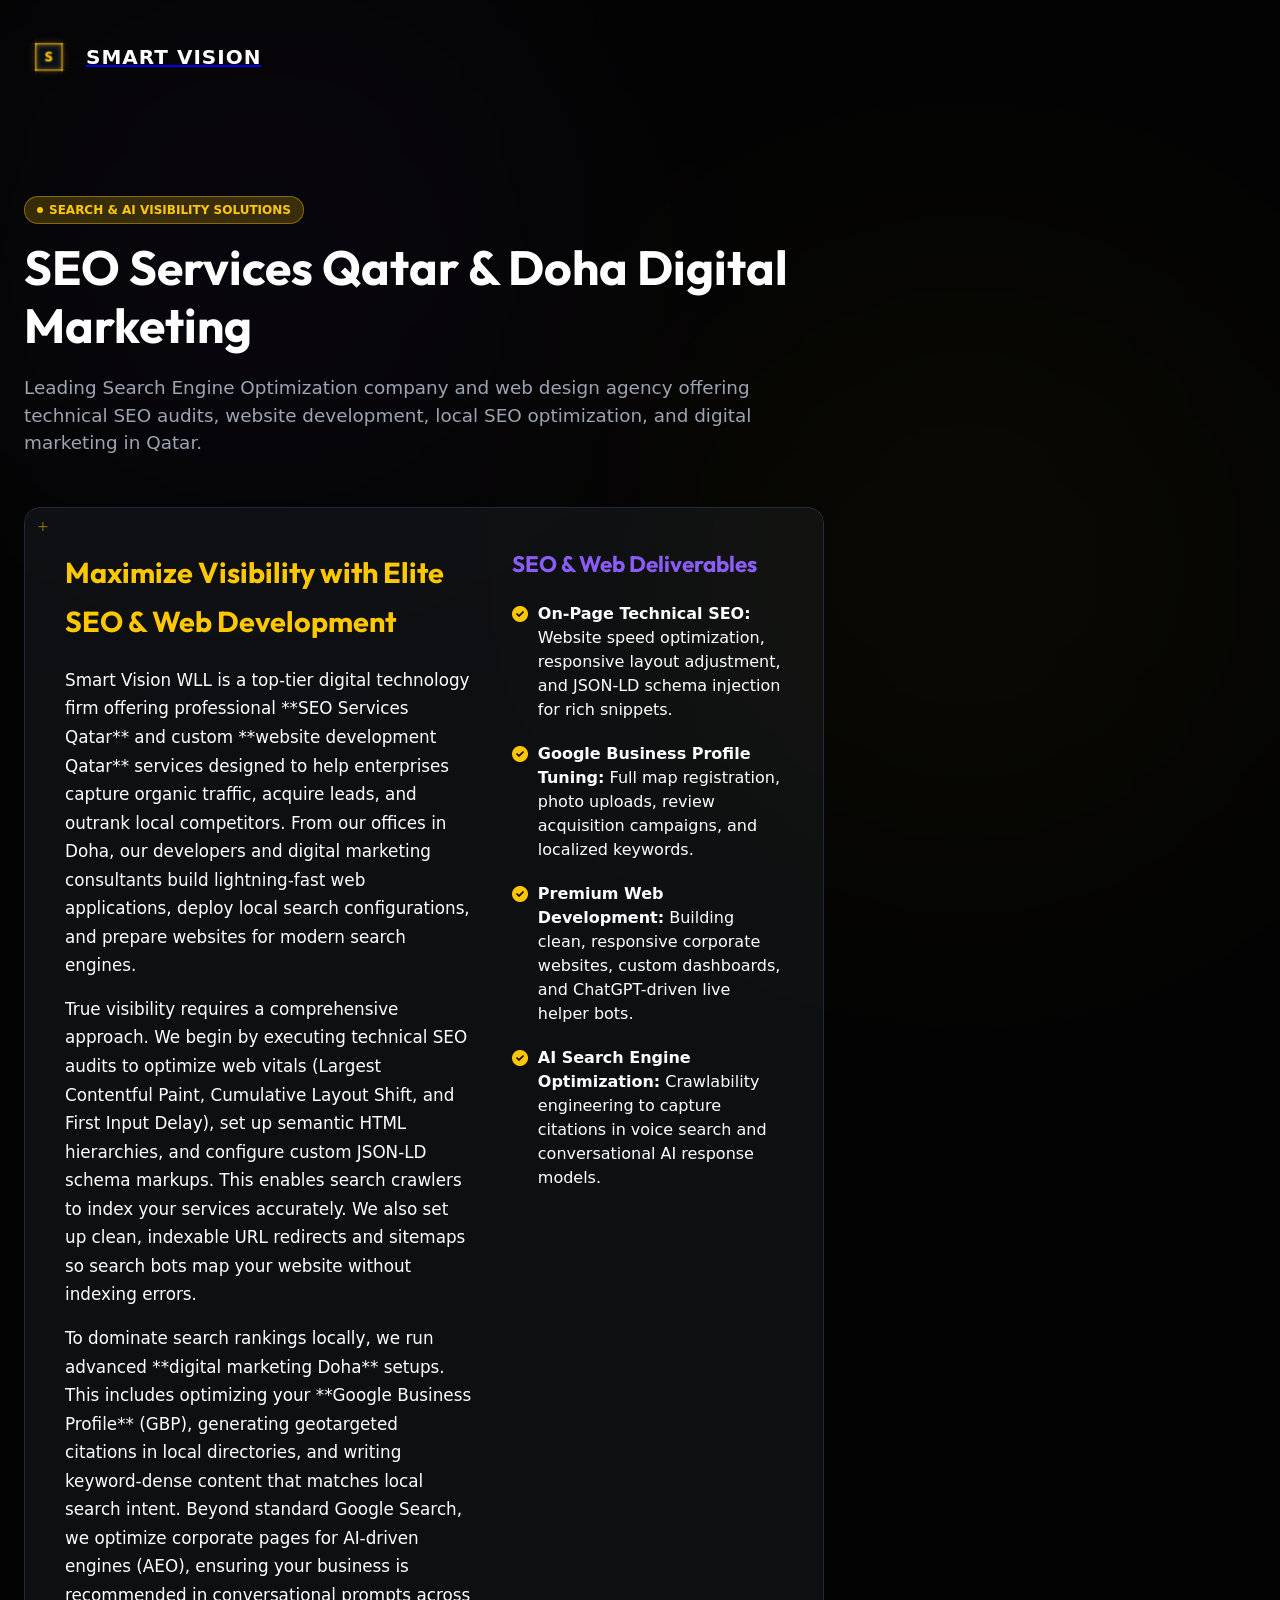
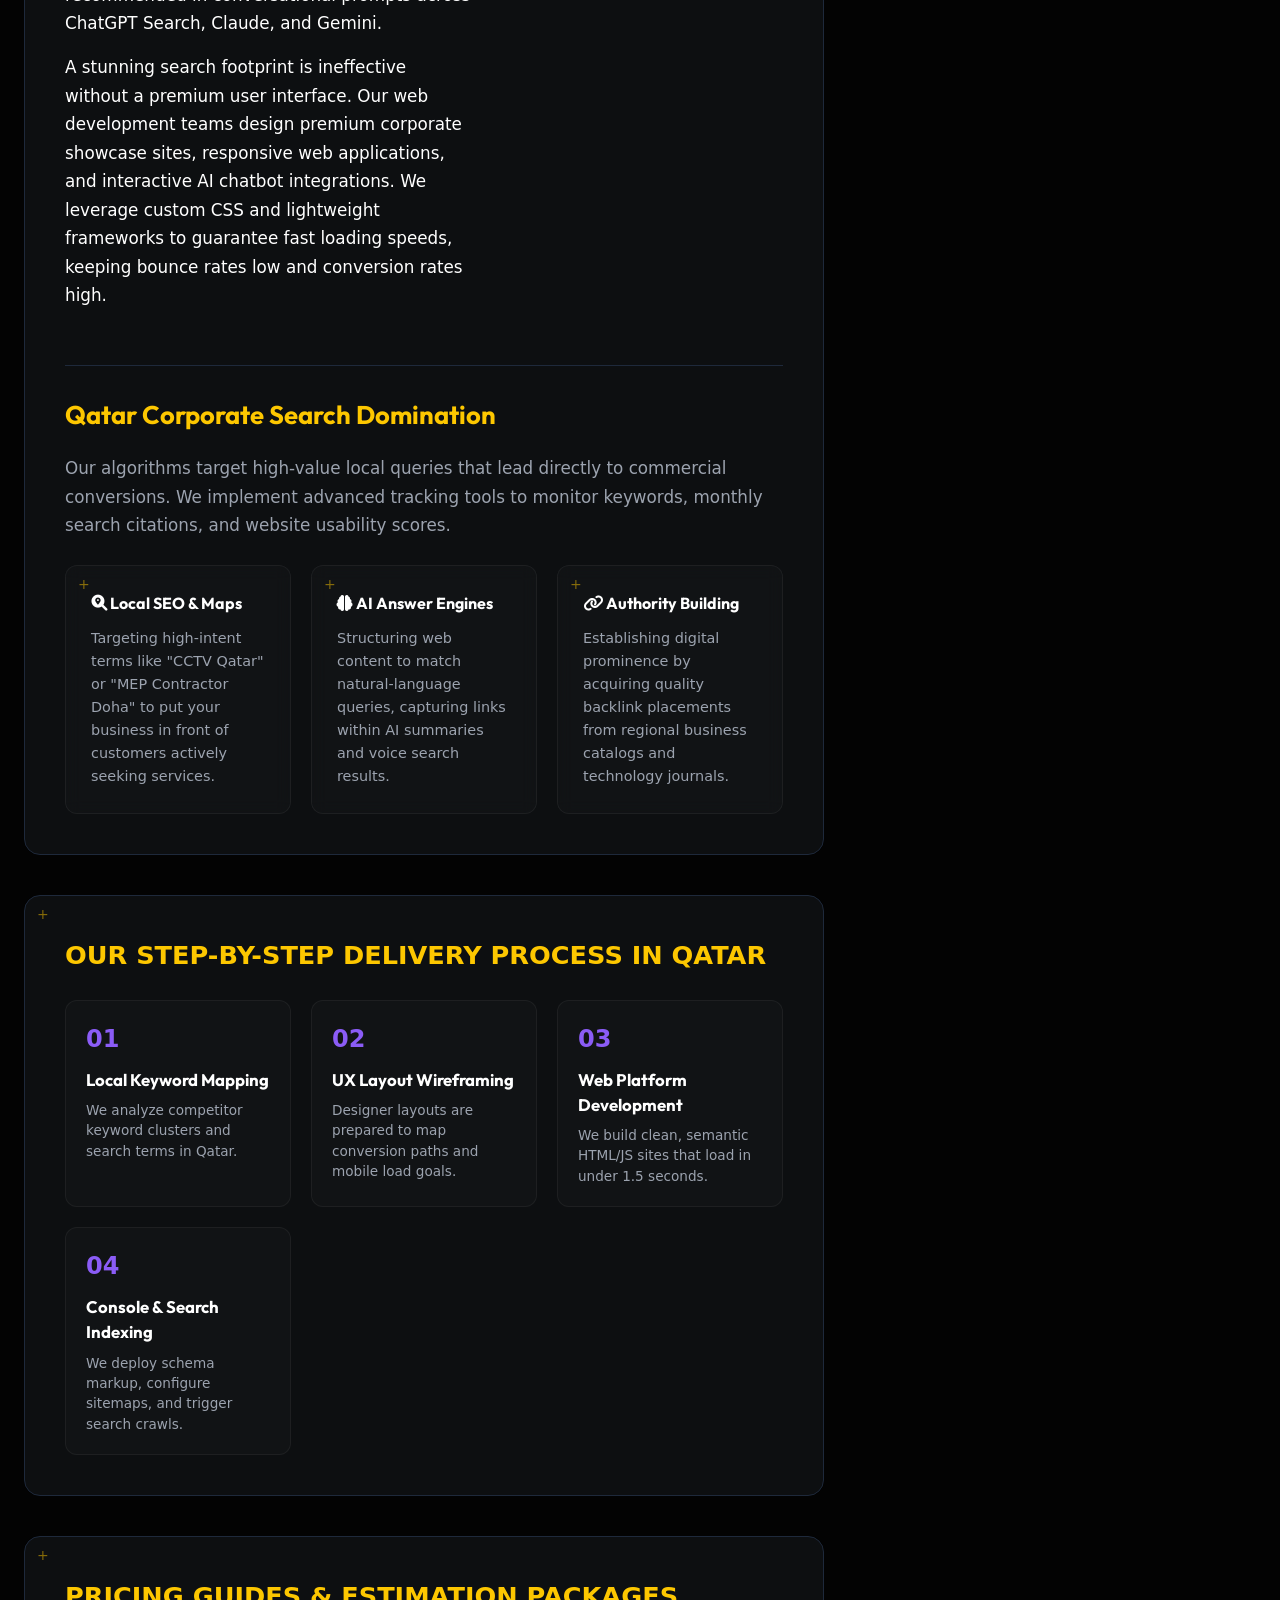
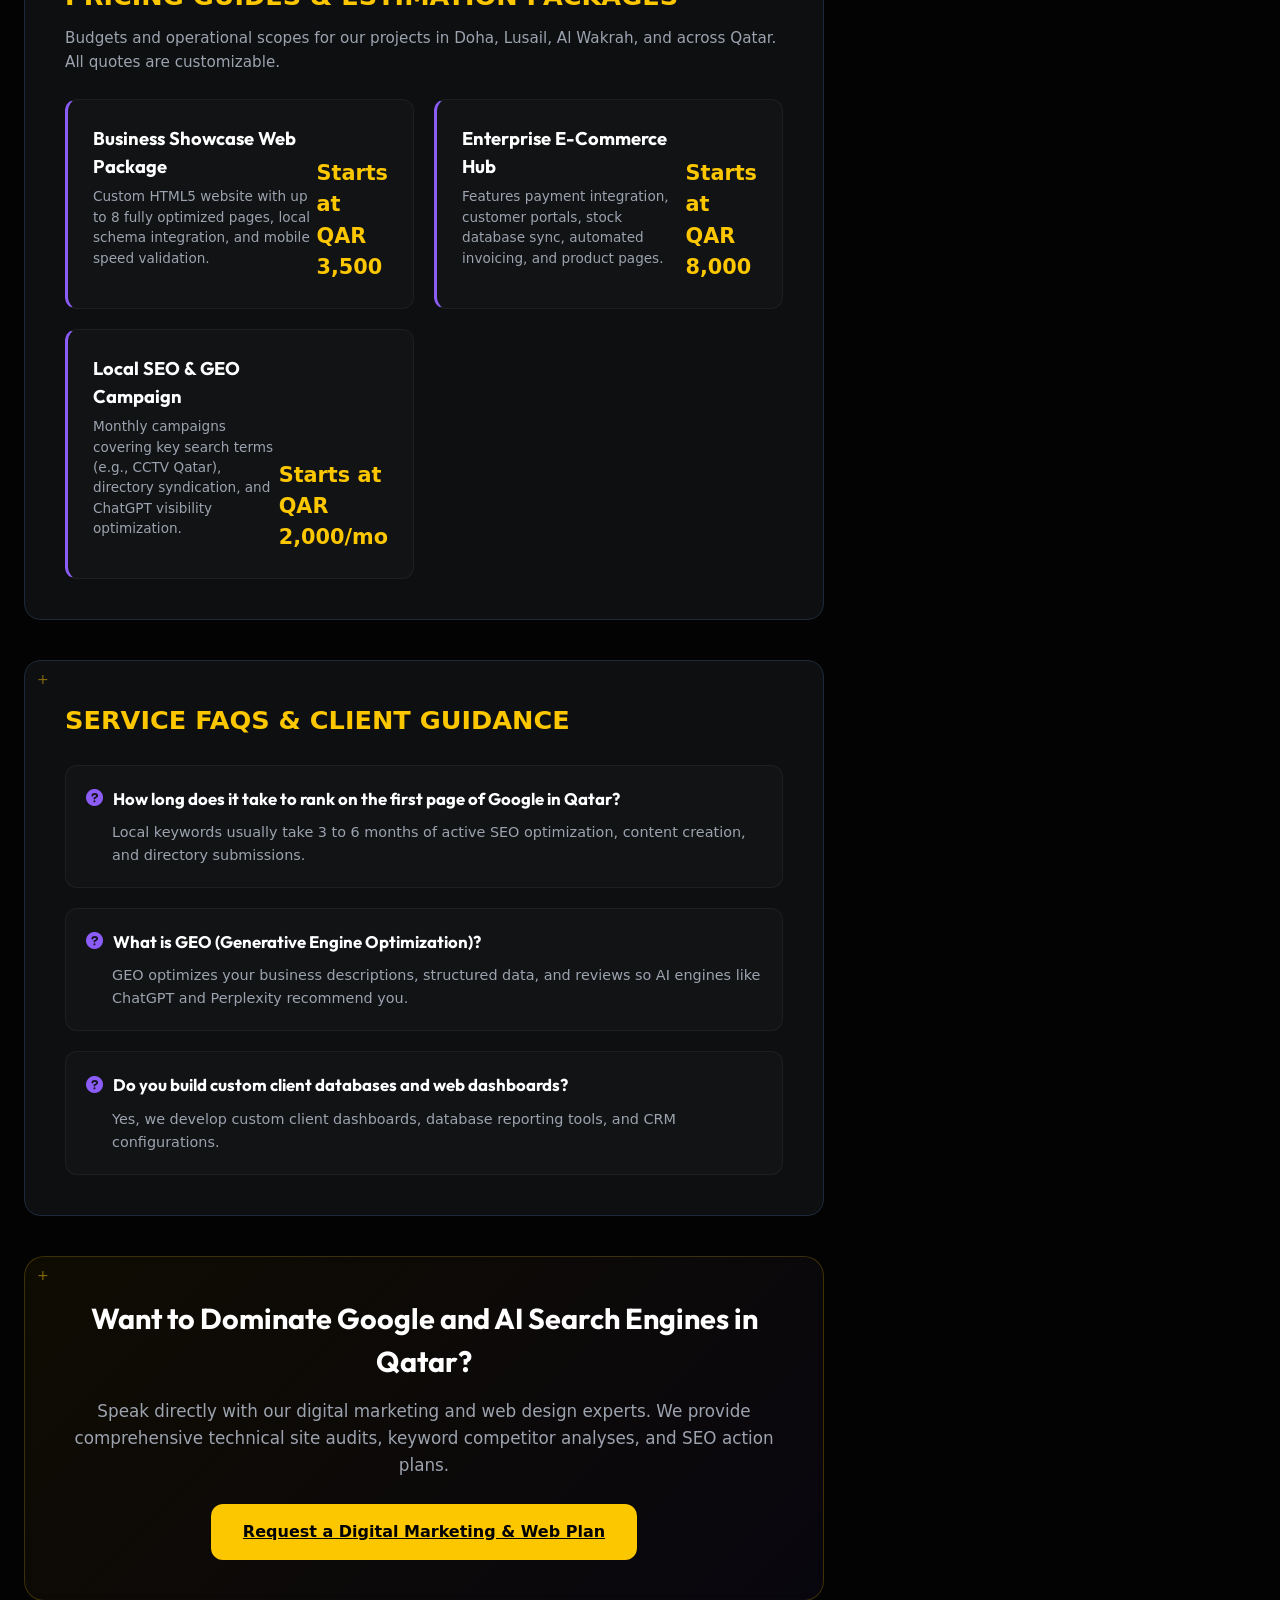
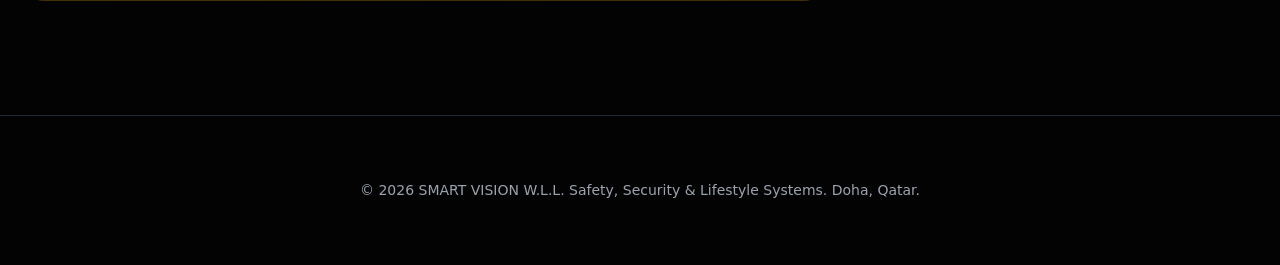
<file: seo-services-qatar.html>
<!DOCTYPE html>
<html lang="en">
<head>
  <meta charset="UTF-8">
  <meta name="viewport" content="width=device-width, initial-scale=1.0">
  <title>SEO Services Qatar | Web Development & Digital Marketing Doha | Smart Vision</title>
  <meta name="description" content="Drive organic traffic and rank #1 with premier SEO services in Qatar. We optimize for Google Search, local Google Maps, and ChatGPT/Gemini search.">
  <meta name="keywords" content="SEO Services Qatar, Website Development Qatar, Digital Marketing Doha, Google Business Profile, SEO Agency Qatar, ChatGPT Search Optimization">
  <link rel="canonical" href="https://smartvisionias.netlify.app/seo-services-qatar">
  
  <meta name="theme-color" content="#050814">
  <link rel="icon" type="image/svg+xml" href="assets/logo.svg">
  
  <link rel="preconnect" href="https://fonts.googleapis.com">
  <link rel="preconnect" href="https://fonts.gstatic.com" crossorigin>
  <link rel="preconnect" href="https://cdnjs.cloudflare.com" crossorigin>
  <link href="https://fonts.googleapis.com/css2?family=Outfit:wght@300;400;500;600;700;800&family=Cormorant+Garamond:ital,wght@0,400;0,600;1,400&display=swap" rel="stylesheet" media="print" onload="this.media='all'" />
  <noscript><link rel="stylesheet" href="https://fonts.googleapis.com/css2?family=Outfit:wght@300;400;500;600;700;800&family=Cormorant+Garamond:ital,wght@0,400;0,600;1,400&display=swap" /></noscript>
  <link rel="stylesheet" href="https://cdnjs.cloudflare.com/ajax/libs/font-awesome/6.0.0-beta3/css/all.min.css" media="print" onload="this.media='all'" />
  <noscript><link rel="stylesheet" href="https://cdnjs.cloudflare.com/ajax/libs/font-awesome/6.0.0-beta3/css/all.min.css" /></noscript>
  <link rel="stylesheet" href="css/style.css">

  <!-- AI SEO SCHEMA BOOST -->
  <script type="application/ld+json">
  {
    "@context": "https://schema.org",
    "@type": ["Service", "Service"],
    "name": "Website Development & Local SEO Services",
    "description": "SEO optimization, custom web portals, and generative engine optimization (GEO) for business ranking in Qatar.",
    "provider": {
      "@type": "LocalBusiness",
      "name": "Smart Vision IAS",
      "url": "https://smartvisionias.netlify.app/",
      "logo": "https://smartvisionias.netlify.app/assets/logo.svg",
      "image": "https://smartvisionias.netlify.app/assets/logo.svg",
      "telephone": "+974-30544802",
      "email": "smartvisionwll@gmail.com",
      "address": {
        "@type": "PostalAddress",
        "addressLocality": "Doha",
        "addressCountry": "QA"
      }
    },
    "areaServed": {
      "@type": "Country",
      "name": "Qatar"
    },
    "hasOfferCatalog": {
      "@type": "OfferCatalog",
      "name": "Technical Services catalog",
      "itemListElement": [
        
        {
          "@type": "Offer",
          "itemOffered": {
            "@type": "Service",
            "name": "Business Showcase Web Package",
            "description": "Custom HTML5 website with up to 8 fully optimized pages, local schema integration, and mobile speed validation."
          },
          "priceSpecification": {
            "@type": "PriceSpecification",
            "price": "0",
            "priceCurrency": "QAR"
          }
        }
        ,
        {
          "@type": "Offer",
          "itemOffered": {
            "@type": "Service",
            "name": "Enterprise E-Commerce Hub",
            "description": "Features payment integration, customer portals, stock database sync, automated invoicing, and product pages."
          },
          "priceSpecification": {
            "@type": "PriceSpecification",
            "price": "0",
            "priceCurrency": "QAR"
          }
        }
        ,
        {
          "@type": "Offer",
          "itemOffered": {
            "@type": "Service",
            "name": "Local SEO & GEO Campaign",
            "description": "Monthly campaigns covering key search terms (e.g., CCTV Qatar), directory syndication, and ChatGPT visibility optimization."
          },
          "priceSpecification": {
            "@type": "PriceSpecification",
            "price": "0",
            "priceCurrency": "QAR"
          }
        }
        
      ]
    },
    "mainEntity": {
      "@type": "FAQPage",
      "mainEntity": [
        
        {
          "@type": "Question",
          "name": "How long does it take to rank on the first page of Google in Qatar?",
          "acceptedAnswer": {
            "@type": "Answer",
            "text": "Local keywords usually take 3 to 6 months of active SEO optimization, content creation, and directory submissions."
          }
        }
        ,
        {
          "@type": "Question",
          "name": "What is GEO (Generative Engine Optimization)?",
          "acceptedAnswer": {
            "@type": "Answer",
            "text": "GEO optimizes your business descriptions, structured data, and reviews so AI engines like ChatGPT and Perplexity recommend you."
          }
        }
        ,
        {
          "@type": "Question",
          "name": "Do you build custom client databases and web dashboards?",
          "acceptedAnswer": {
            "@type": "Answer",
            "text": "Yes, we develop custom client dashboards, database reporting tools, and CRM configurations."
          }
        }
        
      ]
    }
  }
  </script>
</head>
<body>
  <div class="cursor-dot" id="cursorDot"></div>
  <div class="cursor-ring" id="cursorRing"></div>

  <!-- Ambient Background Glow Blobs -->
  <div class="glow-blob glow-blob-1" aria-hidden="true"></div>
  <div class="glow-blob glow-blob-2" aria-hidden="true"></div>

  <!-- Header -->
  <header class="relative z-20 max-w-7xl mx-auto px-6 md:px-12 lg:px-8 xl:px-16 pt-8 flex justify-between items-center animate-fade-in">
    <a href="index.html" class="flex items-center gap-3 logo-link text-decoration-none" aria-label="Smart Vision Home">
      <div class="logo-3d-container">
        <div class="logo-3d-cube">
          <div class="cube-face face-front">S</div>
          <div class="cube-face face-back">V</div>
          <div class="cube-face face-left">S</div>
          <div class="cube-face face-right">V</div>
          <div class="cube-face face-top">S</div>
          <div class="cube-face face-bottom">V</div>
        </div>
      </div>
      <span class="logo-text-3d text-white font-bold text-xl tracking-wider font-display">SMART <span class="text-[#FDC700] italic font-serif">VISION</span></span>
    </a>
  </header>

  <main id="mainContent" style="padding-top: 50px;">
    <section class="container mx-auto px-6 md:px-12 lg:px-8 xl:px-16 py-16">
      <div class="container">
        <!-- Hero Title -->
        <div class="showcase-header reveal" style="text-align: left; max-width: 800px; margin-bottom: 50px;">
        <!-- Hero Title -->
        <div class="showcase-header reveal" style="text-align: left; max-width: 800px; margin-bottom: 50px;">
          <div class="badge" style="background-color: rgba(253, 199, 0, 0.2); border: 1px solid rgba(253, 199, 0, 0.4); color: #fdc700; padding: 4px 12px; border-radius: 9999px; font-size: 0.75rem; font-weight: 600; display: inline-flex; align-items: center; gap: 6px;">
            <span style="width: 6px; height: 6px; background: #fdc700; border-radius: 50%;"></span>
            <span>SEARCH &amp; AI VISIBILITY SOLUTIONS</span>
          </div>
          <h1 class="hero-title" style="font-size: 3rem; margin-top: 15px; margin-bottom: 20px; line-height: 1.2;">
            SEO Services <span class="text-[#FDC700] italic font-serif">Qatar</span> &amp; Doha Digital Marketing
          </h1>
          <p class="hero-subtitle" style="font-size: 1.15rem; color: #9CA3AF; max-width: 100%;">
            Leading Search Engine Optimization company and web design agency offering technical SEO audits, website development, local SEO optimization, and digital marketing in Qatar.
          </p>
        </div>

        <!-- Rich Content Grid -->
        <div class="product-card" style="padding: 40px; margin-bottom: 40px;">
          <div style="display: grid; grid-template-columns: 1.2fr 0.8fr; gap: 40px; margin-bottom: 40px;">
            <div style="font-family: var(--font-sans); font-size: 1.05rem; line-height: 1.7; color: #FFFFFF;">
              <h2 style="color: #fdc700; margin-bottom: 20px; font-size: 1.8rem;">Maximize Visibility with Elite SEO &amp; Web Development</h2>
              <p style="margin-bottom: 15px;">
                Smart Vision WLL is a top-tier digital technology firm offering professional **SEO Services Qatar** and custom **website development Qatar** services designed to help enterprises capture organic traffic, acquire leads, and outrank local competitors. From our offices in Doha, our developers and digital marketing consultants build lightning-fast web applications, deploy local search configurations, and prepare websites for modern search engines.
              </p>
              <p style="margin-bottom: 15px;">
                True visibility requires a comprehensive approach. We begin by executing technical SEO audits to optimize web vitals (Largest Contentful Paint, Cumulative Layout Shift, and First Input Delay), set up semantic HTML hierarchies, and configure custom JSON-LD schema markups. This enables search crawlers to index your services accurately. We also set up clean, indexable URL redirects and sitemaps so search bots map your website without indexing errors.
              </p>
              <p style="margin-bottom: 15px;">
                To dominate search rankings locally, we run advanced **digital marketing Doha** setups. This includes optimizing your **Google Business Profile** (GBP), generating geotargeted citations in local directories, and writing keyword-dense content that matches local search intent. Beyond standard Google Search, we optimize corporate pages for AI-driven engines (AEO), ensuring your business is recommended in conversational prompts across ChatGPT Search, Claude, and Gemini.
              </p>
              <p style="margin-bottom: 15px;">
                A stunning search footprint is ineffective without a premium user interface. Our web development teams design premium corporate showcase sites, responsive web applications, and interactive AI chatbot integrations. We leverage custom CSS and lightweight frameworks to guarantee fast loading speeds, keeping bounce rates low and conversion rates high.
              </p>
            </div>
            <div>
              <h3 style="color: #8B5CF6; margin-bottom: 20px; font-size: 1.4rem;">SEO &amp; Web Deliverables</h3>
              <ul style="list-style: none; display: grid; gap: 20px; padding-left: 0;">
                <li style="display: flex; gap: 10px; align-items: start;">
                  <i class="fas fa-check-circle" style="color: #fdc700; margin-top: 4px;"></i>
                  <span><strong>On-Page Technical SEO:</strong> Website speed optimization, responsive layout adjustment, and JSON-LD schema injection for rich snippets.</span>
                </li>
                <li style="display: flex; gap: 10px; align-items: start;">
                  <i class="fas fa-check-circle" style="color: #fdc700; margin-top: 4px;"></i>
                  <span><strong>Google Business Profile Tuning:</strong> Full map registration, photo uploads, review acquisition campaigns, and localized keywords.</span>
                </li>
                <li style="display: flex; gap: 10px; align-items: start;">
                  <i class="fas fa-check-circle" style="color: #fdc700; margin-top: 4px;"></i>
                  <span><strong>Premium Web Development:</strong> Building clean, responsive corporate websites, custom dashboards, and ChatGPT-driven live helper bots.</span>
                </li>
                <li style="display: flex; gap: 10px; align-items: start;">
                  <i class="fas fa-check-circle" style="color: #fdc700; margin-top: 4px;"></i>
                  <span><strong>AI Search Engine Optimization:</strong> Crawlability engineering to capture citations in voice search and conversational AI response models.</span>
                </li>
              </ul>
            </div>
          </div>

          <hr style="border: 0; border-top: 1px solid var(--color-border); margin: 30px 0;">

          <!-- Industries & Tech Section -->
          <div>
            <h3 style="color: #fdc700; font-size: 1.6rem; margin-bottom: 20px;">Qatar Corporate Search Domination</h3>
            <p style="font-family: var(--font-sans); font-size: 1.05rem; line-height: 1.7; color: #9CA3AF; margin-bottom: 25px;">
              Our algorithms target high-value local queries that lead directly to commercial conversions. We implement advanced tracking tools to monitor keywords, monthly search citations, and website usability scores.
            </p>
            <div style="display: grid; grid-template-columns: repeat(3, 1fr); gap: 20px;">
              <div class="product-card" style="padding: 25px; background: rgba(255,255,255,0.02); border-radius: 12px; border: 1px solid rgba(255,255,255,0.05);">
                <h4 style="color: #fff; margin-bottom: 12px;"><i class="fas fa-search-location text-[#FDC700]"></i> Local SEO &amp; Maps</h4>
                <p style="font-size: 0.9rem; color: #9CA3AF; line-height: 1.6;">
                  Targeting high-intent terms like "CCTV Qatar" or "MEP Contractor Doha" to put your business in front of customers actively seeking services.
                </p>
              </div>
              <div class="product-card" style="padding: 25px; background: rgba(255,255,255,0.02); border-radius: 12px; border: 1px solid rgba(255,255,255,0.05);">
                <h4 style="color: #fff; margin-bottom: 12px;"><i class="fas fa-brain text-[#FDC700]"></i> AI Answer Engines</h4>
                <p style="font-size: 0.9rem; color: #9CA3AF; line-height: 1.6;">
                  Structuring web content to match natural-language queries, capturing links within AI summaries and voice search results.
                </p>
              </div>
              <div class="product-card" style="padding: 25px; background: rgba(255,255,255,0.02); border-radius: 12px; border: 1px solid rgba(255,255,255,0.05);">
                <h4 style="color: #fff; margin-bottom: 12px;"><i class="fas fa-link text-[#FDC700]"></i> Authority Building</h4>
                <p style="font-size: 0.9rem; color: #9CA3AF; line-height: 1.6;">
                  Establishing digital prominence by acquiring quality backlink placements from regional business catalogs and technology journals.
                </p>
              </div>
            </div>
          </div>
        </div>

        
          <!-- AI SEO OPTIMIZATION: Process Flow -->
          <div class="product-card" style="padding: 40px; margin-bottom: 40px;">
            <h3 style="color: #fdc700; font-size: 1.6rem; margin-bottom: 25px; text-transform: uppercase; font-family: var(--font-sans); font-weight: 700;">
              Our Step-by-Step Delivery Process in Qatar
            </h3>
            <div style="display: grid; grid-template-columns: repeat(auto-fit, minmax(200px, 1fr)); gap: 20px;">
              
                <div style="background: rgba(255,255,255,0.02); border: 1px solid rgba(255,255,255,0.05); border-radius: 12px; padding: 20px; position: relative;">
                  <div style="color: #8B5CF6; font-weight: 800; font-size: 1.5rem; margin-bottom: 10px; font-family: var(--font-sans);">01</div>
                  <h4 style="color: #fff; font-size: 1.05rem; font-weight: 700; margin-bottom: 8px;">Local Keyword Mapping</h4>
                  <p style="font-size: 0.85rem; color: #9CA3AF; line-height: 1.5; margin: 0;">We analyze competitor keyword clusters and search terms in Qatar.</p>
                </div>
              
                <div style="background: rgba(255,255,255,0.02); border: 1px solid rgba(255,255,255,0.05); border-radius: 12px; padding: 20px; position: relative;">
                  <div style="color: #8B5CF6; font-weight: 800; font-size: 1.5rem; margin-bottom: 10px; font-family: var(--font-sans);">02</div>
                  <h4 style="color: #fff; font-size: 1.05rem; font-weight: 700; margin-bottom: 8px;">UX Layout Wireframing</h4>
                  <p style="font-size: 0.85rem; color: #9CA3AF; line-height: 1.5; margin: 0;">Designer layouts are prepared to map conversion paths and mobile load goals.</p>
                </div>
              
                <div style="background: rgba(255,255,255,0.02); border: 1px solid rgba(255,255,255,0.05); border-radius: 12px; padding: 20px; position: relative;">
                  <div style="color: #8B5CF6; font-weight: 800; font-size: 1.5rem; margin-bottom: 10px; font-family: var(--font-sans);">03</div>
                  <h4 style="color: #fff; font-size: 1.05rem; font-weight: 700; margin-bottom: 8px;">Web Platform Development</h4>
                  <p style="font-size: 0.85rem; color: #9CA3AF; line-height: 1.5; margin: 0;">We build clean, semantic HTML/JS sites that load in under 1.5 seconds.</p>
                </div>
              
                <div style="background: rgba(255,255,255,0.02); border: 1px solid rgba(255,255,255,0.05); border-radius: 12px; padding: 20px; position: relative;">
                  <div style="color: #8B5CF6; font-weight: 800; font-size: 1.5rem; margin-bottom: 10px; font-family: var(--font-sans);">04</div>
                  <h4 style="color: #fff; font-size: 1.05rem; font-weight: 700; margin-bottom: 8px;">Console & Search Indexing</h4>
                  <p style="font-size: 0.85rem; color: #9CA3AF; line-height: 1.5; margin: 0;">We deploy schema markup, configure sitemaps, and trigger search crawls.</p>
                </div>
              
            </div>
          </div>

          <!-- AI SEO OPTIMIZATION: Pricing Guides & Estimations -->
          <div class="product-card" style="padding: 40px; margin-bottom: 40px;">
            <h3 style="color: #fdc700; font-size: 1.6rem; margin-bottom: 10px; text-transform: uppercase; font-family: var(--font-sans); font-weight: 700;">
              Pricing Guides &amp; Estimation Packages
            </h3>
            <p style="font-size: 0.95rem; color: #9CA3AF; margin-bottom: 25px; line-height: 1.6;">
              Budgets and operational scopes for our projects in Doha, Lusail, Al Wakrah, and across Qatar. All quotes are customizable.
            </p>
            <div style="display: grid; grid-template-columns: repeat(auto-fit, minmax(260px, 1fr)); gap: 20px;">
              
                <div style="background: rgba(255,255,255,0.02); border: 1px solid rgba(255,255,255,0.05); border-radius: 12px; padding: 25px; display: flex; flex-col; justify-content: space-between; border-left: 3px solid #8B5CF6;">
                  <div>
                    <h4 style="color: #fff; font-size: 1.15rem; font-weight: 700; margin-bottom: 6px;">Business Showcase Web Package</h4>
                    <p style="font-size: 0.85rem; color: #9CA3AF; line-height: 1.5; margin-bottom: 15px;">Custom HTML5 website with up to 8 fully optimized pages, local schema integration, and mobile speed validation.</p>
                  </div>
                  <div style="color: #fdc700; font-weight: 800; font-size: 1.3rem; margin-top: auto; font-family: var(--font-sans);">
                    Starts at QAR 3,500
                  </div>
                </div>
              
                <div style="background: rgba(255,255,255,0.02); border: 1px solid rgba(255,255,255,0.05); border-radius: 12px; padding: 25px; display: flex; flex-col; justify-content: space-between; border-left: 3px solid #8B5CF6;">
                  <div>
                    <h4 style="color: #fff; font-size: 1.15rem; font-weight: 700; margin-bottom: 6px;">Enterprise E-Commerce Hub</h4>
                    <p style="font-size: 0.85rem; color: #9CA3AF; line-height: 1.5; margin-bottom: 15px;">Features payment integration, customer portals, stock database sync, automated invoicing, and product pages.</p>
                  </div>
                  <div style="color: #fdc700; font-weight: 800; font-size: 1.3rem; margin-top: auto; font-family: var(--font-sans);">
                    Starts at QAR 8,000
                  </div>
                </div>
              
                <div style="background: rgba(255,255,255,0.02); border: 1px solid rgba(255,255,255,0.05); border-radius: 12px; padding: 25px; display: flex; flex-col; justify-content: space-between; border-left: 3px solid #8B5CF6;">
                  <div>
                    <h4 style="color: #fff; font-size: 1.15rem; font-weight: 700; margin-bottom: 6px;">Local SEO & GEO Campaign</h4>
                    <p style="font-size: 0.85rem; color: #9CA3AF; line-height: 1.5; margin-bottom: 15px;">Monthly campaigns covering key search terms (e.g., CCTV Qatar), directory syndication, and ChatGPT visibility optimization.</p>
                  </div>
                  <div style="color: #fdc700; font-weight: 800; font-size: 1.3rem; margin-top: auto; font-family: var(--font-sans);">
                    Starts at QAR 2,000/mo
                  </div>
                </div>
              
            </div>
          </div>

          <!-- AI SEO OPTIMIZATION: Frequently Asked Questions -->
          <div class="product-card" style="padding: 40px; margin-bottom: 40px;">
            <h3 style="color: #fdc700; font-size: 1.6rem; margin-bottom: 25px; text-transform: uppercase; font-family: var(--font-sans); font-weight: 700;">
              Service FAQs &amp; Client Guidance
            </h3>
            <div style="display: grid; grid-template-columns: 1fr; gap: 20px;">
              
                <div style="background: rgba(255,255,255,0.02); border: 1px solid rgba(255,255,255,0.05); border-radius: 12px; padding: 20px;">
                  <h4 style="color: #fff; font-size: 1.05rem; font-weight: 700; margin-bottom: 10px; display: flex; align-items: center; gap: 10px;">
                    <i class="fas fa-question-circle" style="color: #8B5CF6;"></i> How long does it take to rank on the first page of Google in Qatar?
                  </h4>
                  <p style="font-size: 0.9rem; color: #9CA3AF; line-height: 1.6; margin: 0; padding-left: 26px;">Local keywords usually take 3 to 6 months of active SEO optimization, content creation, and directory submissions.</p>
                </div>
              
                <div style="background: rgba(255,255,255,0.02); border: 1px solid rgba(255,255,255,0.05); border-radius: 12px; padding: 20px;">
                  <h4 style="color: #fff; font-size: 1.05rem; font-weight: 700; margin-bottom: 10px; display: flex; align-items: center; gap: 10px;">
                    <i class="fas fa-question-circle" style="color: #8B5CF6;"></i> What is GEO (Generative Engine Optimization)?
                  </h4>
                  <p style="font-size: 0.9rem; color: #9CA3AF; line-height: 1.6; margin: 0; padding-left: 26px;">GEO optimizes your business descriptions, structured data, and reviews so AI engines like ChatGPT and Perplexity recommend you.</p>
                </div>
              
                <div style="background: rgba(255,255,255,0.02); border: 1px solid rgba(255,255,255,0.05); border-radius: 12px; padding: 20px;">
                  <h4 style="color: #fff; font-size: 1.05rem; font-weight: 700; margin-bottom: 10px; display: flex; align-items: center; gap: 10px;">
                    <i class="fas fa-question-circle" style="color: #8B5CF6;"></i> Do you build custom client databases and web dashboards?
                  </h4>
                  <p style="font-size: 0.9rem; color: #9CA3AF; line-height: 1.6; margin: 0; padding-left: 26px;">Yes, we develop custom client dashboards, database reporting tools, and CRM configurations.</p>
                </div>
              
            </div>
          </div>
  
        <!-- Proposal Callout -->
        <div class="product-card" style="padding: 40px; text-align: center; background: linear-gradient(135deg, rgba(253,199,0,0.05), rgba(139,92,246,0.05)); border: 1px solid rgba(253,199,0,0.2); border-radius: 20px;">
          <h3 style="color: #fff; margin-bottom: 15px; font-size: 1.8rem;">Want to Dominate Google and AI Search Engines in Qatar?</h3>
          <p style="color: #9CA3AF; max-width: 700px; margin: 0 auto 25px; font-family: var(--font-sans); font-size: 1.05rem; line-height: 1.6;">
            Speak directly with our digital marketing and web design experts. We provide comprehensive technical site audits, keyword competitor analyses, and SEO action plans.
          </p>
          <a href="https://wa.me/97430544802" target="_blank" rel="noopener noreferrer" class="bg-yellow-400 text-black px-8 py-4 rounded-xl font-bold hover:bg-yellow-300 transition-all inline-block">Request a Digital Marketing &amp; Web Plan</a>
        </div>
      </div>
    </section>
  </main>

  <!-- Footer -->
  <footer class="border-t border-gray-800 py-16 relative z-10">
    <div class="container mx-auto px-6 text-center">
      <p class="text-gray-400 text-sm">&copy; 2026 SMART VISION W.L.L. Safety, Security &amp; Lifestyle Systems. Doha, Qatar.</p>
    </div>
  </footer>

  <script src="js/app.js" defer></script>
</body>
</html>
</file>
<file: css/style.css>
/* CSS Custom Design System for Smart Vision */

/* CSS Reset & Variable Tokens */
:root {
  --font-sans: 'DM Sans', 'Inter', system-ui, sans-serif;
  --font-display: 'Outfit', 'Outfit-fallback', system-ui, sans-serif;
  
  /* Harmonious Dark Palette */
  --color-bg: #030303;
  --color-panel: #0D0F11;
  --color-panel-hover: #16191D;
  --color-border: #1E293B;
  --color-border-hover: #334155;
  --color-accent: #FDC700;
  --color-accent-hover: #E5B200;
  --color-accent-rgb: 253, 199, 0;
  --color-text-primary: #FFFFFF;
  --color-text-secondary: #9CA3AF;
  --color-text-muted: #6B7280;
  --color-purple: #8B5CF6;
  --color-blue: #2563EB;
}

* {
  box-sizing: border-box;
  margin: 0;
  padding: 0;
}

html {
  scroll-behavior: smooth;
  -webkit-text-size-adjust: 100%;
  tab-size: 4;
}

body {
  background-color: var(--color-bg);
  color: var(--color-text-primary);
  font-family: var(--font-sans);
  line-height: 1.5;
  overflow-x: hidden;
}

/* Typography styles */
h1, h2, h3, h4, h5, h6 {
  font-family: var(--font-display);
  font-weight: 700;
}

/* Utilities */
.inset-0 {
  position: absolute;
  top: 0;
  left: 0;
  right: 0;
  bottom: 0;
}

.fixed {
  position: fixed;
}

.relative {
  position: relative;
}

.absolute {
  position: absolute;
}

.sticky {
  position: -webkit-sticky;
  position: sticky;
}

.z-0 { z-index: 0; }
.z-10 { z-index: 10; }
.z-20 { z-index: 20; }
.z-50 { z-index: 50; }

.pointer-events-none {
  pointer-events: none;
}

/* Layout Utilities */
.container {
  width: 100%;
  margin-right: auto;
  margin-left: auto;
}

@media (min-width: 640px) { .container { max-width: 640px; } }
@media (min-width: 768px) { .container { max-width: 768px; } }
@media (min-width: 1024px) { .container { max-width: 1024px; } }
@media (min-width: 1280px) { .container { max-width: 1280px; } }
@media (min-width: 1536px) { .container { max-width: 1400px; } }

.flex { display: flex; }
.grid { display: grid; }
.hidden { display: none !important; }

/* Dynamic Panel Transitions */
.view-panel {
  display: none;
  opacity: 0;
  transform: translateY(15px);
  transition: opacity 0.5s cubic-bezier(0.16, 1, 0.3, 1), transform 0.5s cubic-bezier(0.16, 1, 0.3, 1);
}

.view-panel.active {
  display: block;
  opacity: 1;
  transform: translateY(0);
}

/* Background Particles (Stars) animation */
#starry-background {
  background: radial-gradient(circle at 50% 50%, #0d1117 0%, #030303 100%);
  overflow: hidden;
}

.animate-pulse {
  animation: pulse 2s cubic-bezier(0.4, 0, 0.6, 1) infinite;
}

@keyframes pulse {
  0%, 100% { opacity: 0.3; }
  50% { opacity: 0.8; }
}

/* Background Slider */
#hero-slider {
  background-color: #000;
}

.slide-image {
  background-size: cover;
  background-position: center;
  position: absolute;
  inset: 0;
  opacity: 0;
  transition: opacity 1.5s ease-in-out;
}

.slide-image.active {
  opacity: 0.45;
  animation: kenburns 15s ease-in-out infinite;
}

@keyframes kenburns {
  0% { transform: scale(1) translate(0, 0); }
  50% { transform: scale(1.08) translate(-1%, -0.5%); }
  100% { transform: scale(1) translate(0, 0); }
}

/* Hero Section Typography */
.animate-slide-in {
  opacity: 0;
  transform: translateY(40px);
  animation: slideIn 0.8s cubic-bezier(0.16, 1, 0.3, 1) forwards;
}

@keyframes slideIn {
  to {
    opacity: 1;
    transform: translateY(0);
  }
}

/* Custom styles for Hero Text & Grid layout */
#products-grid {
  transition: opacity 0.4s ease;
}

.product-card {
  background-color: var(--color-panel);
  border: 1px solid var(--color-border);
  border-radius: 1rem;
  overflow: hidden;
  transition: border-color 0.4s ease, transform 0.4s cubic-bezier(0.16, 1, 0.3, 1), box-shadow 0.4s ease;
  backdrop-filter: blur(8px);
}

.product-card:hover {
  border-color: var(--color-border-hover);
  transform: translateY(-8px);
  box-shadow: 0 20px 25px -5px rgba(0, 0, 0, 0.5), 0 0 30px 0 rgba(var(--color-accent-rgb), 0.05);
}

.product-card-media {
  position: relative;
  height: 12rem;
  overflow: hidden;
  background-color: #0d0f11;
}

.product-card-info {
  padding: 1.5rem;
  position: relative;
}

/* Badges */
.badge-purple {
  background-color: rgba(139, 92, 246, 0.2);
  border: 1px solid rgba(139, 92, 246, 0.4);
  color: #c084fc;
}

.badge-blue {
  background-color: rgba(37, 99, 235, 0.2);
  border: 1px solid rgba(37, 99, 235, 0.4);
  color: #93c5fd;
}

/* Slideshow within cards or details */
.media-slideshow {
  position: relative;
  width: 100%;
  height: 100%;
}

.media-slideshow iframe {
  width: 100%;
  height: 100%;
  border: 0;
}

/* Details page components */
.aspect-video {
  aspect-ratio: 16 / 9;
}

/* Scrollbar styles */
.scrollbar-thin::-webkit-scrollbar {
  height: 6px;
  width: 6px;
}

.scrollbar-thin::-webkit-scrollbar-track {
  background: rgba(0, 0, 0, 0.2);
}

.scrollbar-thin::-webkit-scrollbar-thumb {
  background: var(--color-border);
  border-radius: 9999px;
}

.scrollbar-thin::-webkit-scrollbar-thumb:hover {
  background: var(--color-border-hover);
}

/* Modals */
.modal-panel {
  display: none;
  opacity: 0;
  transition: opacity 0.3s ease;
}

.modal-panel.active {
  display: flex;
  opacity: 1;
}

.scale-in {
  transform: scale(0.95);
  transition: transform 0.3s cubic-bezier(0.16, 1, 0.3, 1);
}

.modal-panel.active .scale-in {
  transform: scale(1);
}

/* Toast Notifications */
#toast-notification {
  border-color: var(--color-border);
  background-color: rgba(13, 15, 17, 0.9);
  backdrop-filter: blur(12px);
}

#toast-notification.success {
  border-color: rgba(34, 197, 94, 0.4);
  background-color: rgba(20, 83, 45, 0.95);
  color: #bbf7d0;
}

#toast-notification.error {
  border-color: rgba(239, 68, 68, 0.4);
  background-color: rgba(127, 29, 29, 0.95);
  color: #fecaca;
}

/* Fade in animation classes */
.animate-fade-in {
  opacity: 0;
  animation: fadeIn 0.8s ease forwards;
}

@keyframes fadeIn {
  to { opacity: 1; }
}

/* Button & Link Effects */
button, a {
  transition: all 0.3s ease;
}

/* Custom interactive classes */
.hover-glow:hover {
  box-shadow: 0 0 15px rgba(var(--color-accent-rgb), 0.4);
}

/* Responsive grid padding classes */
.px-6 { padding-left: 1.5rem; padding-right: 1.5rem; }
.py-4 { padding-top: 1rem; padding-bottom: 1rem; }
.py-8 { padding-top: 2rem; padding-bottom: 2rem; }
.py-16 { padding-top: 4rem; padding-bottom: 4rem; }
.pt-8 { padding-top: 2rem; }
.pb-4 { padding-bottom: 1rem; }
.mb-3 { margin-bottom: 0.75rem; }
.mb-4 { margin-bottom: 1rem; }
.mb-6 { margin-bottom: 1.5rem; }
.mb-8 { margin-bottom: 2rem; }
.mb-10 { margin-bottom: 2.5rem; }
.mb-12 { margin-bottom: 3rem; }
.mt-16 { margin-top: 4rem; }

.rounded-lg { border-radius: 0.5rem; }
.rounded-xl { border-radius: 0.75rem; }
.rounded-2xl { border-radius: 1rem; }
.rounded-full { border-radius: 9999px; }

.font-medium { font-weight: 500; }
.font-semibold { font-weight: 600; }
.font-bold { font-weight: 700; }

.text-xs { font-size: 0.75rem; }
.text-sm { font-size: 0.875rem; }
.text-base { font-size: 1rem; }
.text-lg { font-size: 1.125rem; }
.text-xl { font-size: 1.25rem; }
.text-2xl { font-size: 1.5rem; }
.text-3xl { font-size: 1.875rem; }
.text-4xl { font-size: 2.25rem; }
.text-5xl { font-size: 3rem; }
.text-6xl { font-size: 3.75rem; }

.text-white { color: #ffffff; }
.text-gray-300 { color: #d1d5db; }
.text-gray-400 { color: #9ca3af; }
.text-gray-600 { color: #4b5563; }
.text-yellow-400 { color: var(--color-accent); }
.text-black { color: #000000; }

.bg-black { background-color: #000000; }
.bg-gray-800 { background-color: #1f2937; }
.bg-gray-900 { background-color: #111827; }
.bg-yellow-400 { background-color: var(--color-accent); }
.bg-blue-600 { background-color: var(--color-blue); }
.bg-purple-600 { background-color: var(--color-purple); }

.border { border: 1px solid var(--color-border); }
.border-t { border-top: 1px solid var(--color-border); }
.border-b { border-bottom: 1px solid var(--color-border); }
.border-gray-700 { border-color: #374151; }
.border-gray-800 { border-color: #1f2937; }

/* Spacing layout utilities */
.gap-2 { gap: 0.5rem; }
.gap-3 { gap: 0.75rem; }
.gap-4 { gap: 1rem; }
.gap-5 { gap: 1.25rem; }
.gap-6 { gap: 1.5rem; }
.gap-8 { gap: 2rem; }

.grid-cols-1 { grid-template-columns: repeat(1, minmax(0, 1fr)); }

/* Missing Layout & Sizing Utilities */
.w-full { width: 100%; }
.h-full { height: 100%; }
.min-h-screen { min-height: 100vh; }
.h-\[90vh\] { height: 90vh; }
.max-w-7xl { max-width: 80rem; }
.max-w-6xl { max-width: 72rem; }
.max-w-3xl { max-width: 48rem; }
.max-w-2xl { max-width: 42rem; }
.mx-auto { margin-left: auto; margin-right: auto; }
.overflow-hidden { overflow: hidden; }
.overflow-x-hidden { overflow-x: hidden; }
.overflow-x-auto { overflow-x: auto; }
.whitespace-nowrap { white-space: nowrap; }
.inline-block { display: inline-block; }
.inline-flex { display: inline-flex; }
.flex-col { flex-direction: column; }
.flex-wrap { flex-wrap: wrap; }
.items-center { align-items: center; }
.justify-between { justify-content: space-between; }
.justify-center { justify-content: center; }
.shrink-0 { flex-shrink: 0; }
.object-cover { object-fit: cover; }

/* Missing Margin, Padding, Spacing Utilities */
.-mt-24 { margin-top: -6rem; }
.mt-10 { margin-top: 2.5rem; }
.pt-20 { padding-top: 5rem; }
.pb-2 { padding-bottom: 0.5rem; }
.p-2\.5 { padding: 0.625rem; }
.p-3 { padding: 0.75rem; }
.p-4 { padding: 1rem; }
.p-6 { padding: 1.5rem; }
.p-8 { padding: 2rem; }
.px-8 { padding-left: 2rem; padding-right: 2rem; }
.py-2\.5 { padding-top: 0.625rem; padding-bottom: 0.625rem; }
.py-12 { padding-top: 3rem; padding-bottom: 3rem; }
.pt-2 { padding-top: 0.5rem; }
.space-y-4 > * + * { margin-top: 1rem; }
.space-y-5 > * + * { margin-top: 1.25rem; }
.tracking-wider { letter-spacing: 0.05em; }

/* Grid Utilities */
.col-span-full { grid-column: 1 / -1; }

/* Typography */
.leading-tight { line-height: 1.25; }
.leading-relaxed { line-height: 1.625; }
.font-normal { font-weight: 400; }
.text-center { text-align: center; }
.uppercase { text-transform: uppercase; }

/* Visual & Interactivity */
.transition-opacity { transition: opacity 0.3s ease; }
.transition-colors { transition: color 0.15s ease, background-color 0.15s ease, border-color 0.15s ease; }
.transition-all { transition: all 0.3s ease; }
.cursor-pointer { cursor: pointer; }
.shadow-lg { box-shadow: 0 10px 15px -3px rgba(0, 0, 0, 0.3), 0 4px 6px -4px rgba(0, 0, 0, 0.3); }
.shadow-2xl { box-shadow: 0 25px 50px -12px rgba(0, 0, 0, 0.55); }
.backdrop-blur-md { backdrop-filter: blur(12px); -webkit-backdrop-filter: blur(12px); }
.backdrop-blur-sm { backdrop-filter: blur(4px); -webkit-backdrop-filter: blur(4px); }
.bg-black\/90 { background-color: rgba(0, 0, 0, 0.9); }
.bg-gray-800\/50 { background-color: rgba(31, 41, 55, 0.5); }
.border-white\/5 { border-color: rgba(255, 255, 255, 0.05); }
.border-yellow-400\/20 { border-color: rgba(253, 199, 0, 0.2); }
.border-yellow-400\/50 { border-color: rgba(253, 199, 0, 0.5); }
.border-gray-800\/50 { border-color: rgba(31, 41, 55, 0.5); }
.bg-\[\#0D1E34\] { background-color: #0d1e34; }
.bg-\[\#0a0f1a\] { background-color: #0a0f1a; }
.border-\[\#364153\]\/30 { border-color: rgba(54, 65, 83, 0.3); }

/* SVG and Form Sizing */
.fill-current { fill: currentColor; }
.w-5 { width: 1.25rem; }
.h-5 { height: 1.25rem; }
.w-6 { width: 1.5rem; }
.h-6 { height: 1.5rem; }
.w-9 { width: 2.25rem; }
.h-9 { height: 2.25rem; }
.scale-105 { transform: scale(1.05); }
.top-4 { top: 1rem; }
.top-1\/2 { top: 50%; }
.left-4 { left: 1rem; }
.right-4 { right: 1rem; }
.-translate-y-1\/2 { transform: translateY(-50%); }

/* Hover States */
.hover\:opacity-90:hover { opacity: 0.9; }
.hover\:bg-yellow-300:hover { background-color: #fde047; }
.hover\:bg-purple-700:hover { background-color: #6d28d9; }
.hover\:bg-gray-700:hover { background-color: #374151; }
.hover\:bg-yellow-500:hover { background-color: #eab308; }
.hover\:bg-\[\#FDC700\]:hover { background-color: #fdc700; }
.hover\:bg-\[\#0D1E34\]\/80:hover { background-color: rgba(13, 30, 52, 0.8); }
.hover\:text-black:hover { color: #000000; }
.hover\:text-white:hover { color: #ffffff; }

/* Focus States */
.focus\:border-yellow-400:focus { border-color: var(--color-accent); }
.focus\:outline-none:focus { outline: 2px solid transparent; outline-offset: 2px; }

/* Disabled States */
.disabled\:opacity-50:disabled { opacity: 0.5; }
.disabled\:cursor-not-allowed:disabled { cursor: not-allowed; }

/* Form Elements */
textarea.resize-none { resize: none; }

/* Mobile optimization for Category Tabs container */
@media (max-width: 640px) {
  #category-tabs-container {
    justify-content: flex-start;
    padding-left: 1.25rem;
    padding-right: 1.25rem;
  }
}

/* Media Breakpoints */
@media (min-width: 640px) {
  .sm:flex-row { flex-direction: row; }
  .sm:w-auto { width: auto; }
}

@media (min-width: 768px) {
  .md:grid-cols-2 { grid-template-columns: repeat(2, minmax(0, 1fr)); }
  .md:grid-cols-3 { grid-template-columns: repeat(3, minmax(0, 1fr)); }
  .md:text-left { text-align: left; }
  .md:text-right { text-align: right; }
  .md:mx-0 { margin-left: 0; margin-right: 0; }
  .md:px-12 { padding-left: 3rem; padding-right: 3rem; }
  .md:mb-12 { margin-bottom: 3rem; }
  .md:py-8 { padding-top: 2rem; padding-bottom: 2rem; }
  .md:p-8 { padding: 2rem; }
  .md:text-4xl { font-size: 2.25rem; }
  .md:text-5xl { font-size: 3rem; }
  .md:text-lg { font-size: 1.125rem; }
  .md:gap-4 { gap: 1rem; }
  .md:justify-end { justify-content: flex-end; }
}

@media (min-width: 1024px) {
  .lg:grid-cols-3 { grid-template-columns: repeat(3, minmax(0, 1fr)); }
  .lg:px-8 { padding-left: 2rem; padding-right: 2rem; }
  .lg:text-6xl { font-size: 3.75rem; }
  .lg:text-xl { font-size: 1.25rem; }
}

@media (min-width: 1280px) {
  .xl:grid-cols-3 { grid-template-columns: repeat(3, minmax(0, 1fr)); }
  .xl:px-16 { padding-left: 4rem; padding-right: 4rem; }
  .xl:text-[60px] { font-size: 60px; }
}

/* Card image overlay details */
.card-play-btn {
  background-color: var(--color-accent);
  color: #000;
  opacity: 0;
  transform: translate(-50%, -50%) scale(0.8);
  transition: all 0.3s cubic-bezier(0.175, 0.885, 0.32, 1.275);
}

.product-card:hover .card-play-btn {
  opacity: 1;
  transform: translate(-50%, -50%) scale(1);
}

/* Animations definition */
@keyframes fadeInUp {
  from {
    opacity: 0;
    transform: translateY(20px);
  }
  to {
    opacity: 1;
    transform: translateY(0);
  }
}

.product-card {
  animation: fadeInUp 0.6s cubic-bezier(0.16, 1, 0.3, 1) forwards;
}

/* Categories & Subcategories Filter Tabs Styling */
.tab-btn {
  padding: 0.625rem 1.25rem;
  border-radius: 0.5rem;
  font-weight: 600;
  font-size: 0.875rem;
  background-color: #1a1f2e;
  color: #d1d5db;
  border: 1px solid #364153;
  cursor: pointer;
  display: inline-flex;
  align-items: center;
  gap: 0.5rem;
  transition: all 0.3s ease;
}

@media (min-width: 768px) {
  .tab-btn {
    font-size: 1rem;
    padding: 0.75rem 1.5rem;
  }
}

.tab-btn:hover {
  background-color: #252b3d;
  color: #ffffff;
}

.tab-btn.active {
  background-color: var(--color-accent);
  color: #000000;
  border-color: var(--color-accent);
  box-shadow: 0 10px 15px -3px rgba(var(--color-accent-rgb), 0.3);
}

.tab-btn .badge {
  font-size: 0.75rem;
  background-color: rgba(0, 0, 0, 0.15);
  color: currentColor;
  padding: 0.125rem 0.5rem;
  border-radius: 9999px;
  margin-left: 0.25rem;
}

/* Subcategory pills */
.pill-btn {
  padding: 0.5rem 1rem;
  border-radius: 0.5rem;
  font-weight: 500;
  font-size: 0.825rem;
  background-color: #111827;
  color: #9ca3af;
  border: 1px solid #1f2937;
  cursor: pointer;
  display: inline-flex;
  align-items: center;
  transition: all 0.3s ease;
}

.pill-btn:hover {
  border-color: #374151;
  color: #ffffff;
}

.pill-btn.active {
  background-color: var(--color-purple);
  color: #ffffff;
  border-color: var(--color-purple);
  box-shadow: 0 4px 12px rgba(139, 92, 246, 0.2);
}

.pill-btn .badge {
  font-size: 0.7rem;
  background-color: rgba(0, 0, 0, 0.3);
  color: currentColor;
  padding: 0.05rem 0.35rem;
  border-radius: 9999px;
  margin-left: 0.375rem;
}

/* Hide scrollbar for category tabs container */
.scrollbar-hide::-webkit-scrollbar {
  display: none;
}
.scrollbar-hide {
  -ms-overflow-style: none;
  scrollbar-width: none;
}

/* Rebranded Logo Sizing System */
.header-logo {
  height: 52px;
  width: auto;
  display: block;
  filter: drop-shadow(0 10px 15px rgba(0, 0, 0, 0.4));
}

@media (max-width: 768px) {
  .header-logo {
    height: 42px;
  }
}

.detail-logo {
  height: 38px;
  width: auto;
  display: block;
}

.footer-logo {
  height: 48px;
  width: auto;
  display: block;
}

/* ==========================================================================
   AI CHATBOT STYLES
   ========================================================================== */

#chatbot-trigger {
  box-shadow: 0 4px 20px rgba(var(--color-accent-rgb), 0.3);
  transition: all 0.3s cubic-bezier(0.175, 0.885, 0.32, 1.275);
}

#chatbot-trigger:hover {
  box-shadow: 0 8px 30px rgba(var(--color-accent-rgb), 0.5);
  transform: scale(1.1);
}

#chatbot-panel {
  box-shadow: 0 20px 40px -10px rgba(0, 0, 0, 0.8), 0 0 30px 0 rgba(var(--color-accent-rgb), 0.05);
  transition: transform 0.4s cubic-bezier(0.16, 1, 0.3, 1), opacity 0.4s cubic-bezier(0.16, 1, 0.3, 1);
  transform-origin: bottom right;
}

#chatbot-panel.active {
  display: flex !important;
  opacity: 1;
  transform: scale(1);
}

#chatbot-panel.scale-in {
  transform: scale(0.85);
  opacity: 0;
}

/* Chat bubble message layouts */
.chat-msg-user {
  align-self: flex-end;
  background-color: var(--color-accent);
  color: #000000;
  font-weight: 500;
  border-radius: 1rem 1rem 0 1rem;
  box-shadow: 0 2px 8px rgba(var(--color-accent-rgb), 0.15);
}

.chat-msg-bot {
  align-self: flex-start;
  background-color: #1f2937;
  color: #ffffff;
  border: 1px solid #374151;
  border-radius: 1rem 1rem 1rem 0;
  box-shadow: 0 2px 8px rgba(0, 0, 0, 0.1);
}

/* Quick reply chips */
.chip-btn {
  padding: 0.375rem 0.875rem;
  border-radius: 9999px;
  border: 1px solid rgba(253, 199, 0, 0.2);
  background: rgba(253, 199, 0, 0.05);
  color: var(--color-accent);
  font-size: 0.725rem;
  font-weight: 600;
  cursor: pointer;
  transition: all 0.25s ease;
  white-space: nowrap;
}

.chip-btn:hover {
  background: var(--color-accent);
  color: #000000;
  border-color: var(--color-accent);
  box-shadow: 0 0 10px rgba(var(--color-accent-rgb), 0.2);
}

/* Typing Indicator Animation */
.typing-indicator {
  display: inline-flex;
  align-items: center;
  gap: 4px;
  padding: 2px 4px;
}

.typing-indicator span {
  width: 6px;
  height: 6px;
  background-color: #9ca3af;
  border-radius: 50%;
  animation: bounce-typing 1.4s infinite ease-in-out both;
}

.typing-indicator span:nth-child(1) {
  animation-delay: -0.32s;
}

.typing-indicator span:nth-child(2) {
  animation-delay: -0.16s;
}

@keyframes bounce-typing {
  0%, 80%, 100% {
    transform: scale(0);
    opacity: 0.3;
  }
  40% {
    transform: scale(1);
    opacity: 1;
  }
}

/* ==========================================================================
   UMAX PHONE SCANNER ANIMATIONS
   ========================================================================== */

/* Scanning laser bar sliding vertically */
.umax-scan-bar {
  animation: scanLine 3.5s ease-in-out infinite;
}

@keyframes scanLine {
  0%, 100% {
    top: 7%;
    opacity: 0.2;
  }
  10%, 90% {
    opacity: 1;
  }
  50% {
    top: 86%;
    opacity: 1;
  }
}

/* Face nodes pulsing keyframes */
.animate-ping-node {
  transform-origin: center;
  animation: pulseNode 2s infinite ease-in-out;
}

@keyframes pulseNode {
  0%, 100% {
    r: 1.5;
    opacity: 0.4;
  }
  50% {
    r: 3.5;
    opacity: 1;
    filter: drop-shadow(0 0 4px var(--color-accent));
  }
}

/* Slow spin for scan HUD */
.animate-spin-slow {
  transform-origin: center;
  animation: spinSlow 20s linear infinite;
}

@keyframes spinSlow {
  from {
    transform: rotate(0deg);
  }
  to {
    transform: rotate(360deg);
  }
}

/* ==========================================================================
   FLOATING APP PROMO BANNER
   ========================================================================== */

#app-promo-popup {
  box-shadow: 0 20px 40px -10px rgba(0, 0, 0, 0.7), 0 0 25px 0 rgba(var(--color-accent-rgb), 0.05);
}

#app-promo-popup.active {
  display: flex !important;
}

#app-promo-popup.slide-in {
  transform: translateX(0);
  opacity: 1;
}

/* ==========================================================================
   PREMIUM DESIGN UPGRADES (Reference Site Port)
   ========================================================================== */

/* Body state for loader */
body.loading {
  overflow: hidden !important;
}

/* Custom Morphing Cursor */
.cursor-dot {
  width: 6px;
  height: 6px;
  background-color: var(--color-accent);
  border-radius: 50%;
  position: fixed;
  transform: translate(-50%, -50%);
  pointer-events: none;
  z-index: 10000;
  transition: width 0.2s, height 0.2s, background-color 0.2s;
  top: -100px;
  left: -100px;
}

.cursor-ring {
  width: 38px;
  height: 38px;
  border: 1px solid rgba(253, 199, 0, 0.3);
  border-radius: 50%;
  position: fixed;
  transform: translate(-50%, -50%);
  pointer-events: none;
  z-index: 9999;
  transition: width 0.3s cubic-bezier(0.16, 1, 0.3, 1), height 0.3s cubic-bezier(0.16, 1, 0.3, 1), border-color 0.3s, background-color 0.3s;
  top: -100px;
  left: -100px;
}

/* Cursor Hover States */
body.hovering-link .cursor-ring {
  width: 56px;
  height: 56px;
  border-color: var(--color-accent);
  background-color: rgba(253, 199, 0, 0.05);
}

body.hovering-link .cursor-dot {
  background-color: var(--color-purple);
}

body.hovering-btn .cursor-ring {
  width: 62px;
  height: 62px;
  border-color: var(--color-purple);
  background-color: rgba(139, 92, 246, 0.05);
  border-width: 2px;
}

@media (min-width: 1025px) {
  body:not(.loading) {
    cursor: none;
  }
  body:not(.loading) a,
  body:not(.loading) button,
  body:not(.loading) input,
  body:not(.loading) select,
  body:not(.loading) textarea {
    cursor: none;
  }
}

@media (max-width: 1024px) {
  .cursor-dot, .cursor-ring {
    display: none !important;
  }
}

/* Preloader Overlay */
.preloader-overlay {
  position: fixed;
  top: 0;
  left: 0;
  width: 100%;
  height: 100vh;
  background-color: #050811;
  z-index: 99999;
  display: flex;
  justify-content: center;
  align-items: center;
  transition: clip-path 1.2s cubic-bezier(0.85, 0, 0.15, 1);
  clip-path: polygon(0 0, 100% 0, 100% 100%, 0% 100%);
}

.preloader-overlay.hidden {
  clip-path: polygon(0 0, 100% 0, 100% 0, 0 0);
  pointer-events: none;
}

.preloader-content {
  width: 90%;
  max-width: 420px;
  display: flex;
  flex-direction: column;
}

/* 3D Cube Animations */
.preloader-logo-3d {
  width: 70px;
  height: 70px;
  perspective: 350px;
}

.preloader-cube {
  width: 40px;
  height: 40px;
  transform-style: preserve-3d;
  animation: logo-spin 8s infinite linear;
}

.preloader-cube .cube-face {
  width: 40px;
  height: 40px;
  font-size: 16px;
  box-shadow: inset 0 0 10px rgba(253, 199, 0, 0.4), 0 0 20px rgba(253, 199, 0, 0.2);
  border-color: var(--color-accent);
  color: var(--color-accent);
}

.preloader-cube .face-front  { transform: rotateY(  0deg) translateZ(20px); }
.preloader-cube .face-back   { transform: rotateY(180deg) translateZ(20px); border-color: var(--color-purple); color: var(--color-purple); box-shadow: inset 0 0 10px rgba(139, 92, 246, 0.4), 0 0 20px rgba(139, 92, 246, 0.2); }
.preloader-cube .face-left   { transform: rotateY(-90deg) translateZ(20px); }
.preloader-cube .face-right  { transform: rotateY( 90deg) translateZ(20px); border-color: var(--color-purple); color: var(--color-purple); box-shadow: inset 0 0 10px rgba(139, 92, 246, 0.4), 0 0 20px rgba(139, 92, 246, 0.2); }
.preloader-cube .face-top    { transform: rotateX( 90deg) translateZ(20px); }
.preloader-cube .face-bottom { transform: rotateX(-90deg) translateZ(20px); }

.logo-3d-container {
  width: 50px;
  height: 50px;
  perspective: 250px;
  display: flex;
  align-items: center;
  justify-content: center;
}

.logo-3d-cube {
  width: 26px;
  height: 26px;
  position: relative;
  transform-style: preserve-3d;
  animation: logo-spin 10s infinite linear;
  transition: transform 0.6s cubic-bezier(0.16, 1, 0.3, 1);
}

.logo-link:hover .logo-3d-cube {
  animation-play-state: paused;
  transform: rotateX(30deg) rotateY(45deg) rotateZ(0deg);
}

.cube-face {
  position: absolute;
  width: 26px;
  height: 26px;
  background: rgba(13, 17, 28, 0.95);
  border: 1px solid var(--color-accent);
  color: var(--color-accent);
  font-family: var(--font-display);
  font-weight: 800;
  font-size: 13px;
  display: flex;
  align-items: center;
  justify-content: center;
  box-shadow: inset 0 0 5px rgba(253, 199, 0, 0.4), 0 0 10px rgba(253, 199, 0, 0.2);
  backface-visibility: visible;
  user-select: none;
}

.face-front  { transform: rotateY(  0deg) translateZ(13px); }
.face-back   { transform: rotateY(180deg) translateZ(13px); border-color: var(--color-purple); color: var(--color-purple); box-shadow: inset 0 0 5px rgba(139, 92, 246, 0.4), 0 0 10px rgba(139, 92, 246, 0.2); }
.face-left   { transform: rotateY(-90deg) translateZ(13px); }
.face-right  { transform: rotateY( 90deg) translateZ(13px); border-color: var(--color-purple); color: var(--color-purple); box-shadow: inset 0 0 5px rgba(139, 92, 246, 0.4), 0 0 10px rgba(139, 92, 246, 0.2); }
.face-top    { transform: rotateX( 90deg) translateZ(13px); }
.face-bottom { transform: rotateX(-90deg) translateZ(13px); }

@keyframes logo-spin {
  0% { transform: rotateX(0deg) rotateY(0deg) rotateZ(0deg); }
  100% { transform: rotateX(360deg) rotateY(360deg) rotateZ(360deg); }
}

/* Background Glow Blobs */
.glow-blob {
  position: absolute;
  border-radius: 50%;
  filter: blur(140px);
  z-index: 1;
  pointer-events: none;
  mix-blend-mode: screen;
  animation: float-glow 20s infinite alternate ease-in-out;
}

.glow-blob-1 {
  top: 5%;
  left: 5%;
  width: 400px;
  height: 400px;
  background: rgba(139, 92, 246, 0.08);
  animation-duration: 25s;
}

.glow-blob-2 {
  top: 35%;
  right: 5%;
  width: 500px;
  height: 500px;
  background: rgba(253, 199, 0, 0.04);
  animation-delay: -5s;
  animation-duration: 30s;
}

.glow-blob-3 {
  bottom: 15%;
  left: 15%;
  width: 380px;
  height: 380px;
  background: rgba(139, 92, 246, 0.06);
  animation-delay: -10s;
  animation-duration: 22s;
}

@keyframes float-glow {
  0% { transform: translate(0, 0) scale(1); }
  33% { transform: translate(30px, -50px) scale(1.08); }
  66% { transform: translate(-25px, 25px) scale(0.95); }
  100% { transform: translate(0, 0) scale(1); }
}

/* Card corner coordinate enhancements */
.product-card {
  position: relative;
}

.product-card::before {
  content: '+';
  position: absolute;
  top: 8px;
  left: 12px;
  color: var(--color-accent);
  font-size: 14px;
  font-family: var(--font-sans);
  font-weight: 300;
  opacity: 0.5;
  pointer-events: none;
  z-index: 10;
}

/* ==========================================================================
   TALKBOT AI, SETTINGS & CRM MODULES
   ========================================================================== */

:root {
  --glass-border: rgba(255, 255, 255, 0.08);
  --primary-neon: #22d3ee;
  --secondary-neon: var(--color-purple);
  --accent-neon: #ec4899;
  --success-neon: #22c55e;
  --text-muted: var(--color-text-secondary);
  --text-main: var(--color-text-primary);
  --bg-card: #0d0f11;
  --transition-smooth: all 0.3s cubic-bezier(0.4, 0, 0.2, 1);
  --transition-fast: all 0.15s ease;
}

/* Floating WhatsApp Button */
#whatsapp-float-btn {
  box-shadow: 0 4px 20px rgba(37, 211, 102, 0.3);
  animation: float-wa-pulse 2s infinite alternate ease-in-out;
  transition: all 0.3s cubic-bezier(0.175, 0.885, 0.32, 1.275);
}
#whatsapp-float-btn:hover {
  box-shadow: 0 8px 30px rgba(37, 211, 102, 0.5);
  transform: scale(1.1);
}
@keyframes float-wa-pulse {
  0% { transform: scale(0.97); }
  100% { transform: scale(1.03); }
}

/* Chatbot Section Grid Layout */
.chatbot-grid {
  display: grid;
  grid-template-columns: 1fr;
  gap: 30px;
  margin-top: 40px;
  align-items: stretch;
}

@media (min-width: 992px) {
  .chatbot-grid {
    grid-template-columns: 320px 1fr;
  }
}

/* Avatar Card */
.avatar-card {
  position: relative;
  display: flex;
  flex-direction: column;
  align-items: center;
  justify-content: center;
  padding: 40px 30px;
  height: 550px;
  text-align: center;
}

.glow-ring-container {
  position: relative;
  width: 170px;
  height: 170px;
  margin-bottom: 30px;
  display: flex;
  align-items: center;
  justify-content: center;
}

.avatar-image-container {
  position: relative;
  width: 140px;
  height: 140px;
  border-radius: 50%;
  overflow: hidden;
  border: 3px solid rgba(255, 255, 255, 0.08);
  z-index: 2;
  box-shadow: 0 8px 25px rgba(0, 0, 0, 0.4);
}

.avatar-image-container img {
  width: 100%;
  height: 100%;
  object-fit: cover;
  display: block;
}

.glow-ring {
  position: absolute;
  top: 0;
  left: 0;
  width: 100%;
  height: 100%;
  border-radius: 50%;
  border: 3px solid transparent;
  z-index: 1;
  transition: var(--transition-smooth);
}

/* Glow Ring States */
.glow-ring.idle {
  border-color: var(--secondary-neon);
  box-shadow: 0 0 20px rgba(168, 85, 247, 0.3), inset 0 0 12px rgba(168, 85, 247, 0.15);
  animation: glow-breathe 4s infinite alternate ease-in-out;
}

.glow-ring.listening {
  border-color: var(--primary-neon);
  box-shadow: 0 0 30px rgba(34, 211, 238, 0.5), inset 0 0 15px rgba(34, 211, 238, 0.3);
  animation: glow-pulse 1s infinite alternate ease-in-out;
}

.glow-ring.speaking {
  border-color: var(--accent-neon);
  box-shadow: 0 0 30px rgba(236, 72, 153, 0.5), inset 0 0 15px rgba(236, 72, 153, 0.3);
  animation: glow-pulse-speaking 1.2s infinite alternate ease-in-out;
}

.glow-ring.typing {
  border: 3px dashed var(--primary-neon);
  border-top-color: var(--secondary-neon);
  box-shadow: 0 0 20px rgba(34, 211, 238, 0.3);
  animation: glow-spin 1.2s infinite linear;
}

@keyframes glow-breathe {
  0% { transform: scale(0.98); opacity: 0.7; }
  100% { transform: scale(1.02); opacity: 1; }
}

@keyframes glow-pulse {
  0% { transform: scale(0.96); box-shadow: 0 0 15px rgba(34, 211, 238, 0.3); }
  100% { transform: scale(1.04); box-shadow: 0 0 35px rgba(34, 211, 238, 0.7); }
}

@keyframes glow-pulse-speaking {
  0% { transform: scale(0.97); box-shadow: 0 0 15px rgba(236, 72, 153, 0.3); }
  100% { transform: scale(1.03); box-shadow: 0 0 35px rgba(236, 72, 153, 0.6); }
}

@keyframes glow-spin {
  100% { transform: rotate(360deg); }
}

/* Sound Waveform Overlay */
.waveform-container {
  position: absolute;
  top: 0;
  left: 0;
  width: 100%;
  height: 100%;
  background: rgba(8, 11, 19, 0.75);
  display: flex;
  align-items: center;
  justify-content: center;
  gap: 5px;
  opacity: 0;
  pointer-events: none;
  transition: opacity 0.3s ease;
  z-index: 3;
}

.waveform-container.active {
  opacity: 1;
  pointer-events: auto;
}

.waveform-container .bar {
  width: 4px;
  height: 15px;
  background: var(--primary-neon);
  border-radius: 2px;
  box-shadow: 0 0 8px var(--primary-neon);
}

.waveform-container.active .bar {
  animation: waveform-bounce 1s infinite ease-in-out;
}

.waveform-container .bar:nth-child(1) { height: 25px; animation-delay: 0.1s; }
.waveform-container .bar:nth-child(2) { height: 40px; animation-delay: 0.3s; }
.waveform-container .bar:nth-child(3) { height: 18px; animation-delay: 0s; }
.waveform-container .bar:nth-child(4) { height: 32px; animation-delay: 0.4s; }
.waveform-container .bar:nth-child(5) { height: 20px; animation-delay: 0.2s; }

@keyframes waveform-bounce {
  0%, 100% { transform: scaleY(0.3); }
  50% { transform: scaleY(1); }
}

/* Status Indicator */
.status-indicator {
  display: inline-flex;
  align-items: center;
  gap: 8px;
  background: rgba(255, 255, 255, 0.02);
  border: 1px solid var(--glass-border);
  padding: 8px 16px;
  border-radius: 30px;
  font-size: 0.85rem;
  font-weight: 500;
}

.status-dot {
  width: 8px;
  height: 8px;
  border-radius: 50%;
  background: var(--text-muted);
  transition: var(--transition-fast);
}

.status-dot.online {
  background: var(--success-neon);
  box-shadow: 0 0 10px var(--success-neon);
}

.status-dot.listening {
  background: var(--primary-neon);
  box-shadow: 0 0 10px var(--primary-neon);
  animation: status-blink 1s infinite alternate;
}

.status-dot.speaking {
  background: var(--accent-neon);
  box-shadow: 0 0 10px var(--accent-neon);
  animation: status-blink 1s infinite alternate;
}

@keyframes status-blink {
  0% { opacity: 0.4; }
  100% { opacity: 1; }
}

/* Chat Card Console styling */
.chat-card {
  display: flex;
  flex-direction: column;
  height: 550px;
  overflow: hidden;
  border: 1px solid var(--glass-border);
}

.chat-banner {
  background: linear-gradient(135deg, var(--bg-card), rgba(13, 17, 28, 0.95));
  padding: 16px 24px;
  border-bottom: 1px solid var(--glass-border);
  display: flex;
  align-items: center;
  justify-content: space-between;
}

.chat-banner-info h4 {
  font-size: 1.05rem;
  font-weight: 700;
  margin-bottom: 2px;
}

.chat-banner-info p {
  font-size: 0.8rem;
  color: var(--primary-neon);
  display: flex;
  align-items: center;
  gap: 6px;
}

.chat-banner-controls {
  display: flex;
  align-items: center;
  gap: 12px;
}

.icon-btn {
  background: transparent;
  border: 1px solid var(--glass-border);
  color: var(--text-muted);
  cursor: pointer;
  font-size: 1rem;
  display: flex;
  align-items: center;
  justify-content: center;
  width: 36px;
  height: 36px;
  border-radius: 8px;
  transition: var(--transition-fast);
}

.icon-btn:hover {
  border-color: rgba(253, 199, 0, 0.4);
  color: var(--color-accent);
  background: rgba(253, 199, 0, 0.05);
}

.icon-btn.whatsapp-btn-header:hover {
  border-color: #25d366 !important;
  color: #25d366 !important;
  background: rgba(37, 211, 102, 0.05);
}

.chat-body {
  flex: 1;
  padding: 24px;
  overflow-y: auto;
  display: flex;
  flex-direction: column;
  gap: 16px;
  background: rgba(0, 0, 0, 0.2);
}

.chat-body::-webkit-scrollbar {
  width: 6px;
}
.chat-body::-webkit-scrollbar-track {
  background: transparent;
}
.chat-body::-webkit-scrollbar-thumb {
  background: var(--glass-border);
  border-radius: 3px;
}

.message {
  display: flex;
  max-width: 85%;
}

.message.user-msg {
  align-self: flex-end;
}

.message.bot-msg {
  align-self: flex-start;
}

.message.system-msg {
  align-self: flex-start;
  max-width: 90%;
}

.msg-content {
  padding: 12px 18px;
  font-size: 0.85rem;
  line-height: 1.5;
  border-radius: 16px;
  box-shadow: 0 4px 10px rgba(0, 0, 0, 0.15);
}

.user-msg .msg-content {
  background: var(--color-accent);
  color: #000;
  border-radius: 16px 16px 0 16px;
  font-weight: 500;
}

.bot-msg .msg-content {
  background: #111827;
  color: #fff;
  border: 1px solid var(--glass-border);
  border-radius: 16px 16px 16px 0;
}

.system-msg .msg-content {
  background: rgba(255, 255, 255, 0.02);
  color: #d1d5db;
  border: 1px solid var(--glass-border);
  width: 100%;
}

.chat-footer {
  padding: 16px 24px;
  border-top: 1px solid var(--glass-border);
  background: linear-gradient(135deg, rgba(13, 17, 28, 0.95), var(--bg-card));
  display: flex;
  gap: 12px;
  align-items: center;
}

.chat-footer textarea {
  flex: 1;
  background: rgba(255, 255, 255, 0.03);
  border: 1px solid var(--glass-border);
  color: #fff;
  border-radius: 12px;
  padding: 12px 16px;
  font-size: 0.85rem;
  resize: none;
  min-height: 44px;
  max-height: 120px;
  transition: var(--transition-fast);
}

.chat-footer textarea:focus {
  outline: none;
  border-color: rgba(253, 199, 0, 0.4);
  background: rgba(255, 255, 255, 0.05);
}

.action-btn {
  background: rgba(255, 255, 255, 0.02);
  border: 1px solid var(--glass-border);
  color: var(--text-muted);
  width: 44px;
  height: 44px;
  border-radius: 12px;
  display: flex;
  align-items: center;
  justify-content: center;
  cursor: pointer;
  transition: var(--transition-fast);
}

.action-btn:hover {
  border-color: rgba(253, 199, 0, 0.4);
  color: var(--color-accent);
  background: rgba(253, 199, 0, 0.05);
}

.action-btn.active {
  color: var(--color-accent);
  border-color: rgba(253, 199, 0, 0.4);
  background: rgba(253, 199, 0, 0.08);
}

#micBtn.active {
  color: #ef4444;
  border-color: rgba(239, 68, 68, 0.4);
  background: rgba(239, 68, 68, 0.08);
  animation: pulse-mic 1s infinite alternate;
}

@keyframes pulse-mic {
  0% { box-shadow: 0 0 5px rgba(239, 68, 68, 0.2); }
  100% { box-shadow: 0 0 15px rgba(239, 68, 68, 0.5); }
}

/* ==========================================================================
   SETTINGS MODAL & CRM STYLES
   ========================================================================== */

.modal {
  position: fixed;
  top: 0;
  left: 0;
  width: 100%;
  height: 100%;
  background: rgba(5, 8, 17, 0.85);
  backdrop-filter: blur(12px);
  -webkit-backdrop-filter: blur(12px);
  display: flex;
  align-items: center;
  justify-content: center;
  z-index: 10000;
  opacity: 0;
  pointer-events: none;
  transition: opacity 0.4s ease;
}

.modal.open {
  opacity: 1;
  pointer-events: auto;
}

.modal-content {
  width: 90%;
  max-height: 90vh;
  overflow-y: auto;
  border-color: rgba(253, 199, 0, 0.25);
  transition: transform 0.4s cubic-bezier(0.16, 1, 0.3, 1);
  transform: scale(0.9);
}

.modal.open .modal-content {
  transform: scale(1);
}

.modal-content-md {
  max-width: 520px;
}

.modal-header {
  display: flex;
  justify-content: space-between;
  align-items: center;
  border-bottom: 1px solid var(--glass-border);
  padding-bottom: 16px;
  margin-bottom: 16px;
}

.modal-header h2 {
  font-size: 1.3rem;
  font-weight: 700;
  display: flex;
  align-items: center;
  gap: 10px;
  color: var(--color-accent);
}

.close-btn {
  background: transparent;
  border: none;
  color: var(--text-muted);
  font-size: 2rem;
  cursor: pointer;
  transition: var(--transition-fast);
  line-height: 1;
}

.close-btn:hover {
  color: #fff;
}

/* Tabs switcher */
.modal-tabs {
  display: flex;
  gap: 12px;
  border-bottom: 1px solid var(--glass-border);
  margin-bottom: 20px;
}

.modal-tab-btn {
  background: transparent;
  border: none;
  color: var(--text-muted);
  font-size: 0.95rem;
  font-weight: 600;
  padding: 10px 16px;
  cursor: pointer;
  border-bottom: 2px solid transparent;
  transition: var(--transition-fast);
  display: flex;
  align-items: center;
  gap: 8px;
}

.modal-tab-btn:hover {
  color: #fff;
}

.modal-tab-btn.active {
  color: var(--primary-neon);
  border-bottom-color: var(--primary-neon);
}

.modal-tab-content {
  display: none;
}

.modal-tab-content.active {
  display: flex;
  flex-direction: column;
  gap: 20px;
}

/* CRM Leads List */
.crm-leads-list {
  max-height: 320px;
  overflow-y: auto;
  display: flex;
  flex-direction: column;
  gap: 12px;
  padding-right: 6px;
}

.crm-leads-list::-webkit-scrollbar {
  width: 6px;
}
.crm-leads-list::-webkit-scrollbar-track {
  background: transparent;
}
.crm-leads-list::-webkit-scrollbar-thumb {
  background: var(--glass-border);
  border-radius: 3px;
}

.crm-lead-card {
  background: rgba(255, 255, 255, 0.01);
  border: 1px solid var(--glass-border);
  border-radius: 12px;
  padding: 16px;
  display: flex;
  flex-direction: column;
  gap: 10px;
  transition: var(--transition-fast);
}

.crm-lead-card:hover {
  border-color: rgba(34, 211, 238, 0.3);
  background: rgba(255, 255, 255, 0.02);
}

.crm-lead-header {
  display: flex;
  justify-content: space-between;
  align-items: flex-start;
}

.crm-lead-name-badge {
  display: flex;
  flex-direction: column;
  gap: 4px;
}

.crm-lead-name {
  font-weight: 700;
  font-size: 1rem;
}

.crm-lead-source {
  font-size: 0.7rem;
  font-weight: 600;
  text-transform: uppercase;
  padding: 2px 8px;
  border-radius: 4px;
  width: fit-content;
}

.crm-lead-source.chat {
  background: rgba(139, 92, 246, 0.15);
  color: var(--secondary-neon);
  border: 1px solid rgba(139, 92, 246, 0.25);
}

.crm-lead-source.form {
  background: rgba(34, 211, 238, 0.15);
  color: var(--primary-neon);
  border: 1px solid rgba(34, 211, 238, 0.25);
}

.crm-lead-date {
  font-size: 0.75rem;
  color: var(--text-muted);
}

.crm-lead-details {
  font-size: 0.825rem;
  color: var(--color-text-secondary);
  line-height: 1.5;
  border-top: 1px dashed rgba(255, 255, 255, 0.05);
  padding-top: 10px;
  display: flex;
  flex-direction: column;
  gap: 4px;
}

.crm-lead-details p {
  margin: 0;
}

.crm-lead-details strong {
  color: #fff;
}

.crm-lead-actions {
  display: flex;
  gap: 10px;
  margin-top: 6px;
  flex-wrap: wrap;
}

.crm-btn {
  padding: 8px 14px;
  font-size: 0.8rem;
  border-radius: 8px;
  cursor: pointer;
  border: none;
  font-weight: 600;
  display: inline-flex;
  align-items: center;
  gap: 6px;
  transition: var(--transition-fast);
}

.crm-btn-whatsapp {
  background: linear-gradient(135deg, #25d366, #128c7e);
  color: #fff;
  box-shadow: 0 2px 8px rgba(37, 211, 102, 0.15);
}

.crm-btn-whatsapp:hover {
  transform: translateY(-1px);
  box-shadow: 0 4px 12px rgba(37, 211, 102, 0.3);
}

.crm-btn-delete {
  background: transparent;
  border: 1px solid rgba(239, 68, 68, 0.3);
  color: #ef4444;
}

.crm-btn-delete:hover {
  background: rgba(239, 68, 68, 0.08);
  border-color: #ef4444;
}

.crm-btn-transcript {
  background: rgba(255, 255, 255, 0.03);
  border: 1px solid var(--glass-border);
  color: var(--text-muted);
}

.crm-btn-transcript:hover {
  background: rgba(255, 255, 255, 0.05);
  color: #fff;
  border-color: rgba(255, 255, 255, 0.2);
}

.crm-lead-transcript {
  background: #080b13;
  border: 1px solid var(--glass-border);
  border-radius: 8px;
  padding: 12px;
  font-size: 0.8rem;
  max-height: 140px;
  overflow-y: auto;
  margin-top: 8px;
  white-space: pre-wrap;
  display: none;
  color: var(--text-muted);
  line-height: 1.5;
}

.crm-lead-transcript.active {
  display: block;
}

.crm-empty-state {
  text-align: center;
  padding: 30px 10px;
  color: var(--text-muted);
  font-size: 0.9rem;
  display: flex;
  flex-direction: column;
  align-items: center;
  justify-content: center;
  gap: 12px;
  height: 180px;
  border: 1px dashed var(--glass-border);
  border-radius: 10px;
  background: rgba(255, 255, 255, 0.005);
}

.crm-empty-icon {
  font-size: 2rem;
  color: rgba(255, 255, 255, 0.08);
}

/* Form Groups & Inputs inside settings */
.modal-body .form-group {
  display: flex;
  flex-direction: column;
  gap: 6px;
  text-align: left;
}

.modal-body label {
  font-weight: 600;
  font-size: 0.875rem;
  color: #fff;
}

.modal-body .help-text {
  font-size: 0.75rem;
  color: var(--text-muted);
  line-height: 1.4;
  margin-bottom: 2px;
}

.modal-body input[type="text"],
.modal-body input[type="password"],
.modal-body select {
  background: rgba(255, 255, 255, 0.03);
  border: 1px solid var(--glass-border);
  border-radius: 8px;
  padding: 10px 14px;
  font-size: 0.85rem;
  color: #fff;
  transition: var(--transition-fast);
}

.modal-body input[type="text"]:focus,
.modal-body input[type="password"]:focus,
.modal-body select:focus {
  outline: none;
  border-color: rgba(253, 199, 0, 0.4);
  background: rgba(255, 255, 255, 0.05);
}

.avatar-controls-row {
  display: flex;
  gap: 10px;
  align-items: center;
}

.btn-icon-auto {
  width: auto;
  padding: 0 16px;
  font-size: 0.825rem;
  flex: 1;
  height: 38px;
}

.btn-icon-danger {
  width: auto;
  padding: 0 16px;
  font-size: 0.825rem;
  border-color: rgba(239, 68, 68, 0.3);
  color: #ef4444;
  flex: 1;
  height: 38px;
}

.btn-icon-danger:hover {
  background: rgba(239, 68, 68, 0.08);
  border-color: #ef4444;
}

.input-url-mt {
  margin-top: 8px;
}

.avatar-preview-wrap {
  display: flex;
  align-items: center;
  gap: 12px;
  margin-top: 10px;
  padding: 8px;
  border: 1px dashed var(--glass-border);
  border-radius: 8px;
  background: rgba(255, 255, 255, 0.01);
}

.avatar-preview-img {
  width: 40px;
  height: 40px;
  border-radius: 50%;
  object-fit: cover;
  border: 1px solid var(--glass-border);
}

.avatar-preview-lbl {
  font-size: 0.8rem;
  color: var(--text-muted);
}

.submit-btn {
  background: var(--color-accent);
  color: #000;
  border: none;
  border-radius: 8px;
  padding: 12px 24px;
  font-weight: 700;
  font-size: 0.9rem;
  cursor: pointer;
  transition: var(--transition-fast);
}

.submit-btn:hover {
  background: var(--color-accent-hover);
}

.save-btn-full {
  width: 100%;
}

.crm-actions-panel {
  display: flex;
  flex-direction: column;
  gap: 10px;
  margin-top: 10px;
  width: 100%;
}

.crm-btn-row {
  display: flex;
  gap: 10px;
  width: 100%;
  flex-wrap: wrap;
}

.export-btn-style {
  flex: 1;
  padding: 12px;
  display: inline-flex;
  align-items: center;
  justify-content: center;
  gap: 8px;
  min-width: 110px;
}

.import-btn-style {
  flex: 1;
  padding: 12px;
  display: inline-flex;
  align-items: center;
  justify-content: center;
  gap: 8px;
  min-width: 110px;
  background: linear-gradient(135deg, #4f46e5, #3730a3);
  color: #fff;
}
.import-btn-style:hover {
  opacity: 0.9;
}

.wa-crm-btn-style {
  flex: 1;
  padding: 12px;
  display: inline-flex;
  align-items: center;
  justify-content: center;
  gap: 8px;
  min-width: 110px;
}

.clear-btn-style {
  width: 100%;
  padding: 12px;
  display: inline-flex;
  align-items: center;
  justify-content: center;
  gap: 8px;
  background: rgba(239, 68, 68, 0.1);
}

.file-hidden {
  display: none;
}
</file>
